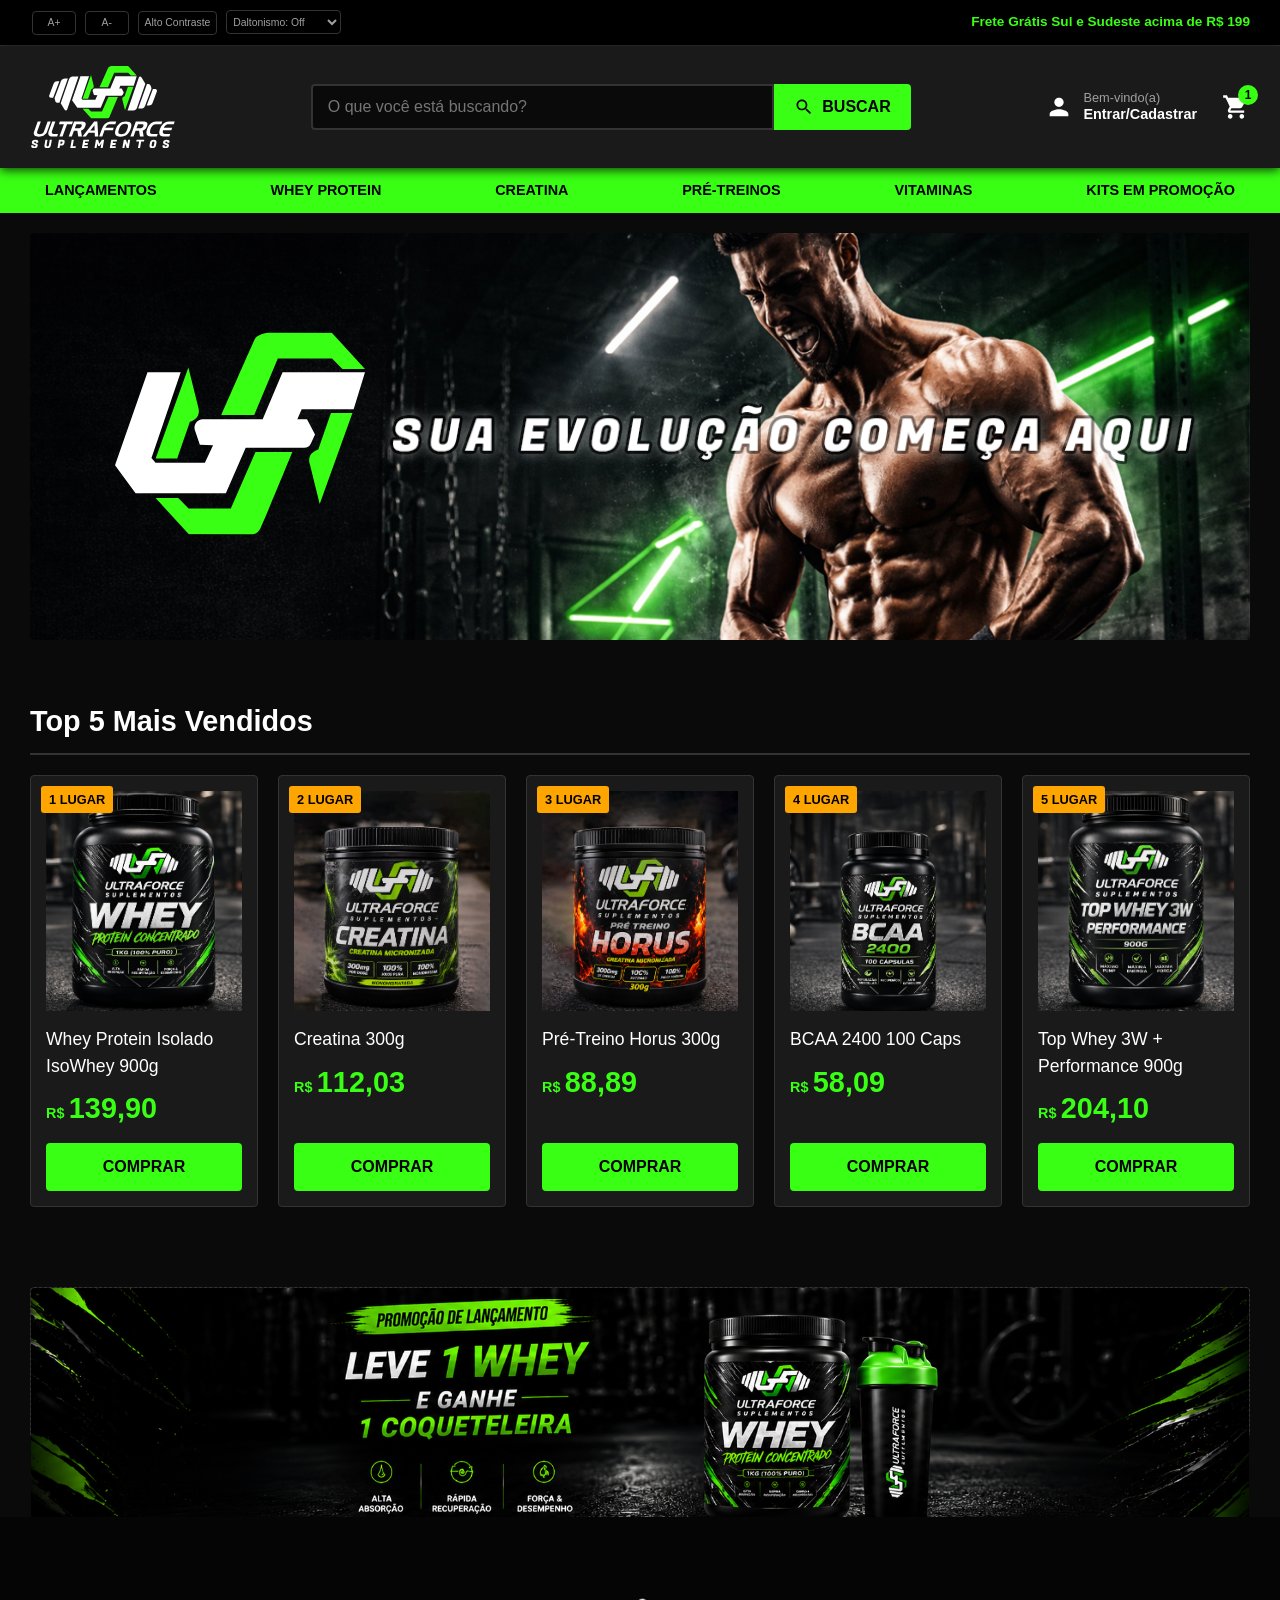
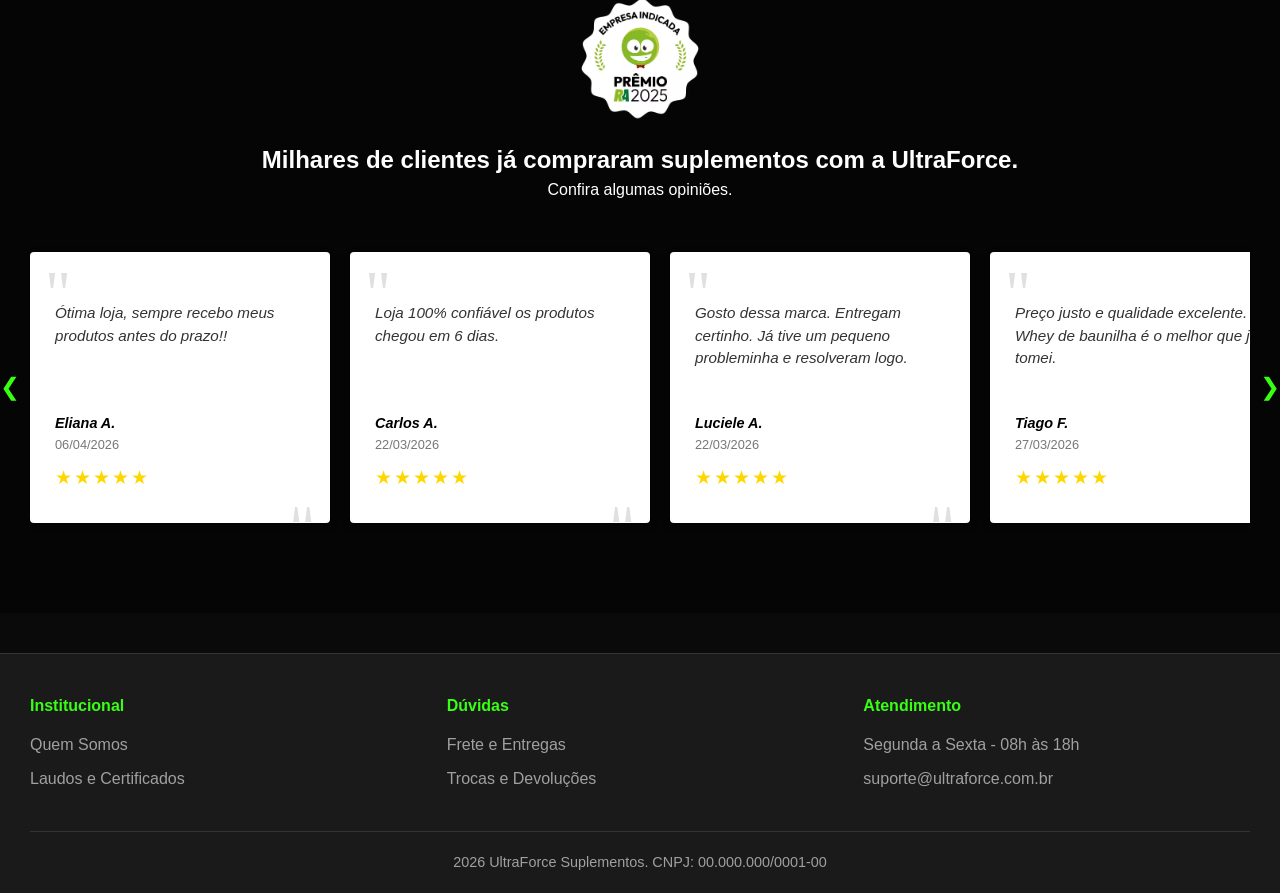
<file: Ultraforce site base/index.html>
<!DOCTYPE html>
<html lang="pt-BR">
<head>
    <meta charset="UTF-8">
    <meta name="viewport" content="width=device-width, initial-scale=1.0">
    <meta name="description" content="UltraForce Suplementos — Whey Protein, Creatina, Pré-Treino e muito mais. Entrega rápida, preço justo e suporte especializado.">
    <title>UltraForce Suplementos | Sua evolução começa aqui</title>
    <link rel="stylesheet" href="style.css">
</head>
<body>

<a href="#main-content" class="skip-link">Ir para o conteúdo principal</a>

    <header class="main-header sticky-header" role="banner">
        <div class="container header-grid">
            <div class="logo">
                
                <a href="index.html" aria-label="ULTRAFORCE Suplementos - Página Inicial">
                    
                <svg xmlns="http://www.w3.org/2000/svg" viewBox="0 0 1700.79 954.93" class="logo-svg" aria-hidden="true" focusable="false">
                    <path d="M564.23,122.15H497.09c-18.79,0-35.65,12.86-42.44,32.36l-97,278.85,46,76.18c7.56,12.52,24.67,10.34,29.49-3.76Z" fill="var(--text-color)"/>
                    <path d="M342.4,429.32,441,144.75H408.65a51.81,51.81,0,0,0-48.44,33.43L287.55,369.69a19.39,19.39,0,0,0-.38,12.65l8.37,26.79A28.77,28.77,0,0,0,323,429.32Z" fill="var(--text-color)"/>
                    <path d="M269.28,371.08l72.59-192.59H314.8a43,43,0,0,0-40.29,28L223.6,343.14A20.71,20.71,0,0,0,243,371.08Z" fill="var(--text-color)"/>
                    <path d="M1136.55,517.77h67.14c18.8,0,35.66-12.86,42.44-32.36l97-278.86-46-76.18c-7.56-12.51-24.67-10.33-29.49,3.77Z" fill="var(--text-color)"/>
                    <path d="M1362,210.59,1259.75,495.17h32.39a51.82,51.82,0,0,0,48.44-33.43l72.66-191.51a19.39,19.39,0,0,0,.37-12.65l-8.37-26.79a28.76,28.76,0,0,0-27.46-20.2Z" fill="var(--text-color)"/>
                    <path d="M1431.5,268.84l-72.58,192.59H1386a43,43,0,0,0,40.3-28l50.9-136.64a20.7,20.7,0,0,0-19.4-27.93Z" fill="var(--text-color)"/>

                    <path d="M1139.94,242.44l-38.33,111.15s-36.37,8.14-24.74,45.17l29.36,117.87,98.59-274.19Z" fill="var(--primary-color)"/>
                    <path d="M1023.65,360.54s-68.11,167.29-96,229.39a32.49,32.49,0,0,1-29.82,19.16l-185.73-1-100-109,68.15,0,31,31.48H838.43l74.3-170Z" fill="var(--primary-color)"/>
                    <path d="M810.36,248.55s72.88-167,100.77-229.07C916.4,7.76,944-.07,956.84,0l185.73,1,100,109.05-68.14,0-31-31.48H980l-71,170Z" fill="var(--primary-color)"/>
                    <path d="M676.94,380l38.34-111.14s36.36-8.15,24.73-45.17L710.65,105.78,612.06,380Z" fill="var(--primary-color)"/>

                    <path d="M754.15,261.89H934.42l59.9-142.09h248.29L1208.4,231.45H1051.86l-13.08,30.17H1068l24.13,45.94-12.48,27.15a22.46,22.46,0,0,1-20.41,13.09H883.31l-59.81,137H551.65l-62-84.81,97.87-280.2h100L599.49,378.33l12.33,14.05H760.43L785,339.58l-39.79-.84-14.83-43.67A25.1,25.1,0,0,1,754.15,261.89Z" fill="var(--text-color)"/>

                    <path d="M126.28,647.76,84.12,763.59q-5.34,14.67,1.89,22.9t26.13,8.22q18.67,0,31.9-8.22a44,44,0,0,0,18.56-22.9l42.16-115.83h36.46L198.57,764.92a74.93,74.93,0,0,1-14.8,24.79,92.61,92.61,0,0,1-22.53,18.23,109.39,109.39,0,0,1-28,11.34,126.4,126.4,0,0,1-31.43,3.89,96.55,96.55,0,0,1-28.7-3.89Q60.6,815.4,53.19,807.94a33.15,33.15,0,0,1-9.26-18.23q-1.86-10.77,3.25-24.79L89.82,647.76Z" fill="var(--text-color)"/>
                    <path d="M234.05,817.39a31.31,31.31,0,0,1-15.12-10.67q-5.56-7.34-6-19.34t5.9-29.35L259,647.76h36.46L256.21,755.59a40,40,0,0,0-2.73,14.22A22.29,22.29,0,0,0,256.4,781a18.77,18.77,0,0,0,8.4,7.45q5.58,2.67,14,2.67h47.57l-10.76,29.56h-60A65.4,65.4,0,0,1,234.05,817.39Z" fill="var(--text-color)"/>
                    <path d="M500.21,647.76l-10.76,29.57H431.2L379,820.72H342.55l52.19-143.39h-58l10.76-29.57Z" fill="var(--text-color)"/>
                    <path d="M511.81,752.7l-24.76,68H450.59l63-173H612a59.07,59.07,0,0,1,19.92,3,26,26,0,0,1,12.83,9.34q4.47,6.35,4.54,16.23t-5,23.9q-5.41,14.89-12.71,24.23a80.1,80.1,0,0,1-14.5,14.79,57,57,0,0,1-13.54,7.89,86.77,86.77,0,0,1-10,3.33l11.55,70.25H561.75l-10.36-68Zm10-27.35h42.68a54,54,0,0,0,11.08-1.11A32.05,32.05,0,0,0,594,713a39.17,39.17,0,0,0,6.36-11.67q2.51-6.89,2.1-11.56a12,12,0,0,0-3.07-7.45,14.51,14.51,0,0,0-7.15-3.89,42.88,42.88,0,0,0-10.26-1.11H539.24Z" fill="var(--text-color)"/>
                    <path d="M747.42,647.76h36.91l10,173h-38.9l-1.61-42H682.64l-32.19,42h-38.9Zm-44,103.82h49.35L750.5,690Z" fill="var(--text-color)"/>
                    <path d="M993.43,677.33H938.52a89.55,89.55,0,0,0-16.24,1.56A52.37,52.37,0,0,0,905.83,685a57.78,57.78,0,0,0-15.18,13q-7.2,8.44-12.13,22h96.71l-10.36,28.45h-96.7l-26.3,72.25H805.41l32.69-89.81a194.73,194.73,0,0,1,15.73-33.46,108.52,108.52,0,0,1,21.67-26.23A93.88,93.88,0,0,1,904.56,654q16.49-6.22,37.61-6.23h62Z" fill="var(--text-color)"/>
                    <path d="M1016,699.34a113.74,113.74,0,0,1,24-28.23,106.65,106.65,0,0,1,33.33-18.9q19.18-6.88,44.75-6.89,25.35,0,39.51,6.89t19.58,18.9q5.4,12,3.39,28.23a160.43,160.43,0,0,1-8.81,34.9,197.93,197.93,0,0,1-16.51,34.69,114.17,114.17,0,0,1-24,28.23,108.51,108.51,0,0,1-33.38,19q-19.21,7-44.56,7-25.57,0-39.69-7t-19.54-19q-5.41-12-3.4-28.23a159.87,159.87,0,0,1,8.74-34.69A199.06,199.06,0,0,1,1016,699.34Zm64-20.45a61.26,61.26,0,0,0-19.49,13.56A77.65,77.65,0,0,0,1047,711.79a219,219,0,0,0-9.62,22.45,194.24,194.24,0,0,0-6.73,22.46q-2.52,10.89-.59,19.34a21.66,21.66,0,0,0,9.63,13.56q7.69,5.11,23.93,5.11t27.53-5.11A61.6,61.6,0,0,0,1110.57,776a77.91,77.91,0,0,0,13.49-19.34,218.17,218.17,0,0,0,9.61-22.46,191.58,191.58,0,0,0,6.73-22.45q2.52-10.89.59-19.34a21.74,21.74,0,0,0-9.51-13.56q-7.59-5.11-23.82-5.12T1080,678.89Z" fill="var(--text-color)"/>
                    <path d="M1230.33,752.7l-24.76,68h-36.46l63-173h98.48a59.07,59.07,0,0,1,19.92,3,26,26,0,0,1,12.83,9.34q4.47,6.35,4.54,16.23t-5,23.9q-5.41,14.89-12.71,24.23a80.1,80.1,0,0,1-14.5,14.79,57,57,0,0,1-13.54,7.89,86.77,86.77,0,0,1-10,3.33l11.55,70.25h-43.35l-10.36-68Zm10-27.35H1283a54,54,0,0,0,11.08-1.11A32.05,32.05,0,0,0,1312.47,713a39,39,0,0,0,6.36-11.67q2.51-6.89,2.1-11.56a12,12,0,0,0-3.07-7.45,14.51,14.51,0,0,0-7.15-3.89,42.88,42.88,0,0,0-10.26-1.11h-42.69Z" fill="var(--text-color)"/>
                    <path d="M1529.21,677.33h-62.47q-22.46,0-37.54,14.56T1404,734.24q-10.12,27.79-5.64,42.36t26.94,14.56h62.47L1477,820.72h-73.14q-35.13,0-45.27-22.23t5.16-64.25q15.29-42,41.61-64.24t61.45-22.24H1540Z" fill="var(--text-color)"/>
                    <path d="M1645.82,748.47h-97.38q-5.13,22.68.89,32.68t24.93,10H1633l-10.76,29.56h-68.7q-35.13,0-45.26-22.23t5.15-64.25q15.3-42,41.62-64.24t61.45-22.24h68.69l-10.76,29.57h-58.69a82.73,82.73,0,0,0-13,1.11,42.24,42.24,0,0,0-14.28,5.34,60.07,60.07,0,0,0-14.77,12.78q-7.44,8.57-14.87,23.46h97.38Z" fill="var(--text-color)"/>

                    <path d="M38.85,927.59q0,9.2,13.27,9.2t13.28-8.27c0-2.93-1.52-5.34-4.54-7.2a44.34,44.34,0,0,0-11-4.67q-6.48-1.87-12.94-4.34a27,27,0,0,1-11-7.73,19.44,19.44,0,0,1-4.53-13.14Q21.38,858,64.46,858q15.75,0,23.81,5.93t8.07,16.48a26.93,26.93,0,0,1-1,7.4,16.64,16.64,0,0,1-2.06,5l-1.07,1.6H68.6a10.75,10.75,0,0,0,2.93-7.73q0-8.67-11.34-8.67Q45.93,878,45.92,887q0,4.53,4.54,7.2a39.57,39.57,0,0,0,11,4.2,134.26,134.26,0,0,1,13,3.8,25.49,25.49,0,0,1,11.07,7.54q4.53,5.26,4.53,13.67,0,16.95-10.13,25.15t-31.22,8.2q-21.07,0-28.81-7.47-5.73-5.6-5.73-15.47a45.11,45.11,0,0,1,.8-8.14l.4-2.13h24l-.27,1.6A12.23,12.23,0,0,0,38.85,927.59Z" fill="var(--text-color)"/>
                    <path d="M230.07,947.93q-10.6,8.87-29.95,8.87t-26.81-8.94Q168,941.72,168,930.92A58.19,58.19,0,0,1,169,920.38l10.8-61.49h24l-10.8,61a43.39,43.39,0,0,0-.53,6.94q0,9.33,11.2,9.33,6.67,0,10.67-3.46T220,919.85l10.8-61h24L244,920.38Q240.67,939.07,230.07,947.93Z" fill="var(--text-color)"/>
                    <path d="M365.12,925.72H349.25l-5.2,29.21H320l16.94-96h40.68q15.07,0,21.48,6.94,4.67,5.34,4.67,13.6a33.82,33.82,0,0,1-.54,5.87l-2.67,15.08q-2,11.07-11.73,18.2T365.12,925.72Zm4.14-46h-12l-4.4,25.21h11.87q10.93,0,12.68-9.74l.93-5.47a15.11,15.11,0,0,0,.27-3.2,7.15,7.15,0,0,0-2-4.4C375.26,880.5,372.81,879.7,369.26,879.7Z" fill="var(--text-color)"/>
                    <path d="M530,954.93H469.17l16.94-96h24l-13.21,75.23h36.82Z" fill="var(--text-color)"/>
                    <path d="M671.65,954.93h-67l16.94-96h67l-3.73,20.81h-43l-3.07,18h35.48l-3.74,20.81H635.1l-2.67,15.6h43Z" fill="var(--text-color)"/>
                    <path d="M793,858.89l14.28,46,30.68-46H863.2l-16.94,96H822.11l9.61-54.15-20.54,32.28H793.7l-9.07-32.28L775,954.93H751l16.94-96Z" fill="var(--text-color)"/>
                    <path d="M996.19,954.93h-67l16.95-96h67l-3.74,20.81H966.44l-3.07,18h35.48l-3.73,20.81H959.64L957,934.12h42.95Z" fill="var(--text-color)"/>
                    <path d="M1166.52,858.89l-16.8,96h-24.15l-16.8-52.55-9.07,52.55h-24.15l16.94-96h24.81L1133.84,908l8.67-49.09Z" fill="var(--text-color)"/>
                    <path d="M1327.66,879.7h-32.82l-13.2,75.23H1257.5l13.2-75.23h-33l3.74-20.81h89.9Z" fill="var(--text-color)"/>
                    <path d="M1441.31,858q32.14,0,32.14,26.27a52.71,52.71,0,0,1-.93,9.48l-4.67,26.67q-3.19,18.55-13.87,27.48t-30,8.94q-19.34,0-26.94-8.94-5.2-6.14-5.2-16.94a57.3,57.3,0,0,1,1.07-10.54l4.66-26.67Q1403.82,858,1441.31,858Zm-13.74,78.16q6.66,0,10.67-3.46t5.6-12.81l4.54-25.61a33.66,33.66,0,0,0,.4-4.8q0-10.82-10.94-10.81-13.74.27-16.41,15.61l-4.53,25.61a43.37,43.37,0,0,0-.54,6.94Q1416.36,936.12,1427.57,936.12Z" fill="var(--text-color)"/>
                    <path d="M1567.49,927.59q0,9.2,13.27,9.2t13.28-8.27c0-2.93-1.52-5.34-4.54-7.2a44.34,44.34,0,0,0-11-4.67q-6.48-1.87-12.94-4.34a26.91,26.91,0,0,1-11-7.73,19.44,19.44,0,0,1-4.53-13.14Q1550,858,1593.1,858q15.74,0,23.81,5.93t8.07,16.48a26.93,26.93,0,0,1-1,7.4,16.64,16.64,0,0,1-2.06,5l-1.07,1.6h-23.61a10.75,10.75,0,0,0,2.93-7.73q0-8.67-11.34-8.67-14.26,0-14.27,9.07,0,4.53,4.54,7.2a39.57,39.57,0,0,0,11,4.2,134.26,134.26,0,0,1,13,3.8,25.49,25.49,0,0,1,11.07,7.54q4.53,5.26,4.53,13.67,0,16.95-10.13,25.15t-31.22,8.2q-21.08,0-28.81-7.47-5.73-5.6-5.74-15.47a46,46,0,0,1,.8-8.14l.4-2.13h24l-.27,1.6A12.23,12.23,0,0,0,1567.49,927.59Z" fill="var(--text-color)"/>
                </svg>
                </a>
            </div>
            
            <form action="busca.html" class="search-container" role="search">
                <input type="text" placeholder="O que você está buscando?" aria-label="Buscar produtos" required>
                <button type="submit" class="btn-search" aria-label="Pesquisar">
                    <svg aria-hidden="true" width="20" height="20" fill="currentColor" viewBox="0 0 24 24"><path d="M15.5 14h-.79l-.28-.27C15.41 12.59 16 11.11 16 9.5 16 5.91 13.09 3 9.5 3S3 5.91 3 9.5 5.91 16 9.5 16c1.61 0 3.09-.59 4.23-1.57l.27.28v.79l5 4.99L20.49 19l-4.99-5zm-6 0C7.01 14 5 11.99 5 9.5S7.01 5 9.5 5 14 7.01 14 9.5 11.99 14 9.5 14z"/></svg>
                    BUSCAR
                </button>
            </form>

            <div class="user-actions">
                <a href="login.html" class="account-link">
                    <svg class="icon-svg" aria-hidden="true" width="28" height="28" fill="currentColor" viewBox="0 0 24 24"><path d="M12 12c2.21 0 4-1.79 4-4s-1.79-4-4-4-4 1.79-4 4 1.79 4 4 4zm0 2c-2.67 0-8 1.34-8 4v2h16v-2c0-2.66-5.33-4-8-4z"/></svg>
                    <div class="text">
                        <small>Bem-vindo(a)</small>
                        <strong>Entrar/Cadastrar</strong>
                    </div>
                </a>
                
                <a href="carrinho.html" class="btn-cart" aria-label="Carrinho de compras">
                    <svg class="icon-svg" aria-hidden="true" width="28" height="28" fill="currentColor" viewBox="0 0 24 24"><path d="M7 18c-1.1 0-1.99.9-1.99 2S5.9 22 7 22s2-.9 2-2-.9-2-2-2zM1 2v2h2l3.6 7.59-1.35 2.45c-.16.28-.25.61-.25.96 0 1.1.9 2 2 2h12v-2H7.42c-.14 0-.25-.11-.25-.25l.03-.12.9-1.63h7.45c.75 0 1.41-.41 1.75-1.03l3.58-6.49c.08-.14.12-.31.12-.48 0-.55-.45-1-1-1H5.21l-.94-2H1zm16 16c-1.1 0-1.99.9-1.99 2s.89 2 1.99 2 2-.9 2-2-.9-2-2-2z"/></svg>
                    <span class="cart-count">1</span>
                </a>
            </div>
        </div>
    </header>

    <nav class="category-nav" aria-label="Categorias de produtos">
        <div class="container">
            <ul>
                <li><a href="busca.html">Lançamentos</a></li>
                <li><a href="busca.html">Whey Protein</a></li>
                <li><a href="busca.html">Creatina</a></li>
                <li><a href="busca.html">Pré-Treinos</a></li>
                <li><a href="busca.html">Vitaminas</a></li>
                <li><a href="busca.html">Kits em Promoção</a></li>
            </ul>
        </div>
    </nav>

    <main id="main-content">

        <section class="hero-banner">
                    <div class="container" style="position: relative;">
                            <img src="img/banner2.png" alt="Oferta Especial UltraForce" class="responsive-banner hero-img">
                            
                            <div class="hero-floating-logo">
                                <svg xmlns="http://www.w3.org/2000/svg" viewBox="0 0 1180.63 954.93">
                                    <path fill="var(--primary-color)" d="M1019.65,380.15,959.54,554.43s-57,12.77-38.79,70.83l46,184.82,154.59-429.93Z" />
                                    <path fill="var(--primary-color)" d="M837.3,565.33S730.5,827.65,686.76,925a50.93,50.93,0,0,1-46.75,30l-291.22-1.53-156.87-171,106.85-.06,48.6,49.36H546.86l116.52-266.5Z" />
                                    <path fill="var(--primary-color)" d="M502.86,389.73s114.27-261.8,158-359.18C669.13,12.16,712.39-.11,732.55,0l291.22,1.53,156.86,171-106.85.06-48.59-49.36H768.86l-111.4,266.5Z" />
                                    <path fill="var(--primary-color)" d="M293.66,595.79l60.1-174.28s57-12.77,38.79-70.83l-46-184.82L191.92,595.79Z" />
                                    
                                    <path fill="var(--text-color)" d="M414.72,410.65H697.38l93.93-222.8h389.32L1127,362.91H881.53L861,410.23H906.8l37.82,72-19.55,42.56a35.24,35.24,0,0,1-32,20.53H617.24L523.46,760.2H97.19L0,627.2,153.45,187.85H310.32L172.21,593.22l19.33,22h233l38.51-82.79-62.38-1.32-23.26-68.47A39.37,39.37,0,0,1,414.72,410.65Z" />
                                </svg>
                            </div>
                    </div>
                </section>

        <section class="products-section container" aria-labelledby="title-top5">
            <div class="section-header">
                <h2 id="title-top5">Top 5 Mais Vendidos</h2>
            </div>
            
            <div class="products-grid top-5-grid">
                <article class="product-card">
                    <div class="product-badge top-seller">1 Lugar</div>
                    <a href="produto.html" aria-hidden="true" tabindex="-1">
                        <div class="product-image"><img src="img/whey.png" alt="Whey Protein Isolado" style="width: 100%; height: 100%; object-fit: cover;"></div>
                    </a>
                    <div class="product-info">
                        <a href="produto.html"><h3 class="product-title">Whey Protein Isolado IsoWhey 900g</h3></a>
                        <div class="price-container">
                            <div class="current-price">
                                <span class="currency">R$</span> <span class="value">139,90</span>
                            </div>
                        </div>
                        <a href="produto.html" class="btn-buy" style="display: block; text-align: center; box-sizing: border-box;" aria-label="Comprar Whey Protein Isolado">COMPRAR</a>
                    </div>
                </article>
                
                <article class="product-card">
                    <div class="product-badge top-seller">2 Lugar</div>
                    <a href="404.html" aria-hidden="true" tabindex="-1">
                        <div class="product-image"><img src="img/creatina.png" alt="Creatina 300g" style="width: 100%; height: 100%; object-fit: cover;"></div>
                    </a>
                    <div class="product-info">
                        <a href="404.html"><h3 class="product-title">Creatina 300g</h3></a>
                        <div class="price-container">
                            <div class="current-price">
                                <span class="currency">R$</span> <span class="value">112,03</span>
                            </div>
                        </div>
                        <a href="404.html" class="btn-buy" style="display: block; text-align: center; box-sizing: border-box;" aria-label="Comprar Creatina">COMPRAR</a>
                    </div>
                </article>

                <article class="product-card">
                    <div class="product-badge top-seller">3 Lugar</div>
                    <a href="404.html" aria-hidden="true" tabindex="-1">
                        <div class="product-image"><img src="img/horus.png" alt="Pré-Treino Horus 300g" style="width: 100%; height: 100%; object-fit: cover;"></div>
                    </a>
                    <div class="product-info">
                        <a href="404.html"><h3 class="product-title">Pré-Treino Horus 300g</h3></a>
                        <div class="price-container">
                            <div class="current-price">
                                <span class="currency">R$</span> <span class="value">88,89</span>
                            </div>
                        </div>
                        <a href="404.html" class="btn-buy" style="display: block; text-align: center; box-sizing: border-box;" aria-label="Comprar Pré-Treino">COMPRAR</a>
                    </div>
                </article>

                <article class="product-card">
                    <div class="product-badge top-seller">4 Lugar</div>
                    <a href="404.html" aria-hidden="true" tabindex="-1">
                        <div class="product-image"><img src="img/bcaa.png" alt="BCAA 2400 100 Cápsulas" style="width: 100%; height: 100%; object-fit: cover;"></div>
                    </a>
                    <div class="product-info">
                        <a href="404.html"><h3 class="product-title">BCAA 2400 100 Caps</h3></a>
                        <div class="price-container">
                            <div class="current-price">
                                <span class="currency">R$</span> <span class="value">58,09</span>
                            </div>
                        </div>
                        <a href="404.html" class="btn-buy" style="display: block; text-align: center; box-sizing: border-box;" aria-label="Comprar BCAA">COMPRAR</a>
                    </div>
                </article>

                <article class="product-card">
                    <div class="product-badge top-seller">5 Lugar</div>
                    <a href="404.html" aria-hidden="true" tabindex="-1">
                        <div class="product-image"><img src="img/topwhey.png" alt="Top Whey 3W Performance 900g" style="width: 100%; height: 100%; object-fit: cover;"></div>
                    </a>
                    <div class="product-info">
                        <a href="404.html"><h3 class="product-title">Top Whey 3W + Performance 900g</h3></a>
                        <div class="price-container">
                            <div class="current-price">
                                <span class="currency">R$</span> <span class="value">204,10</span>
                            </div>
                        </div>
                        <a href="404.html" class="btn-buy" style="display: block; text-align: center; box-sizing: border-box;" aria-label="Comprar Whey">COMPRAR</a>
                    </div>
                </article>
            </div>
        </section>

        <section class="secondary-banner-section">
            <div class="container">
                <div class="secondary-banner-placeholder" style="width: 100%; display: block;">
                    <a href="produto.html" aria-label="Ver promoção" style="display: block; width: 100%;">
                        <img src="img/promoção2.png" alt="Promoção - Ganhe uma Coqueteleira" class="responsive-banner promo-img">
                    </a>
                </div>
            </div>
        </section>
        
        <section class="testimonials-section" aria-labelledby="testimonials-title">
            <div class="testimonials-bg"> 
                <div class="container">
                    <div class="testimonials-header">
                        <div class="ra-logo-placeholder"><img src="img/logo-reclame-aqui.avif" alt="ReclameAqui" style="width: 20%; height: 20%; object-fit: contain;"></div>
                        <h2 id="testimonials-title">Milhares de clientes já compraram suplementos com a UltraForce.</h2>
                        <p>Confira algumas opiniões.</p>
                    </div>

                    <div class="carousel-wrapper">
                        <button class="carousel-btn prev" id="btn-prev" aria-label="Ver avaliações anteriores">&#10094;</button>
                        
                        <div class="carousel-track" id="testimonial-track" role="region" aria-label="Carrossel de avaliações" tabindex="0">
                            <article class="testimonial-card">
                                <span class="quote-icon" aria-hidden="true">"</span>
                                <blockquote>Ótima loja, sempre recebo meus produtos antes do prazo!!</blockquote>
                                <cite>Eliana A.</cite>
                                <time datetime="2026-04-06">06/04/2026</time>
                                <div class="stars" aria-label="Avaliação 5 de 5 estrelas">★★★★★</div>
                                <span class="quote-icon bottom" aria-hidden="true">"</span>
                            </article>

                            <article class="testimonial-card">
                                <span class="quote-icon" aria-hidden="true">"</span>
                                <blockquote>Loja 100% confiável os produtos chegou em 6 dias.</blockquote>
                                <cite>Carlos A.</cite>
                                <time datetime="2026-03-22">22/03/2026</time>
                                <div class="stars" aria-label="Avaliação 5 de 5 estrelas">★★★★★</div>
                                <span class="quote-icon bottom" aria-hidden="true">"</span>
                            </article>
                            
                            <article class="testimonial-card">
                                <span class="quote-icon" aria-hidden="true">"</span>
                                <blockquote>Gosto dessa marca. Entregam certinho. Já tive um pequeno probleminha e resolveram logo.</blockquote>
                                <cite>Luciele A.</cite>
                                <time datetime="2026-03-22">22/03/2026</time>
                                <div class="stars" aria-label="Avaliação 5 de 5 estrelas">★★★★★</div>
                                <span class="quote-icon bottom" aria-hidden="true">"</span>
                            </article>

                            <article class="testimonial-card">
                                <span class="quote-icon" aria-hidden="true">"</span>
                                <blockquote>Preço justo e qualidade excelente. O Whey de baunilha é o melhor que já tomei.</blockquote>
                                <cite>Tiago F.</cite>
                                <time datetime="2026-03-27">27/03/2026</time>
                                <div class="stars" aria-label="Avaliação 5 de 5 estrelas">★★★★★</div>
                                <span class="quote-icon bottom" aria-hidden="true">"</span>
                            </article>

                             <article class="testimonial-card">
                                <span class="quote-icon" aria-hidden="true">"</span>
                                <blockquote>Preção e qualidade muito boa, gostei até mais desse que o Cinza de Cigarro + Césio137 da outra marca.</blockquote>
                                <cite>Marcelo S.</cite>
                                <time datetime="2026-04-05">05/04/2026</time>
                                <div class="stars" aria-label="Avaliação 5 de 5 estrelas">★★★★★</div>
                                <span class="quote-icon bottom" aria-hidden="true">"</span>
                            </article>
                        </div>

                        <button class="carousel-btn next" id="btn-next" aria-label="Ver próximas avaliações">&#10095;</button>
                    </div>
                </div>
            </div>
        </section>
    </main>

    <footer class="main-footer">
        <div class="container">
            <div class="footer-grid">
                <div>
                    <h4>Institucional</h4>
                    <ul>
                        <li><a href="quem-somos.html">Quem Somos</a></li>
                        <li><a href="#">Laudos e Certificados</a></li>
                    </ul>
                </div>
                <div>
                    <h4>Dúvidas</h4>
                    <ul>
                        <li><a href="#">Frete e Entregas</a></li>
                        <li><a href="#">Trocas e Devoluções</a></li>
                    </ul>
                </div>
                <div>
                    <h4>Atendimento</h4>
                    <p>Segunda a Sexta - 08h às 18h</p>
                    <p>suporte@ultraforce.com.br</p>
                </div>
            </div>
            <div class="footer-bottom">
                <p>2026 UltraForce Suplementos. CNPJ: 00.000.000/0001-00</p>
            </div>
        </div>
    </footer>

    <script src="script.js"></script>
</body>
</html>
</file>
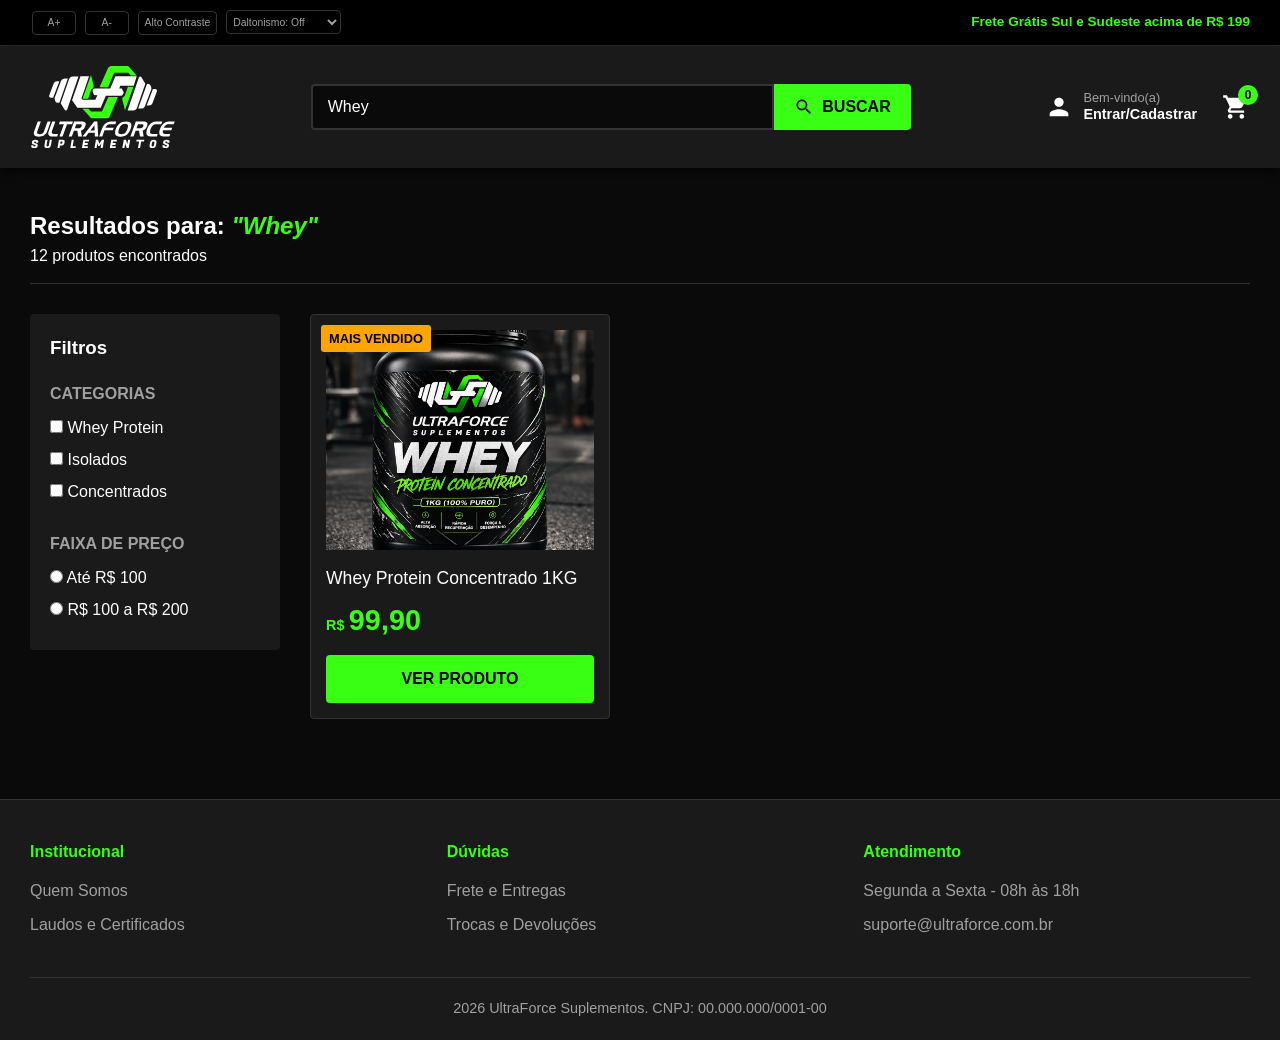
<file: Ultraforce site base/busca.html>
<!DOCTYPE html>
<html lang="pt-BR">
<head>
    <meta charset="UTF-8">
    <meta name="viewport" content="width=device-width, initial-scale=1.0">
    <title>Resultados da Busca | UltraForce</title>
    <link rel="stylesheet" href="style.css">
</head>
<body>
<a href="#main-content" class="skip-link">Ir para o conteúdo principal</a>
<header class="main-header sticky-header" role="banner">
        <div class="container header-grid">
            <div class="logo">
                
                <a href="index.html" aria-label="ULTRAFORCE Suplementos - Página Inicial">
                    
                <svg xmlns="http://www.w3.org/2000/svg" viewBox="0 0 1700.79 954.93" class="logo-svg" aria-hidden="true" focusable="false">
                    <path d="M564.23,122.15H497.09c-18.79,0-35.65,12.86-42.44,32.36l-97,278.85,46,76.18c7.56,12.52,24.67,10.34,29.49-3.76Z" fill="var(--text-color)"/>
                    <path d="M342.4,429.32,441,144.75H408.65a51.81,51.81,0,0,0-48.44,33.43L287.55,369.69a19.39,19.39,0,0,0-.38,12.65l8.37,26.79A28.77,28.77,0,0,0,323,429.32Z" fill="var(--text-color)"/>
                    <path d="M269.28,371.08l72.59-192.59H314.8a43,43,0,0,0-40.29,28L223.6,343.14A20.71,20.71,0,0,0,243,371.08Z" fill="var(--text-color)"/>
                    <path d="M1136.55,517.77h67.14c18.8,0,35.66-12.86,42.44-32.36l97-278.86-46-76.18c-7.56-12.51-24.67-10.33-29.49,3.77Z" fill="var(--text-color)"/>
                    <path d="M1362,210.59,1259.75,495.17h32.39a51.82,51.82,0,0,0,48.44-33.43l72.66-191.51a19.39,19.39,0,0,0,.37-12.65l-8.37-26.79a28.76,28.76,0,0,0-27.46-20.2Z" fill="var(--text-color)"/>
                    <path d="M1431.5,268.84l-72.58,192.59H1386a43,43,0,0,0,40.3-28l50.9-136.64a20.7,20.7,0,0,0-19.4-27.93Z" fill="var(--text-color)"/>

                    <path d="M1139.94,242.44l-38.33,111.15s-36.37,8.14-24.74,45.17l29.36,117.87,98.59-274.19Z" fill="var(--primary-color)"/>
                    <path d="M1023.65,360.54s-68.11,167.29-96,229.39a32.49,32.49,0,0,1-29.82,19.16l-185.73-1-100-109,68.15,0,31,31.48H838.43l74.3-170Z" fill="var(--primary-color)"/>
                    <path d="M810.36,248.55s72.88-167,100.77-229.07C916.4,7.76,944-.07,956.84,0l185.73,1,100,109.05-68.14,0-31-31.48H980l-71,170Z" fill="var(--primary-color)"/>
                    <path d="M676.94,380l38.34-111.14s36.36-8.15,24.73-45.17L710.65,105.78,612.06,380Z" fill="var(--primary-color)"/>

                    <path d="M754.15,261.89H934.42l59.9-142.09h248.29L1208.4,231.45H1051.86l-13.08,30.17H1068l24.13,45.94-12.48,27.15a22.46,22.46,0,0,1-20.41,13.09H883.31l-59.81,137H551.65l-62-84.81,97.87-280.2h100L599.49,378.33l12.33,14.05H760.43L785,339.58l-39.79-.84-14.83-43.67A25.1,25.1,0,0,1,754.15,261.89Z" fill="var(--text-color)"/>

                    <path d="M126.28,647.76,84.12,763.59q-5.34,14.67,1.89,22.9t26.13,8.22q18.67,0,31.9-8.22a44,44,0,0,0,18.56-22.9l42.16-115.83h36.46L198.57,764.92a74.93,74.93,0,0,1-14.8,24.79,92.61,92.61,0,0,1-22.53,18.23,109.39,109.39,0,0,1-28,11.34,126.4,126.4,0,0,1-31.43,3.89,96.55,96.55,0,0,1-28.7-3.89Q60.6,815.4,53.19,807.94a33.15,33.15,0,0,1-9.26-18.23q-1.86-10.77,3.25-24.79L89.82,647.76Z" fill="var(--text-color)"/>
                    <path d="M234.05,817.39a31.31,31.31,0,0,1-15.12-10.67q-5.56-7.34-6-19.34t5.9-29.35L259,647.76h36.46L256.21,755.59a40,40,0,0,0-2.73,14.22A22.29,22.29,0,0,0,256.4,781a18.77,18.77,0,0,0,8.4,7.45q5.58,2.67,14,2.67h47.57l-10.76,29.56h-60A65.4,65.4,0,0,1,234.05,817.39Z" fill="var(--text-color)"/>
                    <path d="M500.21,647.76l-10.76,29.57H431.2L379,820.72H342.55l52.19-143.39h-58l10.76-29.57Z" fill="var(--text-color)"/>
                    <path d="M511.81,752.7l-24.76,68H450.59l63-173H612a59.07,59.07,0,0,1,19.92,3,26,26,0,0,1,12.83,9.34q4.47,6.35,4.54,16.23t-5,23.9q-5.41,14.89-12.71,24.23a80.1,80.1,0,0,1-14.5,14.79,57,57,0,0,1-13.54,7.89,86.77,86.77,0,0,1-10,3.33l11.55,70.25H561.75l-10.36-68Zm10-27.35h42.68a54,54,0,0,0,11.08-1.11A32.05,32.05,0,0,0,594,713a39.17,39.17,0,0,0,6.36-11.67q2.51-6.89,2.1-11.56a12,12,0,0,0-3.07-7.45,14.51,14.51,0,0,0-7.15-3.89,42.88,42.88,0,0,0-10.26-1.11H539.24Z" fill="var(--text-color)"/>
                    <path d="M747.42,647.76h36.91l10,173h-38.9l-1.61-42H682.64l-32.19,42h-38.9Zm-44,103.82h49.35L750.5,690Z" fill="var(--text-color)"/>
                    <path d="M993.43,677.33H938.52a89.55,89.55,0,0,0-16.24,1.56A52.37,52.37,0,0,0,905.83,685a57.78,57.78,0,0,0-15.18,13q-7.2,8.44-12.13,22h96.71l-10.36,28.45h-96.7l-26.3,72.25H805.41l32.69-89.81a194.73,194.73,0,0,1,15.73-33.46,108.52,108.52,0,0,1,21.67-26.23A93.88,93.88,0,0,1,904.56,654q16.49-6.22,37.61-6.23h62Z" fill="var(--text-color)"/>
                    <path d="M1016,699.34a113.74,113.74,0,0,1,24-28.23,106.65,106.65,0,0,1,33.33-18.9q19.18-6.88,44.75-6.89,25.35,0,39.51,6.89t19.58,18.9q5.4,12,3.39,28.23a160.43,160.43,0,0,1-8.81,34.9,197.93,197.93,0,0,1-16.51,34.69,114.17,114.17,0,0,1-24,28.23,108.51,108.51,0,0,1-33.38,19q-19.21,7-44.56,7-25.57,0-39.69-7t-19.54-19q-5.41-12-3.4-28.23a159.87,159.87,0,0,1,8.74-34.69A199.06,199.06,0,0,1,1016,699.34Zm64-20.45a61.26,61.26,0,0,0-19.49,13.56A77.65,77.65,0,0,0,1047,711.79a219,219,0,0,0-9.62,22.45,194.24,194.24,0,0,0-6.73,22.46q-2.52,10.89-.59,19.34a21.66,21.66,0,0,0,9.63,13.56q7.69,5.11,23.93,5.11t27.53-5.11A61.6,61.6,0,0,0,1110.57,776a77.91,77.91,0,0,0,13.49-19.34,218.17,218.17,0,0,0,9.61-22.46,191.58,191.58,0,0,0,6.73-22.45q2.52-10.89.59-19.34a21.74,21.74,0,0,0-9.51-13.56q-7.59-5.11-23.82-5.12T1080,678.89Z" fill="var(--text-color)"/>
                    <path d="M1230.33,752.7l-24.76,68h-36.46l63-173h98.48a59.07,59.07,0,0,1,19.92,3,26,26,0,0,1,12.83,9.34q4.47,6.35,4.54,16.23t-5,23.9q-5.41,14.89-12.71,24.23a80.1,80.1,0,0,1-14.5,14.79,57,57,0,0,1-13.54,7.89,86.77,86.77,0,0,1-10,3.33l11.55,70.25h-43.35l-10.36-68Zm10-27.35H1283a54,54,0,0,0,11.08-1.11A32.05,32.05,0,0,0,1312.47,713a39,39,0,0,0,6.36-11.67q2.51-6.89,2.1-11.56a12,12,0,0,0-3.07-7.45,14.51,14.51,0,0,0-7.15-3.89,42.88,42.88,0,0,0-10.26-1.11h-42.69Z" fill="var(--text-color)"/>
                    <path d="M1529.21,677.33h-62.47q-22.46,0-37.54,14.56T1404,734.24q-10.12,27.79-5.64,42.36t26.94,14.56h62.47L1477,820.72h-73.14q-35.13,0-45.27-22.23t5.16-64.25q15.29-42,41.61-64.24t61.45-22.24H1540Z" fill="var(--text-color)"/>
                    <path d="M1645.82,748.47h-97.38q-5.13,22.68.89,32.68t24.93,10H1633l-10.76,29.56h-68.7q-35.13,0-45.26-22.23t5.15-64.25q15.3-42,41.62-64.24t61.45-22.24h68.69l-10.76,29.57h-58.69a82.73,82.73,0,0,0-13,1.11,42.24,42.24,0,0,0-14.28,5.34,60.07,60.07,0,0,0-14.77,12.78q-7.44,8.57-14.87,23.46h97.38Z" fill="var(--text-color)"/>

                    <path d="M38.85,927.59q0,9.2,13.27,9.2t13.28-8.27c0-2.93-1.52-5.34-4.54-7.2a44.34,44.34,0,0,0-11-4.67q-6.48-1.87-12.94-4.34a27,27,0,0,1-11-7.73,19.44,19.44,0,0,1-4.53-13.14Q21.38,858,64.46,858q15.75,0,23.81,5.93t8.07,16.48a26.93,26.93,0,0,1-1,7.4,16.64,16.64,0,0,1-2.06,5l-1.07,1.6H68.6a10.75,10.75,0,0,0,2.93-7.73q0-8.67-11.34-8.67Q45.93,878,45.92,887q0,4.53,4.54,7.2a39.57,39.57,0,0,0,11,4.2,134.26,134.26,0,0,1,13,3.8,25.49,25.49,0,0,1,11.07,7.54q4.53,5.26,4.53,13.67,0,16.95-10.13,25.15t-31.22,8.2q-21.07,0-28.81-7.47-5.73-5.6-5.73-15.47a45.11,45.11,0,0,1,.8-8.14l.4-2.13h24l-.27,1.6A12.23,12.23,0,0,0,38.85,927.59Z" fill="var(--text-color)"/>
                    <path d="M230.07,947.93q-10.6,8.87-29.95,8.87t-26.81-8.94Q168,941.72,168,930.92A58.19,58.19,0,0,1,169,920.38l10.8-61.49h24l-10.8,61a43.39,43.39,0,0,0-.53,6.94q0,9.33,11.2,9.33,6.67,0,10.67-3.46T220,919.85l10.8-61h24L244,920.38Q240.67,939.07,230.07,947.93Z" fill="var(--text-color)"/>
                    <path d="M365.12,925.72H349.25l-5.2,29.21H320l16.94-96h40.68q15.07,0,21.48,6.94,4.67,5.34,4.67,13.6a33.82,33.82,0,0,1-.54,5.87l-2.67,15.08q-2,11.07-11.73,18.2T365.12,925.72Zm4.14-46h-12l-4.4,25.21h11.87q10.93,0,12.68-9.74l.93-5.47a15.11,15.11,0,0,0,.27-3.2,7.15,7.15,0,0,0-2-4.4C375.26,880.5,372.81,879.7,369.26,879.7Z" fill="var(--text-color)"/>
                    <path d="M530,954.93H469.17l16.94-96h24l-13.21,75.23h36.82Z" fill="var(--text-color)"/>
                    <path d="M671.65,954.93h-67l16.94-96h67l-3.73,20.81h-43l-3.07,18h35.48l-3.74,20.81H635.1l-2.67,15.6h43Z" fill="var(--text-color)"/>
                    <path d="M793,858.89l14.28,46,30.68-46H863.2l-16.94,96H822.11l9.61-54.15-20.54,32.28H793.7l-9.07-32.28L775,954.93H751l16.94-96Z" fill="var(--text-color)"/>
                    <path d="M996.19,954.93h-67l16.95-96h67l-3.74,20.81H966.44l-3.07,18h35.48l-3.73,20.81H959.64L957,934.12h42.95Z" fill="var(--text-color)"/>
                    <path d="M1166.52,858.89l-16.8,96h-24.15l-16.8-52.55-9.07,52.55h-24.15l16.94-96h24.81L1133.84,908l8.67-49.09Z" fill="var(--text-color)"/>
                    <path d="M1327.66,879.7h-32.82l-13.2,75.23H1257.5l13.2-75.23h-33l3.74-20.81h89.9Z" fill="var(--text-color)"/>
                    <path d="M1441.31,858q32.14,0,32.14,26.27a52.71,52.71,0,0,1-.93,9.48l-4.67,26.67q-3.19,18.55-13.87,27.48t-30,8.94q-19.34,0-26.94-8.94-5.2-6.14-5.2-16.94a57.3,57.3,0,0,1,1.07-10.54l4.66-26.67Q1403.82,858,1441.31,858Zm-13.74,78.16q6.66,0,10.67-3.46t5.6-12.81l4.54-25.61a33.66,33.66,0,0,0,.4-4.8q0-10.82-10.94-10.81-13.74.27-16.41,15.61l-4.53,25.61a43.37,43.37,0,0,0-.54,6.94Q1416.36,936.12,1427.57,936.12Z" fill="var(--text-color)"/>
                    <path d="M1567.49,927.59q0,9.2,13.27,9.2t13.28-8.27c0-2.93-1.52-5.34-4.54-7.2a44.34,44.34,0,0,0-11-4.67q-6.48-1.87-12.94-4.34a26.91,26.91,0,0,1-11-7.73,19.44,19.44,0,0,1-4.53-13.14Q1550,858,1593.1,858q15.74,0,23.81,5.93t8.07,16.48a26.93,26.93,0,0,1-1,7.4,16.64,16.64,0,0,1-2.06,5l-1.07,1.6h-23.61a10.75,10.75,0,0,0,2.93-7.73q0-8.67-11.34-8.67-14.26,0-14.27,9.07,0,4.53,4.54,7.2a39.57,39.57,0,0,0,11,4.2,134.26,134.26,0,0,1,13,3.8,25.49,25.49,0,0,1,11.07,7.54q4.53,5.26,4.53,13.67,0,16.95-10.13,25.15t-31.22,8.2q-21.08,0-28.81-7.47-5.73-5.6-5.74-15.47a46,46,0,0,1,.8-8.14l.4-2.13h24l-.27,1.6A12.23,12.23,0,0,0,1567.49,927.59Z" fill="var(--text-color)"/>
                </svg>
                </a>
            </div>
            
            <form action="busca.html" class="search-container" role="search">
                <input type="text" placeholder="O que você está buscando?" aria-label="Buscar produtos" value="Whey" required>
                <button type="submit" class="btn-search" aria-label="Pesquisar">
                    <svg aria-hidden="true" width="20" height="20" fill="currentColor" viewBox="0 0 24 24"><path d="M15.5 14h-.79l-.28-.27C15.41 12.59 16 11.11 16 9.5 16 5.91 13.09 3 9.5 3S3 5.91 3 9.5 5.91 16 9.5 16c1.61 0 3.09-.59 4.23-1.57l.27.28v.79l5 4.99L20.49 19l-4.99-5zm-6 0C7.01 14 5 11.99 5 9.5S7.01 5 9.5 5 14 7.01 14 9.5 11.99 14 9.5 14z"/></svg>
                    BUSCAR
                </button>
            </form>

            <div class="user-actions">
                <a href="login.html" class="account-link">
                    <svg class="icon-svg" aria-hidden="true" width="28" height="28" fill="currentColor" viewBox="0 0 24 24"><path d="M12 12c2.21 0 4-1.79 4-4s-1.79-4-4-4-4 1.79-4 4 1.79 4 4 4zm0 2c-2.67 0-8 1.34-8 4v2h16v-2c0-2.66-5.33-4-8-4z"/></svg>
                    <div class="text">
                        <small>Bem-vindo(a)</small>
                        <strong>Entrar/Cadastrar</strong>
                    </div>
                </a>
                <a href="carrinho.html" class="btn-cart" aria-label="Carrinho de compras">
                    <svg class="icon-svg" aria-hidden="true" width="28" height="28" fill="currentColor" viewBox="0 0 24 24"><path d="M7 18c-1.1 0-1.99.9-1.99 2S5.9 22 7 22s2-.9 2-2-.9-2-2-2zM1 2v2h2l3.6 7.59-1.35 2.45c-.16.28-.25.61-.25.96 0 1.1.9 2 2 2h12v-2H7.42c-.14 0-.25-.11-.25-.25l.03-.12.9-1.63h7.45c.75 0 1.41-.41 1.75-1.03l3.58-6.49c.08-.14.12-.31.12-.48 0-.55-.45-1-1-1H5.21l-.94-2H1zm16 16c-1.1 0-1.99.9-1.99 2s.89 2 1.99 2 2-.9 2-2-.9-2-2-2z"/></svg>
                    <span class="cart-count">0</span>
                </a>
            </div>
        </div>
    </header>

    <main id="main-content" class="container page-spacing">
        <div class="search-header">
            <h2>Resultados para: <span class="search-term">"Whey"</span></h2>
            <p>12 produtos encontrados</p>
        </div>

        <div class="search-layout">
            <aside class="search-filters" aria-label="Filtros de pesquisa">
                <h3>Filtros</h3>
                <div class="filter-group">
                    <fieldset>
                        <legend>Categorias</legend>
                        <label><input type="checkbox"> Whey Protein</label>
                        <label><input type="checkbox"> Isolados</label>
                        <label><input type="checkbox"> Concentrados</label>
                    </fieldset>
                </div>
                <div class="filter-group">
                    <fieldset>
                        <legend>Faixa de Preço</legend>
                        <label><input type="radio" name="price"> Até R$ 100</label>
                        <label><input type="radio" name="price"> R$ 100 a R$ 200</label>
                    </fieldset>
                </div>
            </aside>

            <div class="products-grid" role="list">
                <article class="product-card">
                    <div class="product-badge top-seller">Mais Vendido</div>
                    <a href="produto.html" aria-hidden="true" tabindex="-1">
                        <div class="product-image"><img src="img/whey.png" alt="Whey Protein Isolado" style="width: 100%; height: 100%; object-fit: cover;"></div>
                    </a>
                    <div class="product-info">
                        <a href="produto.html"><h3 class="product-title">Whey Protein Concentrado 1KG</h3></a>
                        <div class="price-container">
                            <div class="current-price">
                                <span class="currency">R$</span> <span class="value">99,90</span>
                            </div>
                        </div>
                        <a href="produto.html" class="btn-buy" style="display: block; text-align: center; box-sizing: border-box;" aria-label="Ver detalhes do Whey">VER PRODUTO</a>
                    </div>
                </article>
            </div>
        </div>
    </main>

        <footer class="main-footer">
        <div class="container">
            <div class="footer-grid">
                <div>
                    <h4>Institucional</h4>
                    <ul>
                        <li><a href="quem-somos.html">Quem Somos</a></li>
                        <li><a href="#">Laudos e Certificados</a></li>
                    </ul>
                </div>
                <div>
                    <h4>Dúvidas</h4>
                    <ul>
                        <li><a href="#">Frete e Entregas</a></li>
                        <li><a href="#">Trocas e Devoluções</a></li>
                    </ul>
                </div>
                <div>
                    <h4>Atendimento</h4>
                    <p>Segunda a Sexta - 08h às 18h</p>
                    <p>suporte@ultraforce.com.br</p>
                </div>
            </div>
            <div class="footer-bottom">
                <p>2026 UltraForce Suplementos. CNPJ: 00.000.000/0001-00</p>
            </div>
        </div>
    </footer>

    <script src="script.js"></script>
</body>
</html>
</file>
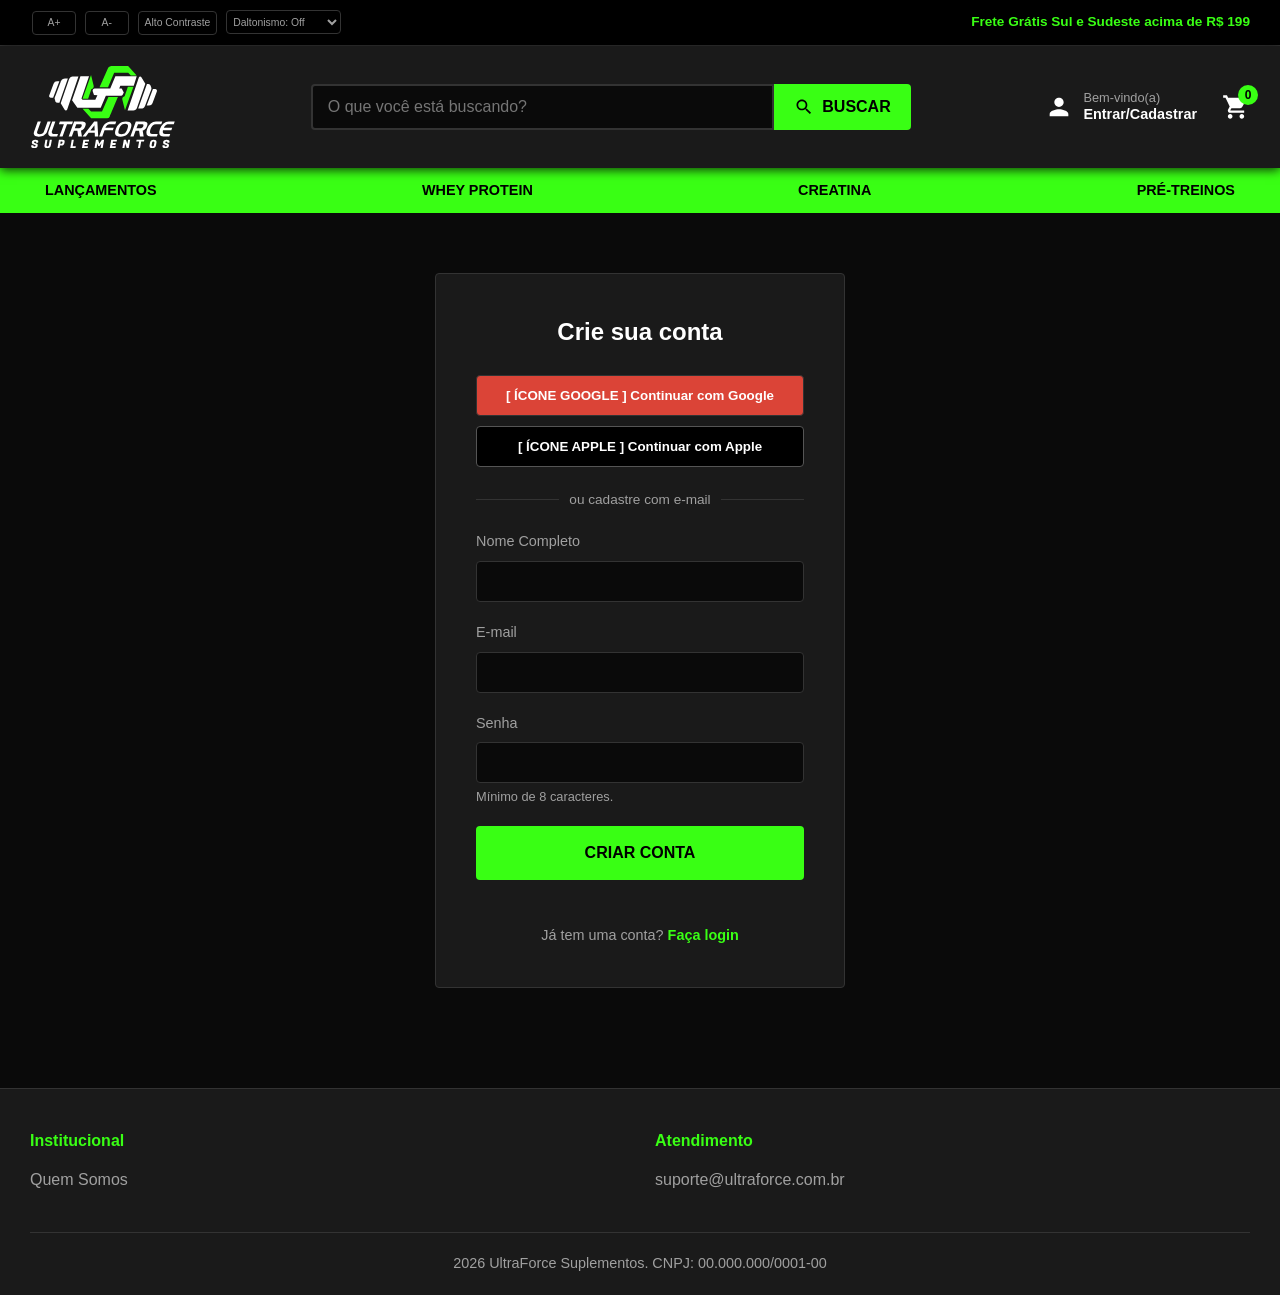
<file: Ultraforce site base/cadastro.html>
<!DOCTYPE html>
<html lang="pt-BR">
<head>
    <meta charset="UTF-8">
    <meta name="viewport" content="width=device-width, initial-scale=1.0">
    <title>Criar Conta | UltraForce</title>
    <link rel="stylesheet" href="style.css">
</head>
<body>
<a href="#form-cadastro" class="skip-link">Ir para o formulário de cadastro</a>

    <header class="main-header sticky-header" role="banner">
        <div class="container header-grid">
            <div class="logo">
                
                <a href="index.html" aria-label="ULTRAFORCE Suplementos - Página Inicial">
                    
                <svg xmlns="http://www.w3.org/2000/svg" viewBox="0 0 1700.79 954.93" class="logo-svg" aria-hidden="true" focusable="false">
                    <path d="M564.23,122.15H497.09c-18.79,0-35.65,12.86-42.44,32.36l-97,278.85,46,76.18c7.56,12.52,24.67,10.34,29.49-3.76Z" fill="var(--text-color)"/>
                    <path d="M342.4,429.32,441,144.75H408.65a51.81,51.81,0,0,0-48.44,33.43L287.55,369.69a19.39,19.39,0,0,0-.38,12.65l8.37,26.79A28.77,28.77,0,0,0,323,429.32Z" fill="var(--text-color)"/>
                    <path d="M269.28,371.08l72.59-192.59H314.8a43,43,0,0,0-40.29,28L223.6,343.14A20.71,20.71,0,0,0,243,371.08Z" fill="var(--text-color)"/>
                    <path d="M1136.55,517.77h67.14c18.8,0,35.66-12.86,42.44-32.36l97-278.86-46-76.18c-7.56-12.51-24.67-10.33-29.49,3.77Z" fill="var(--text-color)"/>
                    <path d="M1362,210.59,1259.75,495.17h32.39a51.82,51.82,0,0,0,48.44-33.43l72.66-191.51a19.39,19.39,0,0,0,.37-12.65l-8.37-26.79a28.76,28.76,0,0,0-27.46-20.2Z" fill="var(--text-color)"/>
                    <path d="M1431.5,268.84l-72.58,192.59H1386a43,43,0,0,0,40.3-28l50.9-136.64a20.7,20.7,0,0,0-19.4-27.93Z" fill="var(--text-color)"/>

                    <path d="M1139.94,242.44l-38.33,111.15s-36.37,8.14-24.74,45.17l29.36,117.87,98.59-274.19Z" fill="var(--primary-color)"/>
                    <path d="M1023.65,360.54s-68.11,167.29-96,229.39a32.49,32.49,0,0,1-29.82,19.16l-185.73-1-100-109,68.15,0,31,31.48H838.43l74.3-170Z" fill="var(--primary-color)"/>
                    <path d="M810.36,248.55s72.88-167,100.77-229.07C916.4,7.76,944-.07,956.84,0l185.73,1,100,109.05-68.14,0-31-31.48H980l-71,170Z" fill="var(--primary-color)"/>
                    <path d="M676.94,380l38.34-111.14s36.36-8.15,24.73-45.17L710.65,105.78,612.06,380Z" fill="var(--primary-color)"/>

                    <path d="M754.15,261.89H934.42l59.9-142.09h248.29L1208.4,231.45H1051.86l-13.08,30.17H1068l24.13,45.94-12.48,27.15a22.46,22.46,0,0,1-20.41,13.09H883.31l-59.81,137H551.65l-62-84.81,97.87-280.2h100L599.49,378.33l12.33,14.05H760.43L785,339.58l-39.79-.84-14.83-43.67A25.1,25.1,0,0,1,754.15,261.89Z" fill="var(--text-color)"/>

                    <path d="M126.28,647.76,84.12,763.59q-5.34,14.67,1.89,22.9t26.13,8.22q18.67,0,31.9-8.22a44,44,0,0,0,18.56-22.9l42.16-115.83h36.46L198.57,764.92a74.93,74.93,0,0,1-14.8,24.79,92.61,92.61,0,0,1-22.53,18.23,109.39,109.39,0,0,1-28,11.34,126.4,126.4,0,0,1-31.43,3.89,96.55,96.55,0,0,1-28.7-3.89Q60.6,815.4,53.19,807.94a33.15,33.15,0,0,1-9.26-18.23q-1.86-10.77,3.25-24.79L89.82,647.76Z" fill="var(--text-color)"/>
                    <path d="M234.05,817.39a31.31,31.31,0,0,1-15.12-10.67q-5.56-7.34-6-19.34t5.9-29.35L259,647.76h36.46L256.21,755.59a40,40,0,0,0-2.73,14.22A22.29,22.29,0,0,0,256.4,781a18.77,18.77,0,0,0,8.4,7.45q5.58,2.67,14,2.67h47.57l-10.76,29.56h-60A65.4,65.4,0,0,1,234.05,817.39Z" fill="var(--text-color)"/>
                    <path d="M500.21,647.76l-10.76,29.57H431.2L379,820.72H342.55l52.19-143.39h-58l10.76-29.57Z" fill="var(--text-color)"/>
                    <path d="M511.81,752.7l-24.76,68H450.59l63-173H612a59.07,59.07,0,0,1,19.92,3,26,26,0,0,1,12.83,9.34q4.47,6.35,4.54,16.23t-5,23.9q-5.41,14.89-12.71,24.23a80.1,80.1,0,0,1-14.5,14.79,57,57,0,0,1-13.54,7.89,86.77,86.77,0,0,1-10,3.33l11.55,70.25H561.75l-10.36-68Zm10-27.35h42.68a54,54,0,0,0,11.08-1.11A32.05,32.05,0,0,0,594,713a39.17,39.17,0,0,0,6.36-11.67q2.51-6.89,2.1-11.56a12,12,0,0,0-3.07-7.45,14.51,14.51,0,0,0-7.15-3.89,42.88,42.88,0,0,0-10.26-1.11H539.24Z" fill="var(--text-color)"/>
                    <path d="M747.42,647.76h36.91l10,173h-38.9l-1.61-42H682.64l-32.19,42h-38.9Zm-44,103.82h49.35L750.5,690Z" fill="var(--text-color)"/>
                    <path d="M993.43,677.33H938.52a89.55,89.55,0,0,0-16.24,1.56A52.37,52.37,0,0,0,905.83,685a57.78,57.78,0,0,0-15.18,13q-7.2,8.44-12.13,22h96.71l-10.36,28.45h-96.7l-26.3,72.25H805.41l32.69-89.81a194.73,194.73,0,0,1,15.73-33.46,108.52,108.52,0,0,1,21.67-26.23A93.88,93.88,0,0,1,904.56,654q16.49-6.22,37.61-6.23h62Z" fill="var(--text-color)"/>
                    <path d="M1016,699.34a113.74,113.74,0,0,1,24-28.23,106.65,106.65,0,0,1,33.33-18.9q19.18-6.88,44.75-6.89,25.35,0,39.51,6.89t19.58,18.9q5.4,12,3.39,28.23a160.43,160.43,0,0,1-8.81,34.9,197.93,197.93,0,0,1-16.51,34.69,114.17,114.17,0,0,1-24,28.23,108.51,108.51,0,0,1-33.38,19q-19.21,7-44.56,7-25.57,0-39.69-7t-19.54-19q-5.41-12-3.4-28.23a159.87,159.87,0,0,1,8.74-34.69A199.06,199.06,0,0,1,1016,699.34Zm64-20.45a61.26,61.26,0,0,0-19.49,13.56A77.65,77.65,0,0,0,1047,711.79a219,219,0,0,0-9.62,22.45,194.24,194.24,0,0,0-6.73,22.46q-2.52,10.89-.59,19.34a21.66,21.66,0,0,0,9.63,13.56q7.69,5.11,23.93,5.11t27.53-5.11A61.6,61.6,0,0,0,1110.57,776a77.91,77.91,0,0,0,13.49-19.34,218.17,218.17,0,0,0,9.61-22.46,191.58,191.58,0,0,0,6.73-22.45q2.52-10.89.59-19.34a21.74,21.74,0,0,0-9.51-13.56q-7.59-5.11-23.82-5.12T1080,678.89Z" fill="var(--text-color)"/>
                    <path d="M1230.33,752.7l-24.76,68h-36.46l63-173h98.48a59.07,59.07,0,0,1,19.92,3,26,26,0,0,1,12.83,9.34q4.47,6.35,4.54,16.23t-5,23.9q-5.41,14.89-12.71,24.23a80.1,80.1,0,0,1-14.5,14.79,57,57,0,0,1-13.54,7.89,86.77,86.77,0,0,1-10,3.33l11.55,70.25h-43.35l-10.36-68Zm10-27.35H1283a54,54,0,0,0,11.08-1.11A32.05,32.05,0,0,0,1312.47,713a39,39,0,0,0,6.36-11.67q2.51-6.89,2.1-11.56a12,12,0,0,0-3.07-7.45,14.51,14.51,0,0,0-7.15-3.89,42.88,42.88,0,0,0-10.26-1.11h-42.69Z" fill="var(--text-color)"/>
                    <path d="M1529.21,677.33h-62.47q-22.46,0-37.54,14.56T1404,734.24q-10.12,27.79-5.64,42.36t26.94,14.56h62.47L1477,820.72h-73.14q-35.13,0-45.27-22.23t5.16-64.25q15.29-42,41.61-64.24t61.45-22.24H1540Z" fill="var(--text-color)"/>
                    <path d="M1645.82,748.47h-97.38q-5.13,22.68.89,32.68t24.93,10H1633l-10.76,29.56h-68.7q-35.13,0-45.26-22.23t5.15-64.25q15.3-42,41.62-64.24t61.45-22.24h68.69l-10.76,29.57h-58.69a82.73,82.73,0,0,0-13,1.11,42.24,42.24,0,0,0-14.28,5.34,60.07,60.07,0,0,0-14.77,12.78q-7.44,8.57-14.87,23.46h97.38Z" fill="var(--text-color)"/>

                    <path d="M38.85,927.59q0,9.2,13.27,9.2t13.28-8.27c0-2.93-1.52-5.34-4.54-7.2a44.34,44.34,0,0,0-11-4.67q-6.48-1.87-12.94-4.34a27,27,0,0,1-11-7.73,19.44,19.44,0,0,1-4.53-13.14Q21.38,858,64.46,858q15.75,0,23.81,5.93t8.07,16.48a26.93,26.93,0,0,1-1,7.4,16.64,16.64,0,0,1-2.06,5l-1.07,1.6H68.6a10.75,10.75,0,0,0,2.93-7.73q0-8.67-11.34-8.67Q45.93,878,45.92,887q0,4.53,4.54,7.2a39.57,39.57,0,0,0,11,4.2,134.26,134.26,0,0,1,13,3.8,25.49,25.49,0,0,1,11.07,7.54q4.53,5.26,4.53,13.67,0,16.95-10.13,25.15t-31.22,8.2q-21.07,0-28.81-7.47-5.73-5.6-5.73-15.47a45.11,45.11,0,0,1,.8-8.14l.4-2.13h24l-.27,1.6A12.23,12.23,0,0,0,38.85,927.59Z" fill="var(--text-color)"/>
                    <path d="M230.07,947.93q-10.6,8.87-29.95,8.87t-26.81-8.94Q168,941.72,168,930.92A58.19,58.19,0,0,1,169,920.38l10.8-61.49h24l-10.8,61a43.39,43.39,0,0,0-.53,6.94q0,9.33,11.2,9.33,6.67,0,10.67-3.46T220,919.85l10.8-61h24L244,920.38Q240.67,939.07,230.07,947.93Z" fill="var(--text-color)"/>
                    <path d="M365.12,925.72H349.25l-5.2,29.21H320l16.94-96h40.68q15.07,0,21.48,6.94,4.67,5.34,4.67,13.6a33.82,33.82,0,0,1-.54,5.87l-2.67,15.08q-2,11.07-11.73,18.2T365.12,925.72Zm4.14-46h-12l-4.4,25.21h11.87q10.93,0,12.68-9.74l.93-5.47a15.11,15.11,0,0,0,.27-3.2,7.15,7.15,0,0,0-2-4.4C375.26,880.5,372.81,879.7,369.26,879.7Z" fill="var(--text-color)"/>
                    <path d="M530,954.93H469.17l16.94-96h24l-13.21,75.23h36.82Z" fill="var(--text-color)"/>
                    <path d="M671.65,954.93h-67l16.94-96h67l-3.73,20.81h-43l-3.07,18h35.48l-3.74,20.81H635.1l-2.67,15.6h43Z" fill="var(--text-color)"/>
                    <path d="M793,858.89l14.28,46,30.68-46H863.2l-16.94,96H822.11l9.61-54.15-20.54,32.28H793.7l-9.07-32.28L775,954.93H751l16.94-96Z" fill="var(--text-color)"/>
                    <path d="M996.19,954.93h-67l16.95-96h67l-3.74,20.81H966.44l-3.07,18h35.48l-3.73,20.81H959.64L957,934.12h42.95Z" fill="var(--text-color)"/>
                    <path d="M1166.52,858.89l-16.8,96h-24.15l-16.8-52.55-9.07,52.55h-24.15l16.94-96h24.81L1133.84,908l8.67-49.09Z" fill="var(--text-color)"/>
                    <path d="M1327.66,879.7h-32.82l-13.2,75.23H1257.5l13.2-75.23h-33l3.74-20.81h89.9Z" fill="var(--text-color)"/>
                    <path d="M1441.31,858q32.14,0,32.14,26.27a52.71,52.71,0,0,1-.93,9.48l-4.67,26.67q-3.19,18.55-13.87,27.48t-30,8.94q-19.34,0-26.94-8.94-5.2-6.14-5.2-16.94a57.3,57.3,0,0,1,1.07-10.54l4.66-26.67Q1403.82,858,1441.31,858Zm-13.74,78.16q6.66,0,10.67-3.46t5.6-12.81l4.54-25.61a33.66,33.66,0,0,0,.4-4.8q0-10.82-10.94-10.81-13.74.27-16.41,15.61l-4.53,25.61a43.37,43.37,0,0,0-.54,6.94Q1416.36,936.12,1427.57,936.12Z" fill="var(--text-color)"/>
                    <path d="M1567.49,927.59q0,9.2,13.27,9.2t13.28-8.27c0-2.93-1.52-5.34-4.54-7.2a44.34,44.34,0,0,0-11-4.67q-6.48-1.87-12.94-4.34a26.91,26.91,0,0,1-11-7.73,19.44,19.44,0,0,1-4.53-13.14Q1550,858,1593.1,858q15.74,0,23.81,5.93t8.07,16.48a26.93,26.93,0,0,1-1,7.4,16.64,16.64,0,0,1-2.06,5l-1.07,1.6h-23.61a10.75,10.75,0,0,0,2.93-7.73q0-8.67-11.34-8.67-14.26,0-14.27,9.07,0,4.53,4.54,7.2a39.57,39.57,0,0,0,11,4.2,134.26,134.26,0,0,1,13,3.8,25.49,25.49,0,0,1,11.07,7.54q4.53,5.26,4.53,13.67,0,16.95-10.13,25.15t-31.22,8.2q-21.08,0-28.81-7.47-5.73-5.6-5.74-15.47a46,46,0,0,1,.8-8.14l.4-2.13h24l-.27,1.6A12.23,12.23,0,0,0,1567.49,927.59Z" fill="var(--text-color)"/>
                </svg>
                </a>
            </div>
            
            <form action="busca.html" class="search-container" role="search">
                <input type="text" placeholder="O que você está buscando?" aria-label="Buscar produtos" required>
                <button type="submit" class="btn-search" aria-label="Pesquisar">
                    <svg aria-hidden="true" width="20" height="20" fill="currentColor" viewBox="0 0 24 24"><path d="M15.5 14h-.79l-.28-.27C15.41 12.59 16 11.11 16 9.5 16 5.91 13.09 3 9.5 3S3 5.91 3 9.5 5.91 16 9.5 16c1.61 0 3.09-.59 4.23-1.57l.27.28v.79l5 4.99L20.49 19l-4.99-5zm-6 0C7.01 14 5 11.99 5 9.5S7.01 5 9.5 5 14 7.01 14 9.5 11.99 14 9.5 14z"/></svg>
                    BUSCAR
                </button>
            </form>
            <div class="user-actions">
                <a href="login.html" class="account-link">
                    <svg class="icon-svg" aria-hidden="true" width="28" height="28" fill="currentColor" viewBox="0 0 24 24"><path d="M12 12c2.21 0 4-1.79 4-4s-1.79-4-4-4-4 1.79-4 4 1.79 4 4 4zm0 2c-2.67 0-8 1.34-8 4v2h16v-2c0-2.66-5.33-4-8-4z"/></svg>
                    <div class="text"><small>Bem-vindo(a)</small><strong>Entrar/Cadastrar</strong></div>
                </a>
                <a href="carrinho.html" class="btn-cart" aria-label="Carrinho de compras">
                    <svg class="icon-svg" aria-hidden="true" width="28" height="28" fill="currentColor" viewBox="0 0 24 24"><path d="M7 18c-1.1 0-1.99.9-1.99 2S5.9 22 7 22s2-.9 2-2-.9-2-2-2zM1 2v2h2l3.6 7.59-1.35 2.45c-.16.28-.25.61-.25.96 0 1.1.9 2 2 2h12v-2H7.42c-.14 0-.25-.11-.25-.25l.03-.12.9-1.63h7.45c.75 0 1.41-.41 1.75-1.03l3.58-6.49c.08-.14.12-.31.12-.48 0-.55-.45-1-1-1H5.21l-.94-2H1zm16 16c-1.1 0-1.99.9-1.99 2s.89 2 1.99 2 2-.9 2-2-.9-2-2-2z"/></svg>
                    <span class="cart-count">0</span>
                </a>
            </div>
        </div>
    </header>
    <nav class="category-nav" aria-label="Categorias de produtos">
        <div class="container">
            <ul>
                <li><a href="#">Lançamentos</a></li>
                <li><a href="#">Whey Protein</a></li>
                <li><a href="#">Creatina</a></li>
                <li><a href="#">Pré-Treinos</a></li>
            </ul>
        </div>
    </nav>

    <main id="main-content" class="container page-spacing" style="display: flex; justify-content: center; align-items: center; min-height: 60vh;">
        <div class="auth-container">
            <div class="auth-box">
                <h2>Crie sua conta</h2>
                
                <div class="social-login">
                    <button class="btn-social google">[ ÍCONE GOOGLE ] Continuar com Google</button>
                    <button class="btn-social apple">[ ÍCONE APPLE ] Continuar com Apple</button>
                </div>

                <div class="divider"><span>ou cadastre com e-mail</span></div>

                <form id="form-cadastro" novalidate>
                    <div class="input-group">
                        <label for="nome">Nome Completo</label>
                        <input type="text" id="nome" name="nome" required autocomplete="name" aria-required="true">
                    </div>
                    <div class="input-group">
                        <label for="email">E-mail</label>
                        <input type="email" id="email" name="email" required autocomplete="email" aria-required="true">
                    </div>
                    <div class="input-group">
                        <label for="password">Senha</label>
                        <input type="password" id="password" name="password" required autocomplete="new-password" aria-required="true" aria-describedby="senha-hint">
                        <small id="senha-hint" style="color: var(--text-muted); font-size: 0.8rem; margin-top: 4px; display: block;">Mínimo de 8 caracteres.</small>
                    </div>
                    <button type="button" class="btn-buy btn-large" onclick="window.location.href='login.html'">CRIAR CONTA</button>
                </form>
                
                <p class="auth-footer">Já tem uma conta? <a href="login.html">Faça login</a></p>
            </div>
        </div>
    </main>

    <footer class="main-footer">
        <div class="container">
            <div class="footer-grid">
                <div><h4>Institucional</h4><ul><li><a href="quem-somos.html">Quem Somos</a></li></ul></div>
                <div><h4>Atendimento</h4><p>suporte@ultraforce.com.br</p></div>
            </div>
            <div class="footer-bottom"><p>2026 UltraForce Suplementos. CNPJ: 00.000.000/0001-00</p></div>
        </div>
    </footer>
    <script src="script.js"></script>
</body>
</html>
</file>
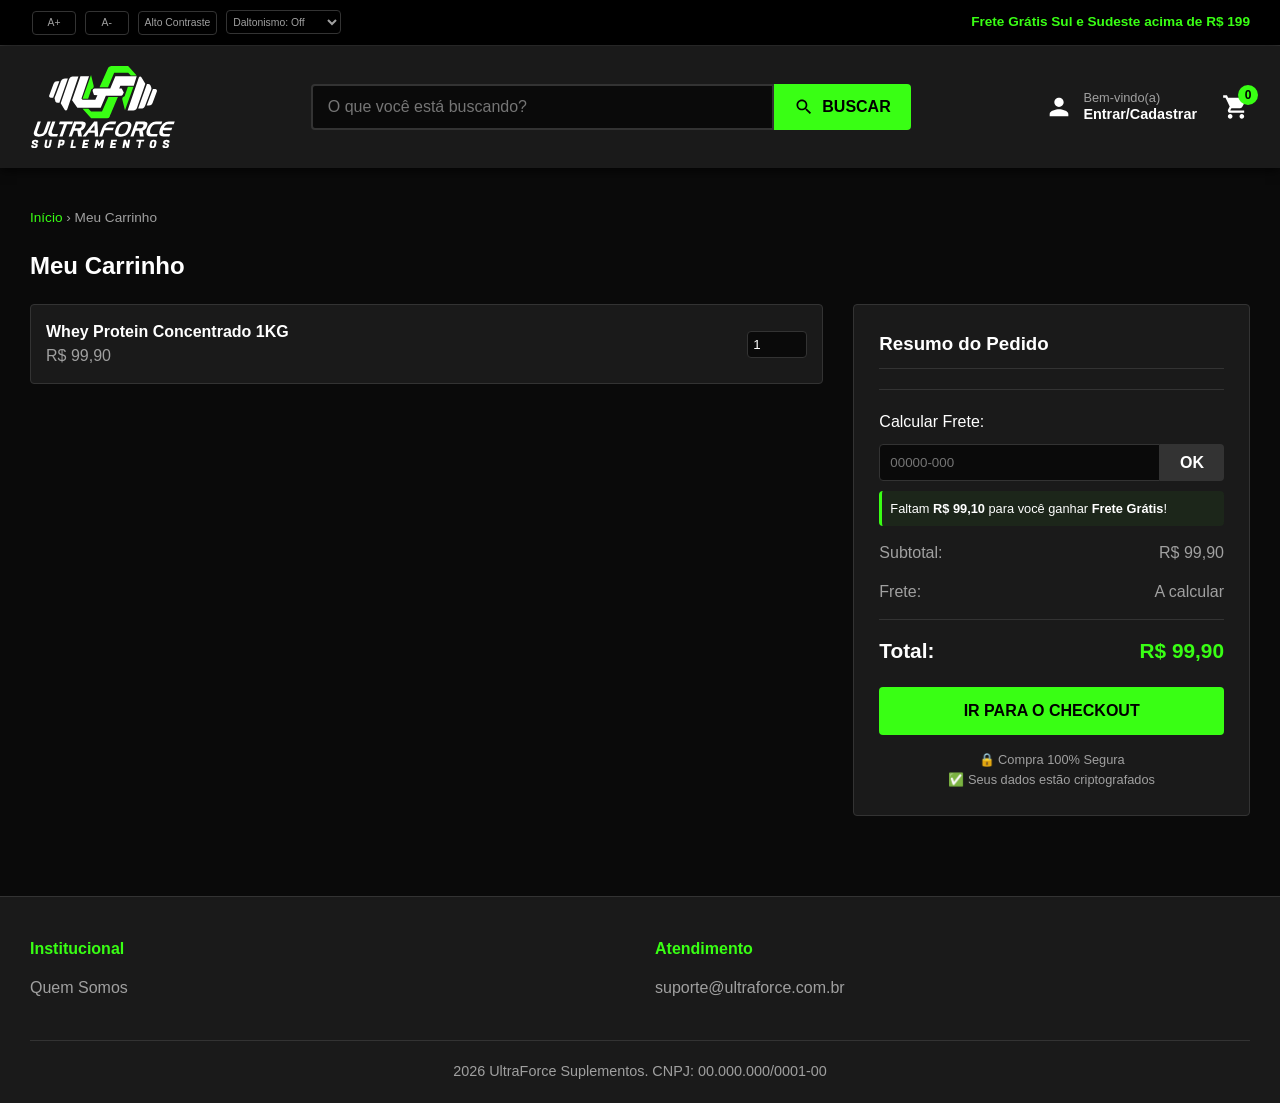
<file: Ultraforce site base/carrinho.html>
<!DOCTYPE html>
<html lang="pt-BR">
<head>
    <meta charset="UTF-8">
    <meta name="viewport" content="width=device-width, initial-scale=1.0">
    <title>Meu Carrinho | UltraForce</title>
    <link rel="stylesheet" href="style.css">
</head>
<body>

<a href="#main-content" class="skip-link">Ir para o conteúdo principal</a>

<header class="main-header sticky-header" role="banner">
    <div class="container header-grid">
            <div class="logo">
                
                <a href="index.html" aria-label="ULTRAFORCE Suplementos - Página Inicial">
                    
                <svg xmlns="http://www.w3.org/2000/svg" viewBox="0 0 1700.79 954.93" class="logo-svg" aria-hidden="true" focusable="false">
                    <path d="M564.23,122.15H497.09c-18.79,0-35.65,12.86-42.44,32.36l-97,278.85,46,76.18c7.56,12.52,24.67,10.34,29.49-3.76Z" fill="var(--text-color)"/>
                    <path d="M342.4,429.32,441,144.75H408.65a51.81,51.81,0,0,0-48.44,33.43L287.55,369.69a19.39,19.39,0,0,0-.38,12.65l8.37,26.79A28.77,28.77,0,0,0,323,429.32Z" fill="var(--text-color)"/>
                    <path d="M269.28,371.08l72.59-192.59H314.8a43,43,0,0,0-40.29,28L223.6,343.14A20.71,20.71,0,0,0,243,371.08Z" fill="var(--text-color)"/>
                    <path d="M1136.55,517.77h67.14c18.8,0,35.66-12.86,42.44-32.36l97-278.86-46-76.18c-7.56-12.51-24.67-10.33-29.49,3.77Z" fill="var(--text-color)"/>
                    <path d="M1362,210.59,1259.75,495.17h32.39a51.82,51.82,0,0,0,48.44-33.43l72.66-191.51a19.39,19.39,0,0,0,.37-12.65l-8.37-26.79a28.76,28.76,0,0,0-27.46-20.2Z" fill="var(--text-color)"/>
                    <path d="M1431.5,268.84l-72.58,192.59H1386a43,43,0,0,0,40.3-28l50.9-136.64a20.7,20.7,0,0,0-19.4-27.93Z" fill="var(--text-color)"/>

                    <path d="M1139.94,242.44l-38.33,111.15s-36.37,8.14-24.74,45.17l29.36,117.87,98.59-274.19Z" fill="var(--primary-color)"/>
                    <path d="M1023.65,360.54s-68.11,167.29-96,229.39a32.49,32.49,0,0,1-29.82,19.16l-185.73-1-100-109,68.15,0,31,31.48H838.43l74.3-170Z" fill="var(--primary-color)"/>
                    <path d="M810.36,248.55s72.88-167,100.77-229.07C916.4,7.76,944-.07,956.84,0l185.73,1,100,109.05-68.14,0-31-31.48H980l-71,170Z" fill="var(--primary-color)"/>
                    <path d="M676.94,380l38.34-111.14s36.36-8.15,24.73-45.17L710.65,105.78,612.06,380Z" fill="var(--primary-color)"/>

                    <path d="M754.15,261.89H934.42l59.9-142.09h248.29L1208.4,231.45H1051.86l-13.08,30.17H1068l24.13,45.94-12.48,27.15a22.46,22.46,0,0,1-20.41,13.09H883.31l-59.81,137H551.65l-62-84.81,97.87-280.2h100L599.49,378.33l12.33,14.05H760.43L785,339.58l-39.79-.84-14.83-43.67A25.1,25.1,0,0,1,754.15,261.89Z" fill="var(--text-color)"/>

                    <path d="M126.28,647.76,84.12,763.59q-5.34,14.67,1.89,22.9t26.13,8.22q18.67,0,31.9-8.22a44,44,0,0,0,18.56-22.9l42.16-115.83h36.46L198.57,764.92a74.93,74.93,0,0,1-14.8,24.79,92.61,92.61,0,0,1-22.53,18.23,109.39,109.39,0,0,1-28,11.34,126.4,126.4,0,0,1-31.43,3.89,96.55,96.55,0,0,1-28.7-3.89Q60.6,815.4,53.19,807.94a33.15,33.15,0,0,1-9.26-18.23q-1.86-10.77,3.25-24.79L89.82,647.76Z" fill="var(--text-color)"/>
                    <path d="M234.05,817.39a31.31,31.31,0,0,1-15.12-10.67q-5.56-7.34-6-19.34t5.9-29.35L259,647.76h36.46L256.21,755.59a40,40,0,0,0-2.73,14.22A22.29,22.29,0,0,0,256.4,781a18.77,18.77,0,0,0,8.4,7.45q5.58,2.67,14,2.67h47.57l-10.76,29.56h-60A65.4,65.4,0,0,1,234.05,817.39Z" fill="var(--text-color)"/>
                    <path d="M500.21,647.76l-10.76,29.57H431.2L379,820.72H342.55l52.19-143.39h-58l10.76-29.57Z" fill="var(--text-color)"/>
                    <path d="M511.81,752.7l-24.76,68H450.59l63-173H612a59.07,59.07,0,0,1,19.92,3,26,26,0,0,1,12.83,9.34q4.47,6.35,4.54,16.23t-5,23.9q-5.41,14.89-12.71,24.23a80.1,80.1,0,0,1-14.5,14.79,57,57,0,0,1-13.54,7.89,86.77,86.77,0,0,1-10,3.33l11.55,70.25H561.75l-10.36-68Zm10-27.35h42.68a54,54,0,0,0,11.08-1.11A32.05,32.05,0,0,0,594,713a39.17,39.17,0,0,0,6.36-11.67q2.51-6.89,2.1-11.56a12,12,0,0,0-3.07-7.45,14.51,14.51,0,0,0-7.15-3.89,42.88,42.88,0,0,0-10.26-1.11H539.24Z" fill="var(--text-color)"/>
                    <path d="M747.42,647.76h36.91l10,173h-38.9l-1.61-42H682.64l-32.19,42h-38.9Zm-44,103.82h49.35L750.5,690Z" fill="var(--text-color)"/>
                    <path d="M993.43,677.33H938.52a89.55,89.55,0,0,0-16.24,1.56A52.37,52.37,0,0,0,905.83,685a57.78,57.78,0,0,0-15.18,13q-7.2,8.44-12.13,22h96.71l-10.36,28.45h-96.7l-26.3,72.25H805.41l32.69-89.81a194.73,194.73,0,0,1,15.73-33.46,108.52,108.52,0,0,1,21.67-26.23A93.88,93.88,0,0,1,904.56,654q16.49-6.22,37.61-6.23h62Z" fill="var(--text-color)"/>
                    <path d="M1016,699.34a113.74,113.74,0,0,1,24-28.23,106.65,106.65,0,0,1,33.33-18.9q19.18-6.88,44.75-6.89,25.35,0,39.51,6.89t19.58,18.9q5.4,12,3.39,28.23a160.43,160.43,0,0,1-8.81,34.9,197.93,197.93,0,0,1-16.51,34.69,114.17,114.17,0,0,1-24,28.23,108.51,108.51,0,0,1-33.38,19q-19.21,7-44.56,7-25.57,0-39.69-7t-19.54-19q-5.41-12-3.4-28.23a159.87,159.87,0,0,1,8.74-34.69A199.06,199.06,0,0,1,1016,699.34Zm64-20.45a61.26,61.26,0,0,0-19.49,13.56A77.65,77.65,0,0,0,1047,711.79a219,219,0,0,0-9.62,22.45,194.24,194.24,0,0,0-6.73,22.46q-2.52,10.89-.59,19.34a21.66,21.66,0,0,0,9.63,13.56q7.69,5.11,23.93,5.11t27.53-5.11A61.6,61.6,0,0,0,1110.57,776a77.91,77.91,0,0,0,13.49-19.34,218.17,218.17,0,0,0,9.61-22.46,191.58,191.58,0,0,0,6.73-22.45q2.52-10.89.59-19.34a21.74,21.74,0,0,0-9.51-13.56q-7.59-5.11-23.82-5.12T1080,678.89Z" fill="var(--text-color)"/>
                    <path d="M1230.33,752.7l-24.76,68h-36.46l63-173h98.48a59.07,59.07,0,0,1,19.92,3,26,26,0,0,1,12.83,9.34q4.47,6.35,4.54,16.23t-5,23.9q-5.41,14.89-12.71,24.23a80.1,80.1,0,0,1-14.5,14.79,57,57,0,0,1-13.54,7.89,86.77,86.77,0,0,1-10,3.33l11.55,70.25h-43.35l-10.36-68Zm10-27.35H1283a54,54,0,0,0,11.08-1.11A32.05,32.05,0,0,0,1312.47,713a39,39,0,0,0,6.36-11.67q2.51-6.89,2.1-11.56a12,12,0,0,0-3.07-7.45,14.51,14.51,0,0,0-7.15-3.89,42.88,42.88,0,0,0-10.26-1.11h-42.69Z" fill="var(--text-color)"/>
                    <path d="M1529.21,677.33h-62.47q-22.46,0-37.54,14.56T1404,734.24q-10.12,27.79-5.64,42.36t26.94,14.56h62.47L1477,820.72h-73.14q-35.13,0-45.27-22.23t5.16-64.25q15.29-42,41.61-64.24t61.45-22.24H1540Z" fill="var(--text-color)"/>
                    <path d="M1645.82,748.47h-97.38q-5.13,22.68.89,32.68t24.93,10H1633l-10.76,29.56h-68.7q-35.13,0-45.26-22.23t5.15-64.25q15.3-42,41.62-64.24t61.45-22.24h68.69l-10.76,29.57h-58.69a82.73,82.73,0,0,0-13,1.11,42.24,42.24,0,0,0-14.28,5.34,60.07,60.07,0,0,0-14.77,12.78q-7.44,8.57-14.87,23.46h97.38Z" fill="var(--text-color)"/>
                    <path d="M38.85,927.59q0,9.2,13.27,9.2t13.28-8.27c0-2.93-1.52-5.34-4.54-7.2a44.34,44.34,0,0,0-11-4.67q-6.48-1.87-12.94-4.34a27,27,0,0,1-11-7.73,19.44,19.44,0,0,1-4.53-13.14Q21.38,858,64.46,858q15.75,0,23.81,5.93t8.07,16.48a26.93,26.93,0,0,1-1,7.4,16.64,16.64,0,0,1-2.06,5l-1.07,1.6H68.6a10.75,10.75,0,0,0,2.93-7.73q0-8.67-11.34-8.67Q45.93,878,45.92,887q0,4.53,4.54,7.2a39.57,39.57,0,0,0,11,4.2,134.26,134.26,0,0,1,13,3.8,25.49,25.49,0,0,1,11.07,7.54q4.53,5.26,4.53,13.67,0,16.95-10.13,25.15t-31.22,8.2q-21.07,0-28.81-7.47-5.73-5.6-5.73-15.47a45.11,45.11,0,0,1,.8-8.14l.4-2.13h24l-.27,1.6A12.23,12.23,0,0,0,38.85,927.59Z" fill="var(--text-color)"/>
                    <path d="M230.07,947.93q-10.6,8.87-29.95,8.87t-26.81-8.94Q168,941.72,168,930.92A58.19,58.19,0,0,1,169,920.38l10.8-61.49h24l-10.8,61a43.39,43.39,0,0,0-.53,6.94q0,9.33,11.2,9.33,6.67,0,10.67-3.46T220,919.85l10.8-61h24L244,920.38Q240.67,939.07,230.07,947.93Z" fill="var(--text-color)"/>
                    <path d="M365.12,925.72H349.25l-5.2,29.21H320l16.94-96h40.68q15.07,0,21.48,6.94,4.67,5.34,4.67,13.6a33.82,33.82,0,0,1-.54,5.87l-2.67,15.08q-2,11.07-11.73,18.2T365.12,925.72Zm4.14-46h-12l-4.4,25.21h11.87q10.93,0,12.68-9.74l.93-5.47a15.11,15.11,0,0,0,.27-3.2,7.15,7.15,0,0,0-2-4.4C375.26,880.5,372.81,879.7,369.26,879.7Z" fill="var(--text-color)"/>
                    <path d="M530,954.93H469.17l16.94-96h24l-13.21,75.23h36.82Z" fill="var(--text-color)"/>
                    <path d="M671.65,954.93h-67l16.94-96h67l-3.73,20.81h-43l-3.07,18h35.48l-3.74,20.81H635.1l-2.67,15.6h43Z" fill="var(--text-color)"/>
                    <path d="M793,858.89l14.28,46,30.68-46H863.2l-16.94,96H822.11l9.61-54.15-20.54,32.28H793.7l-9.07-32.28L775,954.93H751l16.94-96Z" fill="var(--text-color)"/>
                    <path d="M996.19,954.93h-67l16.95-96h67l-3.74,20.81H966.44l-3.07,18h35.48l-3.73,20.81H959.64L957,934.12h42.95Z" fill="var(--text-color)"/>
                    <path d="M1166.52,858.89l-16.8,96h-24.15l-16.8-52.55-9.07,52.55h-24.15l16.94-96h24.81L1133.84,908l8.67-49.09Z" fill="var(--text-color)"/>
                    <path d="M1327.66,879.7h-32.82l-13.2,75.23H1257.5l13.2-75.23h-33l3.74-20.81h89.9Z" fill="var(--text-color)"/>
                    <path d="M1441.31,858q32.14,0,32.14,26.27a52.71,52.71,0,0,1-.93,9.48l-4.67,26.67q-3.19,18.55-13.87,27.48t-30,8.94q-19.34,0-26.94-8.94-5.2-6.14-5.2-16.94a57.3,57.3,0,0,1,1.07-10.54l4.66-26.67Q1403.82,858,1441.31,858Zm-13.74,78.16q6.66,0,10.67-3.46t5.6-12.81l4.54-25.61a33.66,33.66,0,0,0,.4-4.8q0-10.82-10.94-10.81-13.74.27-16.41,15.61l-4.53,25.61a43.37,43.37,0,0,0-.54,6.94Q1416.36,936.12,1427.57,936.12Z" fill="var(--text-color)"/>
                    <path d="M1567.49,927.59q0,9.2,13.27,9.2t13.28-8.27c0-2.93-1.52-5.34-4.54-7.2a44.34,44.34,0,0,0-11-4.67q-6.48-1.87-12.94-4.34a26.91,26.91,0,0,1-11-7.73,19.44,19.44,0,0,1-4.53-13.14Q1550,858,1593.1,858q15.74,0,23.81,5.93t8.07,16.48a26.93,26.93,0,0,1-1,7.4,16.64,16.64,0,0,1-2.06,5l-1.07,1.6h-23.61a10.75,10.75,0,0,0,2.93-7.73q0-8.67-11.34-8.67-14.26,0-14.27,9.07,0,4.53,4.54,7.2a39.57,39.57,0,0,0,11,4.2,134.26,134.26,0,0,1,13,3.8,25.49,25.49,0,0,1,11.07,7.54q4.53,5.26,4.53,13.67,0,16.95-10.13,25.15t-31.22,8.2q-21.08,0-28.81-7.47-5.73-5.6-5.74-15.47a46,46,0,0,1,.8-8.14l.4-2.13h24l-.27,1.6A12.23,12.23,0,0,0,1567.49,927.59Z" fill="var(--text-color)"/>
                </svg>
                </a>
            </div>
            
        <form action="busca.html" class="search-container" role="search">
            <input type="text" placeholder="O que você está buscando?" aria-label="Buscar produtos" required>
            <button type="submit" class="btn-search" aria-label="Pesquisar">
                <svg aria-hidden="true" width="20" height="20" fill="currentColor" viewBox="0 0 24 24"><path d="M15.5 14h-.79l-.28-.27C15.41 12.59 16 11.11 16 9.5 16 5.91 13.09 3 9.5 3S3 5.91 3 9.5 5.91 16 9.5 16c1.61 0 3.09-.59 4.23-1.57l.27.28v.79l5 4.99L20.49 19l-4.99-5zm-6 0C7.01 14 5 11.99 5 9.5S7.01 5 9.5 5 14 7.01 14 9.5 11.99 14 9.5 14z"/></svg>
                BUSCAR
            </button>
        </form>
        <div class="user-actions">
            <a href="login.html" class="account-link">
                <svg class="icon-svg" aria-hidden="true" width="28" height="28" fill="currentColor" viewBox="0 0 24 24"><path d="M12 12c2.21 0 4-1.79 4-4s-1.79-4-4-4-4 1.79-4 4 1.79 4 4 4zm0 2c-2.67 0-8 1.34-8 4v2h16v-2c0-2.66-5.33-4-8-4z"/></svg>
                <div class="text"><small>Bem-vindo(a)</small><strong>Entrar/Cadastrar</strong></div>
            </a>
            <a href="carrinho.html" class="btn-cart" aria-label="Carrinho de compras">
                <svg class="icon-svg" aria-hidden="true" width="28" height="28" fill="currentColor" viewBox="0 0 24 24"><path d="M7 18c-1.1 0-1.99.9-1.99 2S5.9 22 7 22s2-.9 2-2-.9-2-2-2zM1 2v2h2l3.6 7.59-1.35 2.45c-.16.28-.25.61-.25.96 0 1.1.9 2 2 2h12v-2H7.42c-.14 0-.25-.11-.25-.25l.03-.12.9-1.63h7.45c.75 0 1.41-.41 1.75-1.03l3.58-6.49c.08-.14.12-.31.12-.48 0-.55-.45-1-1-1H5.21l-.94-2H1zm16 16c-1.1 0-1.99.9-1.99 2s.89 2 1.99 2 2-.9 2-2-.9-2-2-2z"/></svg>
                <span class="cart-count" aria-label="0 itens no carrinho">0</span>
            </a>
        </div>
    </div>
</header>

<main id="main-content" class="container page-spacing">
    <nav aria-label="Breadcrumb" class="breadcrumb">
        <a href="index.html">Início</a> &rsaquo; <span aria-current="page">Meu Carrinho</span>
    </nav>
    <h2 style="margin-bottom: 20px;">Meu Carrinho</h2>
    <div class="cart-layout">
        <div>
            <article class="cart-item" aria-label="Item: Whey Protein Concentrado 1KG">
                <div style="flex-grow: 1;">
                    <h4>Whey Protein Concentrado 1KG</h4>
                    <p style="color: var(--text-muted);">R$ 99,90</p>
                </div>
                <label for="qty-whey" class="sr-only">Quantidade</label>
                <input type="number" id="qty-whey" value="1" min="1" aria-label="Quantidade do produto" style="width: 60px; padding: 5px; background: var(--bg-color); color: var(--text-color); border: 1px solid var(--border-color); border-radius: var(--border-radius);">
            </article>
        </div>

        <aside class="cart-summary" aria-label="Resumo do pedido">
            <h3>Resumo do Pedido</h3>

            <div class="shipping-calculator" style="margin: 15px 0;">
                <label for="cep-cart">Calcular Frete:</label>
                <div class="cep-input-group">
                    <input type="text" id="cep-cart" placeholder="00000-000" maxlength="9" aria-label="CEP para cálculo de frete" autocomplete="postal-code">
                    <button class="btn-calc" aria-label="Calcular frete para o CEP informado">OK</button>
                </div>
                
                <div style="margin-top: 10px; font-size: 0.80rem; padding: 8px; background: rgba(57, 255, 20, 0.05); border-left: 3px solid var(--primary-color); border-radius: 4px; color: var(--text-color);">
                    Faltam <strong>R$ 99,10</strong> para você ganhar <strong>Frete Grátis</strong>!
                </div>
                <div class="shipping-result" role="status" aria-live="polite"></div>
            </div>

            <div class="summary-line"><span>Subtotal:</span> <span>R$ 99,90</span></div>
            <div class="summary-line"><span>Frete:</span> <span id="cart-freight-val" aria-live="polite">A calcular</span></div>
            <div class="summary-line total"><span>Total:</span> <span id="cart-total-val" style="color: var(--primary-color);" aria-live="polite">R$ 99,90</span></div>

            <a href="checkout.html" class="btn-buy" style="display: block; text-align: center; margin-top: 20px;">IR PARA O CHECKOUT</a>
            
            <div style="text-align: center; margin-top: 15px; color: var(--text-muted); font-size: 0.8rem; line-height: 1.6;">
                🔒 Compra 100% Segura <br> 
                ✅ Seus dados estão criptografados
            </div>
        </aside>
    </div>
</main>

<footer class="main-footer" role="contentinfo">
    <div class="container">
        <div class="footer-grid">
            <div><h4>Institucional</h4><ul><li><a href="quem-somos.html">Quem Somos</a></li></ul></div>
            <div><h4>Atendimento</h4><p>suporte@ultraforce.com.br</p></div>
        </div>
        <div class="footer-bottom"><p>2026 UltraForce Suplementos. CNPJ: 00.000.000/0001-00</p></div>
    </div>
</footer>

<script src="script.js"></script>
</body>
</html>
</file>
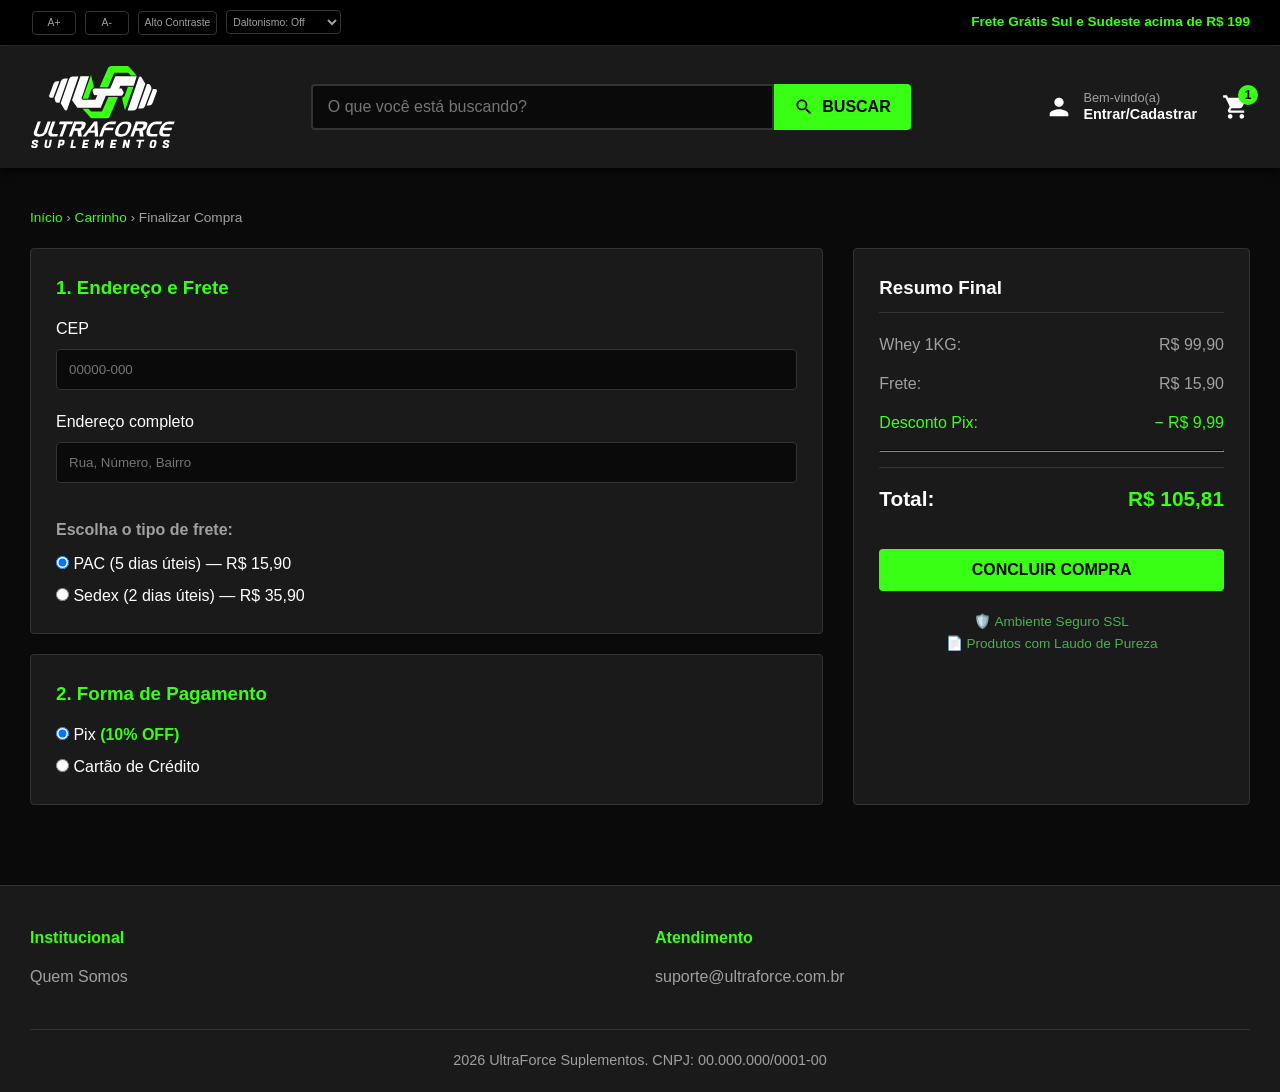
<file: Ultraforce site base/checkout.html>
<!DOCTYPE html>
<html lang="pt-BR">
<head>
    <meta charset="UTF-8">
    <meta name="viewport" content="width=device-width, initial-scale=1.0">
    <title>Finalizar Compra | UltraForce</title>
    <link rel="stylesheet" href="style.css">
</head>
<body>

<a href="#main-content" class="skip-link">Ir para o conteúdo principal</a>

<header class="main-header sticky-header" role="banner">
    <div class="container header-grid">
            <div class="logo">
                
                <a href="index.html" aria-label="ULTRAFORCE Suplementos - Página Inicial">
                    
                <svg xmlns="http://www.w3.org/2000/svg" viewBox="0 0 1700.79 954.93" class="logo-svg" aria-hidden="true" focusable="false">
                    <path d="M564.23,122.15H497.09c-18.79,0-35.65,12.86-42.44,32.36l-97,278.85,46,76.18c7.56,12.52,24.67,10.34,29.49-3.76Z" fill="var(--text-color)"/>
                    <path d="M342.4,429.32,441,144.75H408.65a51.81,51.81,0,0,0-48.44,33.43L287.55,369.69a19.39,19.39,0,0,0-.38,12.65l8.37,26.79A28.77,28.77,0,0,0,323,429.32Z" fill="var(--text-color)"/>
                    <path d="M269.28,371.08l72.59-192.59H314.8a43,43,0,0,0-40.29,28L223.6,343.14A20.71,20.71,0,0,0,243,371.08Z" fill="var(--text-color)"/>
                    <path d="M1136.55,517.77h67.14c18.8,0,35.66-12.86,42.44-32.36l97-278.86-46-76.18c-7.56-12.51-24.67-10.33-29.49,3.77Z" fill="var(--text-color)"/>
                    <path d="M1362,210.59,1259.75,495.17h32.39a51.82,51.82,0,0,0,48.44-33.43l72.66-191.51a19.39,19.39,0,0,0,.37-12.65l-8.37-26.79a28.76,28.76,0,0,0-27.46-20.2Z" fill="var(--text-color)"/>
                    <path d="M1431.5,268.84l-72.58,192.59H1386a43,43,0,0,0,40.3-28l50.9-136.64a20.7,20.7,0,0,0-19.4-27.93Z" fill="var(--text-color)"/>

                    <path d="M1139.94,242.44l-38.33,111.15s-36.37,8.14-24.74,45.17l29.36,117.87,98.59-274.19Z" fill="var(--primary-color)"/>
                    <path d="M1023.65,360.54s-68.11,167.29-96,229.39a32.49,32.49,0,0,1-29.82,19.16l-185.73-1-100-109,68.15,0,31,31.48H838.43l74.3-170Z" fill="var(--primary-color)"/>
                    <path d="M810.36,248.55s72.88-167,100.77-229.07C916.4,7.76,944-.07,956.84,0l185.73,1,100,109.05-68.14,0-31-31.48H980l-71,170Z" fill="var(--primary-color)"/>
                    <path d="M676.94,380l38.34-111.14s36.36-8.15,24.73-45.17L710.65,105.78,612.06,380Z" fill="var(--primary-color)"/>

                    <path d="M754.15,261.89H934.42l59.9-142.09h248.29L1208.4,231.45H1051.86l-13.08,30.17H1068l24.13,45.94-12.48,27.15a22.46,22.46,0,0,1-20.41,13.09H883.31l-59.81,137H551.65l-62-84.81,97.87-280.2h100L599.49,378.33l12.33,14.05H760.43L785,339.58l-39.79-.84-14.83-43.67A25.1,25.1,0,0,1,754.15,261.89Z" fill="var(--text-color)"/>

                    <path d="M126.28,647.76,84.12,763.59q-5.34,14.67,1.89,22.9t26.13,8.22q18.67,0,31.9-8.22a44,44,0,0,0,18.56-22.9l42.16-115.83h36.46L198.57,764.92a74.93,74.93,0,0,1-14.8,24.79,92.61,92.61,0,0,1-22.53,18.23,109.39,109.39,0,0,1-28,11.34,126.4,126.4,0,0,1-31.43,3.89,96.55,96.55,0,0,1-28.7-3.89Q60.6,815.4,53.19,807.94a33.15,33.15,0,0,1-9.26-18.23q-1.86-10.77,3.25-24.79L89.82,647.76Z" fill="var(--text-color)"/>
                    <path d="M234.05,817.39a31.31,31.31,0,0,1-15.12-10.67q-5.56-7.34-6-19.34t5.9-29.35L259,647.76h36.46L256.21,755.59a40,40,0,0,0-2.73,14.22A22.29,22.29,0,0,0,256.4,781a18.77,18.77,0,0,0,8.4,7.45q5.58,2.67,14,2.67h47.57l-10.76,29.56h-60A65.4,65.4,0,0,1,234.05,817.39Z" fill="var(--text-color)"/>
                    <path d="M500.21,647.76l-10.76,29.57H431.2L379,820.72H342.55l52.19-143.39h-58l10.76-29.57Z" fill="var(--text-color)"/>
                    <path d="M511.81,752.7l-24.76,68H450.59l63-173H612a59.07,59.07,0,0,1,19.92,3,26,26,0,0,1,12.83,9.34q4.47,6.35,4.54,16.23t-5,23.9q-5.41,14.89-12.71,24.23a80.1,80.1,0,0,1-14.5,14.79,57,57,0,0,1-13.54,7.89,86.77,86.77,0,0,1-10,3.33l11.55,70.25H561.75l-10.36-68Zm10-27.35h42.68a54,54,0,0,0,11.08-1.11A32.05,32.05,0,0,0,594,713a39.17,39.17,0,0,0,6.36-11.67q2.51-6.89,2.1-11.56a12,12,0,0,0-3.07-7.45,14.51,14.51,0,0,0-7.15-3.89,42.88,42.88,0,0,0-10.26-1.11H539.24Z" fill="var(--text-color)"/>
                    <path d="M747.42,647.76h36.91l10,173h-38.9l-1.61-42H682.64l-32.19,42h-38.9Zm-44,103.82h49.35L750.5,690Z" fill="var(--text-color)"/>
                    <path d="M993.43,677.33H938.52a89.55,89.55,0,0,0-16.24,1.56A52.37,52.37,0,0,0,905.83,685a57.78,57.78,0,0,0-15.18,13q-7.2,8.44-12.13,22h96.71l-10.36,28.45h-96.7l-26.3,72.25H805.41l32.69-89.81a194.73,194.73,0,0,1,15.73-33.46,108.52,108.52,0,0,1,21.67-26.23A93.88,93.88,0,0,1,904.56,654q16.49-6.22,37.61-6.23h62Z" fill="var(--text-color)"/>
                    <path d="M1016,699.34a113.74,113.74,0,0,1,24-28.23,106.65,106.65,0,0,1,33.33-18.9q19.18-6.88,44.75-6.89,25.35,0,39.51,6.89t19.58,18.9q5.4,12,3.39,28.23a160.43,160.43,0,0,1-8.81,34.9,197.93,197.93,0,0,1-16.51,34.69,114.17,114.17,0,0,1-24,28.23,108.51,108.51,0,0,1-33.38,19q-19.21,7-44.56,7-25.57,0-39.69-7t-19.54-19q-5.41-12-3.4-28.23a159.87,159.87,0,0,1,8.74-34.69A199.06,199.06,0,0,1,1016,699.34Zm64-20.45a61.26,61.26,0,0,0-19.49,13.56A77.65,77.65,0,0,0,1047,711.79a219,219,0,0,0-9.62,22.45,194.24,194.24,0,0,0-6.73,22.46q-2.52,10.89-.59,19.34a21.66,21.66,0,0,0,9.63,13.56q7.69,5.11,23.93,5.11t27.53-5.11A61.6,61.6,0,0,0,1110.57,776a77.91,77.91,0,0,0,13.49-19.34,218.17,218.17,0,0,0,9.61-22.46,191.58,191.58,0,0,0,6.73-22.45q2.52-10.89.59-19.34a21.74,21.74,0,0,0-9.51-13.56q-7.59-5.11-23.82-5.12T1080,678.89Z" fill="var(--text-color)"/>
                    <path d="M1230.33,752.7l-24.76,68h-36.46l63-173h98.48a59.07,59.07,0,0,1,19.92,3,26,26,0,0,1,12.83,9.34q4.47,6.35,4.54,16.23t-5,23.9q-5.41,14.89-12.71,24.23a80.1,80.1,0,0,1-14.5,14.79,57,57,0,0,1-13.54,7.89,86.77,86.77,0,0,1-10,3.33l11.55,70.25h-43.35l-10.36-68Zm10-27.35H1283a54,54,0,0,0,11.08-1.11A32.05,32.05,0,0,0,1312.47,713a39,39,0,0,0,6.36-11.67q2.51-6.89,2.1-11.56a12,12,0,0,0-3.07-7.45,14.51,14.51,0,0,0-7.15-3.89,42.88,42.88,0,0,0-10.26-1.11h-42.69Z" fill="var(--text-color)"/>
                    <path d="M1529.21,677.33h-62.47q-22.46,0-37.54,14.56T1404,734.24q-10.12,27.79-5.64,42.36t26.94,14.56h62.47L1477,820.72h-73.14q-35.13,0-45.27-22.23t5.16-64.25q15.29-42,41.61-64.24t61.45-22.24H1540Z" fill="var(--text-color)"/>
                    <path d="M1645.82,748.47h-97.38q-5.13,22.68.89,32.68t24.93,10H1633l-10.76,29.56h-68.7q-35.13,0-45.26-22.23t5.15-64.25q15.3-42,41.62-64.24t61.45-22.24h68.69l-10.76,29.57h-58.69a82.73,82.73,0,0,0-13,1.11,42.24,42.24,0,0,0-14.28,5.34,60.07,60.07,0,0,0-14.77,12.78q-7.44,8.57-14.87,23.46h97.38Z" fill="var(--text-color)"/>

                    <path d="M38.85,927.59q0,9.2,13.27,9.2t13.28-8.27c0-2.93-1.52-5.34-4.54-7.2a44.34,44.34,0,0,0-11-4.67q-6.48-1.87-12.94-4.34a27,27,0,0,1-11-7.73,19.44,19.44,0,0,1-4.53-13.14Q21.38,858,64.46,858q15.75,0,23.81,5.93t8.07,16.48a26.93,26.93,0,0,1-1,7.4,16.64,16.64,0,0,1-2.06,5l-1.07,1.6H68.6a10.75,10.75,0,0,0,2.93-7.73q0-8.67-11.34-8.67Q45.93,878,45.92,887q0,4.53,4.54,7.2a39.57,39.57,0,0,0,11,4.2,134.26,134.26,0,0,1,13,3.8,25.49,25.49,0,0,1,11.07,7.54q4.53,5.26,4.53,13.67,0,16.95-10.13,25.15t-31.22,8.2q-21.07,0-28.81-7.47-5.73-5.6-5.73-15.47a45.11,45.11,0,0,1,.8-8.14l.4-2.13h24l-.27,1.6A12.23,12.23,0,0,0,38.85,927.59Z" fill="var(--text-color)"/>
                    <path d="M230.07,947.93q-10.6,8.87-29.95,8.87t-26.81-8.94Q168,941.72,168,930.92A58.19,58.19,0,0,1,169,920.38l10.8-61.49h24l-10.8,61a43.39,43.39,0,0,0-.53,6.94q0,9.33,11.2,9.33,6.67,0,10.67-3.46T220,919.85l10.8-61h24L244,920.38Q240.67,939.07,230.07,947.93Z" fill="var(--text-color)"/>
                    <path d="M365.12,925.72H349.25l-5.2,29.21H320l16.94-96h40.68q15.07,0,21.48,6.94,4.67,5.34,4.67,13.6a33.82,33.82,0,0,1-.54,5.87l-2.67,15.08q-2,11.07-11.73,18.2T365.12,925.72Zm4.14-46h-12l-4.4,25.21h11.87q10.93,0,12.68-9.74l.93-5.47a15.11,15.11,0,0,0,.27-3.2,7.15,7.15,0,0,0-2-4.4C375.26,880.5,372.81,879.7,369.26,879.7Z" fill="var(--text-color)"/>
                    <path d="M530,954.93H469.17l16.94-96h24l-13.21,75.23h36.82Z" fill="var(--text-color)"/>
                    <path d="M671.65,954.93h-67l16.94-96h67l-3.73,20.81h-43l-3.07,18h35.48l-3.74,20.81H635.1l-2.67,15.6h43Z" fill="var(--text-color)"/>
                    <path d="M793,858.89l14.28,46,30.68-46H863.2l-16.94,96H822.11l9.61-54.15-20.54,32.28H793.7l-9.07-32.28L775,954.93H751l16.94-96Z" fill="var(--text-color)"/>
                    <path d="M996.19,954.93h-67l16.95-96h67l-3.74,20.81H966.44l-3.07,18h35.48l-3.73,20.81H959.64L957,934.12h42.95Z" fill="var(--text-color)"/>
                    <path d="M1166.52,858.89l-16.8,96h-24.15l-16.8-52.55-9.07,52.55h-24.15l16.94-96h24.81L1133.84,908l8.67-49.09Z" fill="var(--text-color)"/>
                    <path d="M1327.66,879.7h-32.82l-13.2,75.23H1257.5l13.2-75.23h-33l3.74-20.81h89.9Z" fill="var(--text-color)"/>
                    <path d="M1441.31,858q32.14,0,32.14,26.27a52.71,52.71,0,0,1-.93,9.48l-4.67,26.67q-3.19,18.55-13.87,27.48t-30,8.94q-19.34,0-26.94-8.94-5.2-6.14-5.2-16.94a57.3,57.3,0,0,1,1.07-10.54l4.66-26.67Q1403.82,858,1441.31,858Zm-13.74,78.16q6.66,0,10.67-3.46t5.6-12.81l4.54-25.61a33.66,33.66,0,0,0,.4-4.8q0-10.82-10.94-10.81-13.74.27-16.41,15.61l-4.53,25.61a43.37,43.37,0,0,0-.54,6.94Q1416.36,936.12,1427.57,936.12Z" fill="var(--text-color)"/>
                    <path d="M1567.49,927.59q0,9.2,13.27,9.2t13.28-8.27c0-2.93-1.52-5.34-4.54-7.2a44.34,44.34,0,0,0-11-4.67q-6.48-1.87-12.94-4.34a26.91,26.91,0,0,1-11-7.73,19.44,19.44,0,0,1-4.53-13.14Q1550,858,1593.1,858q15.74,0,23.81,5.93t8.07,16.48a26.93,26.93,0,0,1-1,7.4,16.64,16.64,0,0,1-2.06,5l-1.07,1.6h-23.61a10.75,10.75,0,0,0,2.93-7.73q0-8.67-11.34-8.67-14.26,0-14.27,9.07,0,4.53,4.54,7.2a39.57,39.57,0,0,0,11,4.2,134.26,134.26,0,0,1,13,3.8,25.49,25.49,0,0,1,11.07,7.54q4.53,5.26,4.53,13.67,0,16.95-10.13,25.15t-31.22,8.2q-21.08,0-28.81-7.47-5.73-5.6-5.74-15.47a46,46,0,0,1,.8-8.14l.4-2.13h24l-.27,1.6A12.23,12.23,0,0,0,1567.49,927.59Z" fill="var(--text-color)"/>
                </svg>
                </a>
            </div>
            
        <form action="busca.html" class="search-container" role="search">
            <input type="text" placeholder="O que você está buscando?" aria-label="Buscar produtos" required>
            <button type="submit" class="btn-search" aria-label="Pesquisar">
                <svg aria-hidden="true" width="20" height="20" fill="currentColor" viewBox="0 0 24 24"><path d="M15.5 14h-.79l-.28-.27C15.41 12.59 16 11.11 16 9.5 16 5.91 13.09 3 9.5 3S3 5.91 3 9.5 5.91 16 9.5 16c1.61 0 3.09-.59 4.23-1.57l.27.28v.79l5 4.99L20.49 19l-4.99-5zm-6 0C7.01 14 5 11.99 5 9.5S7.01 5 9.5 5 14 7.01 14 9.5 11.99 14 9.5 14z"/></svg>
                BUSCAR
            </button>
        </form>
        <div class="user-actions">
            <a href="login.html" class="account-link">
                <svg class="icon-svg" aria-hidden="true" width="28" height="28" fill="currentColor" viewBox="0 0 24 24"><path d="M12 12c2.21 0 4-1.79 4-4s-1.79-4-4-4-4 1.79-4 4 1.79 4 4 4zm0 2c-2.67 0-8 1.34-8 4v2h16v-2c0-2.66-5.33-4-8-4z"/></svg>
                <div class="text"><small>Bem-vindo(a)</small><strong>Entrar/Cadastrar</strong></div>
            </a>
            <a href="carrinho.html" class="btn-cart" aria-label="Carrinho de compras">
                <svg class="icon-svg" aria-hidden="true" width="28" height="28" fill="currentColor" viewBox="0 0 24 24"><path d="M7 18c-1.1 0-1.99.9-1.99 2S5.9 22 7 22s2-.9 2-2-.9-2-2-2zM1 2v2h2l3.6 7.59-1.35 2.45c-.16.28-.25.61-.25.96 0 1.1.9 2 2 2h12v-2H7.42c-.14 0-.25-.11-.25-.25l.03-.12.9-1.63h7.45c.75 0 1.41-.41 1.75-1.03l3.58-6.49c.08-.14.12-.31.12-.48 0-.55-.45-1-1-1H5.21l-.94-2H1zm16 16c-1.1 0-1.99.9-1.99 2s.89 2 1.99 2 2-.9 2-2-.9-2-2-2z"/></svg>
                <span class="cart-count" aria-label="1 item no carrinho">1</span>
            </a>
        </div>
    </div>
</header>

<main id="main-content" class="container page-spacing">
    <nav aria-label="Breadcrumb" class="breadcrumb">
        <a href="index.html">Início</a> &rsaquo; <a href="carrinho.html">Carrinho</a> &rsaquo; <span aria-current="page">Finalizar Compra</span>
    </nav>

    <div class="checkout-layout">
        <div>
            <section class="checkout-step" aria-labelledby="endereco-titulo">
                <h3 id="endereco-titulo" style="color: var(--primary-color); margin-bottom: 15px;">1. Endereço e Frete</h3>

                <label for="checkout-cep">CEP</label>
                <input type="text" id="checkout-cep" placeholder="00000-000" class="form-select" maxlength="9" autocomplete="postal-code" aria-required="true">

                <label for="checkout-endereco">Endereço completo</label>
                <input type="text" id="checkout-endereco" placeholder="Rua, Número, Bairro" class="form-select" autocomplete="street-address" aria-required="true">

                <fieldset style="border: none; margin-top: 15px; padding: 0;">
                    <legend style="font-weight: bold; margin-bottom: 10px; color: var(--text-muted);">Escolha o tipo de frete:</legend>
                    <label><input type="radio" name="frete-checkout" value="15.90" checked> PAC (5 dias úteis) — R$ 15,90</label><br>
                    <label style="margin-top: 8px; display: block;"><input type="radio" name="frete-checkout" value="35.90"> Sedex (2 dias úteis) — R$ 35,90</label>
                </fieldset>
            </section>

            <section class="checkout-step" style="margin-top: 20px;" aria-labelledby="pagamento-titulo">
                <h3 id="pagamento-titulo" style="color: var(--primary-color); margin-bottom: 15px;">2. Forma de Pagamento</h3>
                <fieldset style="border: none; padding: 0;">
                    <legend class="sr-only">Escolha a forma de pagamento</legend>
                    <label><input type="radio" name="pagamento" checked> Pix <strong style="color: var(--primary-color);">(10% OFF)</strong></label><br>
                    <label style="margin-top: 8px; display: block;"><input type="radio" name="pagamento"> Cartão de Crédito</label>
                </fieldset>
            </section>
        </div>

        <aside class="cart-summary" aria-label="Resumo final do pedido">
            <h3>Resumo Final</h3>
            <div class="summary-line"><span>Whey 1KG:</span> <span>R$ 99,90</span></div>
            <div class="summary-line"><span>Frete:</span> <span id="checkout-freight-val" aria-live="polite">R$ 15,90</span></div>
            <div class="summary-line" style="color: var(--primary-color);"><span>Desconto Pix:</span> <span>− R$ 9,99</span></div>
            <hr style="border-color: var(--border-color); margin: 15px 0;">
            <div class="summary-line total"><span>Total:</span> <span id="checkout-total-val" style="color: var(--primary-color);" aria-live="polite">R$ 105,81</span></div>
            <button class="btn-buy" style="margin-top: 20px;" onclick="alert('Compra Finalizada! Você receberá um e-mail de confirmação.')">CONCLUIR COMPRA</button>
            
            <div style="text-align: center; margin-top: 20px; font-size: 0.85rem; color: #4CAF50; line-height: 1.6;">
                🛡️ Ambiente Seguro SSL <br> 
                📄 Produtos com Laudo de Pureza
            </div>
        </aside>
    </div>
</main>

<footer class="main-footer" role="contentinfo">
    <div class="container">
        <div class="footer-grid">
            <div><h4>Institucional</h4><ul><li><a href="quem-somos.html">Quem Somos</a></li></ul></div>
            <div><h4>Atendimento</h4><p>suporte@ultraforce.com.br</p></div>
        </div>
        <div class="footer-bottom"><p>2026 UltraForce Suplementos. CNPJ: 00.000.000/0001-00</p></div>
    </div>
</footer>

<script src="script.js"></script>
</body>
</html>
</file>
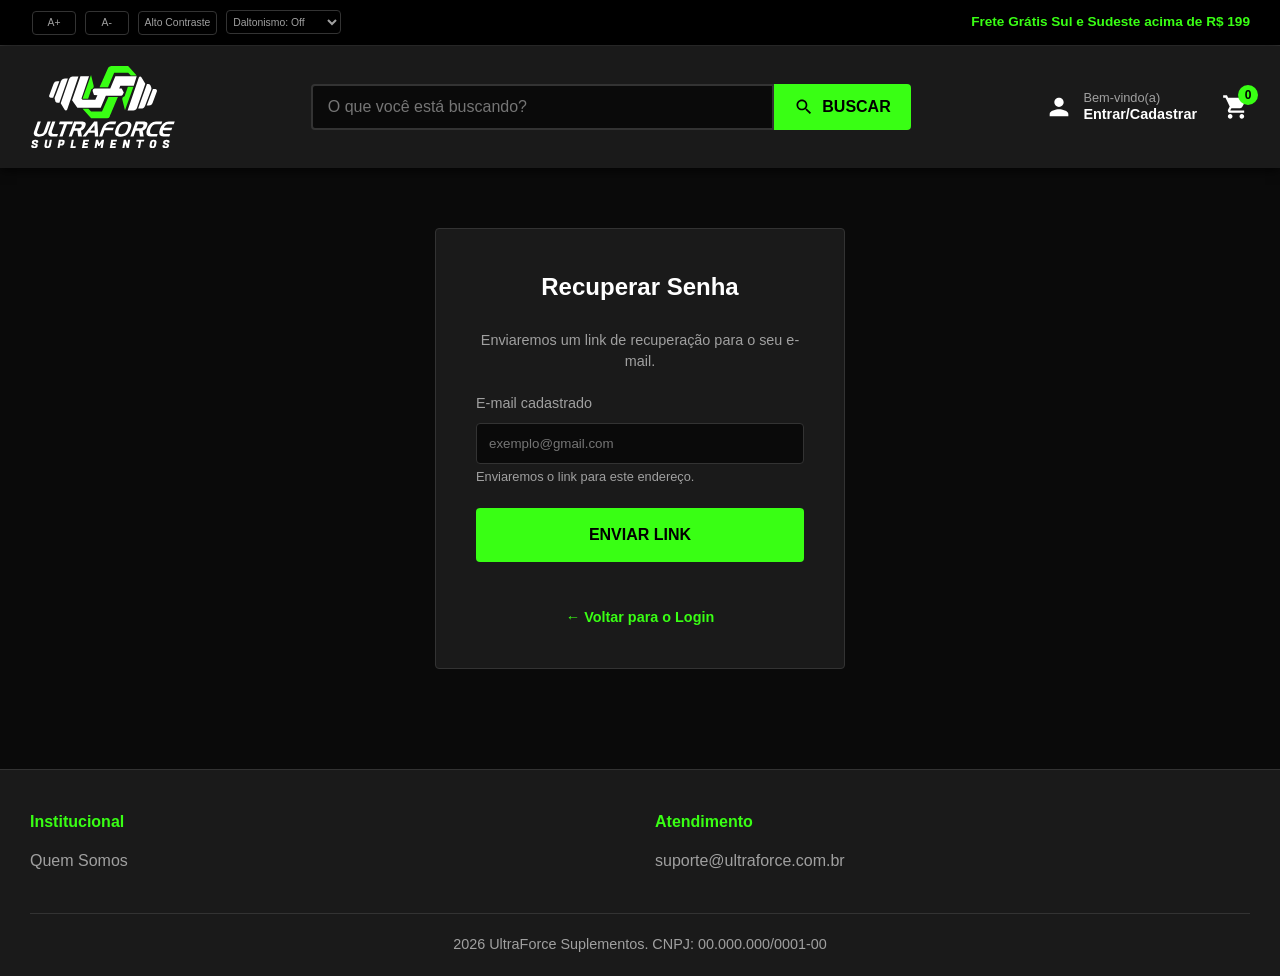
<file: Ultraforce site base/esqueci-senha.html>
<!DOCTYPE html>
<html lang="pt-BR">
<head>
    <meta charset="UTF-8">
    <meta name="viewport" content="width=device-width, initial-scale=1.0">
    <title>Recuperar Senha | UltraForce</title>
    <link rel="stylesheet" href="style.css">
</head>
<body>
<a href="#form-recuperacao" class="skip-link">Ir para o conteúdo principal</a>
    <header class="main-header sticky-header" role="banner">
        <div class="container header-grid">
            <div class="logo">
                
                <a href="index.html" aria-label="ULTRAFORCE Suplementos - Página Inicial">
                    
                <svg xmlns="http://www.w3.org/2000/svg" viewBox="0 0 1700.79 954.93" class="logo-svg" aria-hidden="true" focusable="false">
                    <path d="M564.23,122.15H497.09c-18.79,0-35.65,12.86-42.44,32.36l-97,278.85,46,76.18c7.56,12.52,24.67,10.34,29.49-3.76Z" fill="var(--text-color)"/>
                    <path d="M342.4,429.32,441,144.75H408.65a51.81,51.81,0,0,0-48.44,33.43L287.55,369.69a19.39,19.39,0,0,0-.38,12.65l8.37,26.79A28.77,28.77,0,0,0,323,429.32Z" fill="var(--text-color)"/>
                    <path d="M269.28,371.08l72.59-192.59H314.8a43,43,0,0,0-40.29,28L223.6,343.14A20.71,20.71,0,0,0,243,371.08Z" fill="var(--text-color)"/>
                    <path d="M1136.55,517.77h67.14c18.8,0,35.66-12.86,42.44-32.36l97-278.86-46-76.18c-7.56-12.51-24.67-10.33-29.49,3.77Z" fill="var(--text-color)"/>
                    <path d="M1362,210.59,1259.75,495.17h32.39a51.82,51.82,0,0,0,48.44-33.43l72.66-191.51a19.39,19.39,0,0,0,.37-12.65l-8.37-26.79a28.76,28.76,0,0,0-27.46-20.2Z" fill="var(--text-color)"/>
                    <path d="M1431.5,268.84l-72.58,192.59H1386a43,43,0,0,0,40.3-28l50.9-136.64a20.7,20.7,0,0,0-19.4-27.93Z" fill="var(--text-color)"/>

                    <path d="M1139.94,242.44l-38.33,111.15s-36.37,8.14-24.74,45.17l29.36,117.87,98.59-274.19Z" fill="var(--primary-color)"/>
                    <path d="M1023.65,360.54s-68.11,167.29-96,229.39a32.49,32.49,0,0,1-29.82,19.16l-185.73-1-100-109,68.15,0,31,31.48H838.43l74.3-170Z" fill="var(--primary-color)"/>
                    <path d="M810.36,248.55s72.88-167,100.77-229.07C916.4,7.76,944-.07,956.84,0l185.73,1,100,109.05-68.14,0-31-31.48H980l-71,170Z" fill="var(--primary-color)"/>
                    <path d="M676.94,380l38.34-111.14s36.36-8.15,24.73-45.17L710.65,105.78,612.06,380Z" fill="var(--primary-color)"/>

                    <path d="M754.15,261.89H934.42l59.9-142.09h248.29L1208.4,231.45H1051.86l-13.08,30.17H1068l24.13,45.94-12.48,27.15a22.46,22.46,0,0,1-20.41,13.09H883.31l-59.81,137H551.65l-62-84.81,97.87-280.2h100L599.49,378.33l12.33,14.05H760.43L785,339.58l-39.79-.84-14.83-43.67A25.1,25.1,0,0,1,754.15,261.89Z" fill="var(--text-color)"/>

                    <path d="M126.28,647.76,84.12,763.59q-5.34,14.67,1.89,22.9t26.13,8.22q18.67,0,31.9-8.22a44,44,0,0,0,18.56-22.9l42.16-115.83h36.46L198.57,764.92a74.93,74.93,0,0,1-14.8,24.79,92.61,92.61,0,0,1-22.53,18.23,109.39,109.39,0,0,1-28,11.34,126.4,126.4,0,0,1-31.43,3.89,96.55,96.55,0,0,1-28.7-3.89Q60.6,815.4,53.19,807.94a33.15,33.15,0,0,1-9.26-18.23q-1.86-10.77,3.25-24.79L89.82,647.76Z" fill="var(--text-color)"/>
                    <path d="M234.05,817.39a31.31,31.31,0,0,1-15.12-10.67q-5.56-7.34-6-19.34t5.9-29.35L259,647.76h36.46L256.21,755.59a40,40,0,0,0-2.73,14.22A22.29,22.29,0,0,0,256.4,781a18.77,18.77,0,0,0,8.4,7.45q5.58,2.67,14,2.67h47.57l-10.76,29.56h-60A65.4,65.4,0,0,1,234.05,817.39Z" fill="var(--text-color)"/>
                    <path d="M500.21,647.76l-10.76,29.57H431.2L379,820.72H342.55l52.19-143.39h-58l10.76-29.57Z" fill="var(--text-color)"/>
                    <path d="M511.81,752.7l-24.76,68H450.59l63-173H612a59.07,59.07,0,0,1,19.92,3,26,26,0,0,1,12.83,9.34q4.47,6.35,4.54,16.23t-5,23.9q-5.41,14.89-12.71,24.23a80.1,80.1,0,0,1-14.5,14.79,57,57,0,0,1-13.54,7.89,86.77,86.77,0,0,1-10,3.33l11.55,70.25H561.75l-10.36-68Zm10-27.35h42.68a54,54,0,0,0,11.08-1.11A32.05,32.05,0,0,0,594,713a39.17,39.17,0,0,0,6.36-11.67q2.51-6.89,2.1-11.56a12,12,0,0,0-3.07-7.45,14.51,14.51,0,0,0-7.15-3.89,42.88,42.88,0,0,0-10.26-1.11H539.24Z" fill="var(--text-color)"/>
                    <path d="M747.42,647.76h36.91l10,173h-38.9l-1.61-42H682.64l-32.19,42h-38.9Zm-44,103.82h49.35L750.5,690Z" fill="var(--text-color)"/>
                    <path d="M993.43,677.33H938.52a89.55,89.55,0,0,0-16.24,1.56A52.37,52.37,0,0,0,905.83,685a57.78,57.78,0,0,0-15.18,13q-7.2,8.44-12.13,22h96.71l-10.36,28.45h-96.7l-26.3,72.25H805.41l32.69-89.81a194.73,194.73,0,0,1,15.73-33.46,108.52,108.52,0,0,1,21.67-26.23A93.88,93.88,0,0,1,904.56,654q16.49-6.22,37.61-6.23h62Z" fill="var(--text-color)"/>
                    <path d="M1016,699.34a113.74,113.74,0,0,1,24-28.23,106.65,106.65,0,0,1,33.33-18.9q19.18-6.88,44.75-6.89,25.35,0,39.51,6.89t19.58,18.9q5.4,12,3.39,28.23a160.43,160.43,0,0,1-8.81,34.9,197.93,197.93,0,0,1-16.51,34.69,114.17,114.17,0,0,1-24,28.23,108.51,108.51,0,0,1-33.38,19q-19.21,7-44.56,7-25.57,0-39.69-7t-19.54-19q-5.41-12-3.4-28.23a159.87,159.87,0,0,1,8.74-34.69A199.06,199.06,0,0,1,1016,699.34Zm64-20.45a61.26,61.26,0,0,0-19.49,13.56A77.65,77.65,0,0,0,1047,711.79a219,219,0,0,0-9.62,22.45,194.24,194.24,0,0,0-6.73,22.46q-2.52,10.89-.59,19.34a21.66,21.66,0,0,0,9.63,13.56q7.69,5.11,23.93,5.11t27.53-5.11A61.6,61.6,0,0,0,1110.57,776a77.91,77.91,0,0,0,13.49-19.34,218.17,218.17,0,0,0,9.61-22.46,191.58,191.58,0,0,0,6.73-22.45q2.52-10.89.59-19.34a21.74,21.74,0,0,0-9.51-13.56q-7.59-5.11-23.82-5.12T1080,678.89Z" fill="var(--text-color)"/>
                    <path d="M1230.33,752.7l-24.76,68h-36.46l63-173h98.48a59.07,59.07,0,0,1,19.92,3,26,26,0,0,1,12.83,9.34q4.47,6.35,4.54,16.23t-5,23.9q-5.41,14.89-12.71,24.23a80.1,80.1,0,0,1-14.5,14.79,57,57,0,0,1-13.54,7.89,86.77,86.77,0,0,1-10,3.33l11.55,70.25h-43.35l-10.36-68Zm10-27.35H1283a54,54,0,0,0,11.08-1.11A32.05,32.05,0,0,0,1312.47,713a39,39,0,0,0,6.36-11.67q2.51-6.89,2.1-11.56a12,12,0,0,0-3.07-7.45,14.51,14.51,0,0,0-7.15-3.89,42.88,42.88,0,0,0-10.26-1.11h-42.69Z" fill="var(--text-color)"/>
                    <path d="M1529.21,677.33h-62.47q-22.46,0-37.54,14.56T1404,734.24q-10.12,27.79-5.64,42.36t26.94,14.56h62.47L1477,820.72h-73.14q-35.13,0-45.27-22.23t5.16-64.25q15.29-42,41.61-64.24t61.45-22.24H1540Z" fill="var(--text-color)"/>
                    <path d="M1645.82,748.47h-97.38q-5.13,22.68.89,32.68t24.93,10H1633l-10.76,29.56h-68.7q-35.13,0-45.26-22.23t5.15-64.25q15.3-42,41.62-64.24t61.45-22.24h68.69l-10.76,29.57h-58.69a82.73,82.73,0,0,0-13,1.11,42.24,42.24,0,0,0-14.28,5.34,60.07,60.07,0,0,0-14.77,12.78q-7.44,8.57-14.87,23.46h97.38Z" fill="var(--text-color)"/>

                    <path d="M38.85,927.59q0,9.2,13.27,9.2t13.28-8.27c0-2.93-1.52-5.34-4.54-7.2a44.34,44.34,0,0,0-11-4.67q-6.48-1.87-12.94-4.34a27,27,0,0,1-11-7.73,19.44,19.44,0,0,1-4.53-13.14Q21.38,858,64.46,858q15.75,0,23.81,5.93t8.07,16.48a26.93,26.93,0,0,1-1,7.4,16.64,16.64,0,0,1-2.06,5l-1.07,1.6H68.6a10.75,10.75,0,0,0,2.93-7.73q0-8.67-11.34-8.67Q45.93,878,45.92,887q0,4.53,4.54,7.2a39.57,39.57,0,0,0,11,4.2,134.26,134.26,0,0,1,13,3.8,25.49,25.49,0,0,1,11.07,7.54q4.53,5.26,4.53,13.67,0,16.95-10.13,25.15t-31.22,8.2q-21.07,0-28.81-7.47-5.73-5.6-5.73-15.47a45.11,45.11,0,0,1,.8-8.14l.4-2.13h24l-.27,1.6A12.23,12.23,0,0,0,38.85,927.59Z" fill="var(--text-color)"/>
                    <path d="M230.07,947.93q-10.6,8.87-29.95,8.87t-26.81-8.94Q168,941.72,168,930.92A58.19,58.19,0,0,1,169,920.38l10.8-61.49h24l-10.8,61a43.39,43.39,0,0,0-.53,6.94q0,9.33,11.2,9.33,6.67,0,10.67-3.46T220,919.85l10.8-61h24L244,920.38Q240.67,939.07,230.07,947.93Z" fill="var(--text-color)"/>
                    <path d="M365.12,925.72H349.25l-5.2,29.21H320l16.94-96h40.68q15.07,0,21.48,6.94,4.67,5.34,4.67,13.6a33.82,33.82,0,0,1-.54,5.87l-2.67,15.08q-2,11.07-11.73,18.2T365.12,925.72Zm4.14-46h-12l-4.4,25.21h11.87q10.93,0,12.68-9.74l.93-5.47a15.11,15.11,0,0,0,.27-3.2,7.15,7.15,0,0,0-2-4.4C375.26,880.5,372.81,879.7,369.26,879.7Z" fill="var(--text-color)"/>
                    <path d="M530,954.93H469.17l16.94-96h24l-13.21,75.23h36.82Z" fill="var(--text-color)"/>
                    <path d="M671.65,954.93h-67l16.94-96h67l-3.73,20.81h-43l-3.07,18h35.48l-3.74,20.81H635.1l-2.67,15.6h43Z" fill="var(--text-color)"/>
                    <path d="M793,858.89l14.28,46,30.68-46H863.2l-16.94,96H822.11l9.61-54.15-20.54,32.28H793.7l-9.07-32.28L775,954.93H751l16.94-96Z" fill="var(--text-color)"/>
                    <path d="M996.19,954.93h-67l16.95-96h67l-3.74,20.81H966.44l-3.07,18h35.48l-3.73,20.81H959.64L957,934.12h42.95Z" fill="var(--text-color)"/>
                    <path d="M1166.52,858.89l-16.8,96h-24.15l-16.8-52.55-9.07,52.55h-24.15l16.94-96h24.81L1133.84,908l8.67-49.09Z" fill="var(--text-color)"/>
                    <path d="M1327.66,879.7h-32.82l-13.2,75.23H1257.5l13.2-75.23h-33l3.74-20.81h89.9Z" fill="var(--text-color)"/>
                    <path d="M1441.31,858q32.14,0,32.14,26.27a52.71,52.71,0,0,1-.93,9.48l-4.67,26.67q-3.19,18.55-13.87,27.48t-30,8.94q-19.34,0-26.94-8.94-5.2-6.14-5.2-16.94a57.3,57.3,0,0,1,1.07-10.54l4.66-26.67Q1403.82,858,1441.31,858Zm-13.74,78.16q6.66,0,10.67-3.46t5.6-12.81l4.54-25.61a33.66,33.66,0,0,0,.4-4.8q0-10.82-10.94-10.81-13.74.27-16.41,15.61l-4.53,25.61a43.37,43.37,0,0,0-.54,6.94Q1416.36,936.12,1427.57,936.12Z" fill="var(--text-color)"/>
                    <path d="M1567.49,927.59q0,9.2,13.27,9.2t13.28-8.27c0-2.93-1.52-5.34-4.54-7.2a44.34,44.34,0,0,0-11-4.67q-6.48-1.87-12.94-4.34a26.91,26.91,0,0,1-11-7.73,19.44,19.44,0,0,1-4.53-13.14Q1550,858,1593.1,858q15.74,0,23.81,5.93t8.07,16.48a26.93,26.93,0,0,1-1,7.4,16.64,16.64,0,0,1-2.06,5l-1.07,1.6h-23.61a10.75,10.75,0,0,0,2.93-7.73q0-8.67-11.34-8.67-14.26,0-14.27,9.07,0,4.53,4.54,7.2a39.57,39.57,0,0,0,11,4.2,134.26,134.26,0,0,1,13,3.8,25.49,25.49,0,0,1,11.07,7.54q4.53,5.26,4.53,13.67,0,16.95-10.13,25.15t-31.22,8.2q-21.08,0-28.81-7.47-5.73-5.6-5.74-15.47a46,46,0,0,1,.8-8.14l.4-2.13h24l-.27,1.6A12.23,12.23,0,0,0,1567.49,927.59Z" fill="var(--text-color)"/>
                </svg>
                </a>
            </div>
            
            <form action="busca.html" class="search-container" role="search">
                <input type="text" placeholder="O que você está buscando?" aria-label="Buscar produtos" required>
                <button type="submit" class="btn-search" aria-label="Pesquisar">
                    <svg aria-hidden="true" width="20" height="20" fill="currentColor" viewBox="0 0 24 24"><path d="M15.5 14h-.79l-.28-.27C15.41 12.59 16 11.11 16 9.5 16 5.91 13.09 3 9.5 3S3 5.91 3 9.5 5.91 16 9.5 16c1.61 0 3.09-.59 4.23-1.57l.27.28v.79l5 4.99L20.49 19l-4.99-5zm-6 0C7.01 14 5 11.99 5 9.5S7.01 5 9.5 5 14 7.01 14 9.5 11.99 14 9.5 14z"/></svg>
                    BUSCAR
                </button>
            </form>
            <div class="user-actions">
                <a href="login.html" class="account-link">
                    <svg class="icon-svg" aria-hidden="true" width="28" height="28" fill="currentColor" viewBox="0 0 24 24"><path d="M12 12c2.21 0 4-1.79 4-4s-1.79-4-4-4-4 1.79-4 4 1.79 4 4 4zm0 2c-2.67 0-8 1.34-8 4v2h16v-2c0-2.66-5.33-4-8-4z"/></svg>
                    <div class="text"><small>Bem-vindo(a)</small><strong>Entrar/Cadastrar</strong></div>
                </a>
                <a href="carrinho.html" class="btn-cart" aria-label="Carrinho de compras">
                    <svg class="icon-svg" aria-hidden="true" width="28" height="28" fill="currentColor" viewBox="0 0 24 24"><path d="M7 18c-1.1 0-1.99.9-1.99 2S5.9 22 7 22s2-.9 2-2-.9-2-2-2zM1 2v2h2l3.6 7.59-1.35 2.45c-.16.28-.25.61-.25.96 0 1.1.9 2 2 2h12v-2H7.42c-.14 0-.25-.11-.25-.25l.03-.12.9-1.63h7.45c.75 0 1.41-.41 1.75-1.03l3.58-6.49c.08-.14.12-.31.12-.48 0-.55-.45-1-1-1H5.21l-.94-2H1zm16 16c-1.1 0-1.99.9-1.99 2s.89 2 1.99 2 2-.9 2-2-.9-2-2-2z"/></svg>
                    <span class="cart-count">0</span>
                </a>
            </div>
        </div>
    </header>

    <main id="main-content" class="container page-spacing" style="display: flex; justify-content: center; align-items: center; min-height: 60vh;">
        <div class="auth-container">
            <div class="auth-box">
                <h2>Recuperar Senha</h2>
                <p style="text-align: center; color: var(--text-muted); margin-bottom: 20px; font-size: 0.9rem;">Enviaremos um link de recuperação para o seu e-mail.</p>
                <form id="form-recuperacao" novalidate>
                    <div class="input-group">
                        <label for="email-recuperacao">E-mail cadastrado</label>
                        <input type="email" id="email-recuperacao" name="email" required placeholder="exemplo@gmail.com" autocomplete="email" aria-required="true" aria-describedby="email-hint">
                        <small id="email-hint" style="color: var(--text-muted); font-size: 0.8rem;">Enviaremos o link para este endereço.</small>
                    </div>
                    <button type="button" class="btn-buy btn-large" onclick="alert('Link de recuperação enviado com sucesso! Verifique sua caixa de entrada.')">ENVIAR LINK</button>
                </form>
                <p class="auth-footer"><a href="login.html">← Voltar para o Login</a></p>
            </div>
        </div>
    </main>

    <footer class="main-footer">
        <div class="container">
            <div class="footer-grid">
                <div><h4>Institucional</h4><ul><li><a href="quem-somos.html">Quem Somos</a></li></ul></div>
                <div><h4>Atendimento</h4><p>suporte@ultraforce.com.br</p></div>
            </div>
            <div class="footer-bottom"><p>2026 UltraForce Suplementos. CNPJ: 00.000.000/0001-00</p></div>
        </div>
    </footer>
    <script src="script.js"></script>
</body>
</html>
</file>
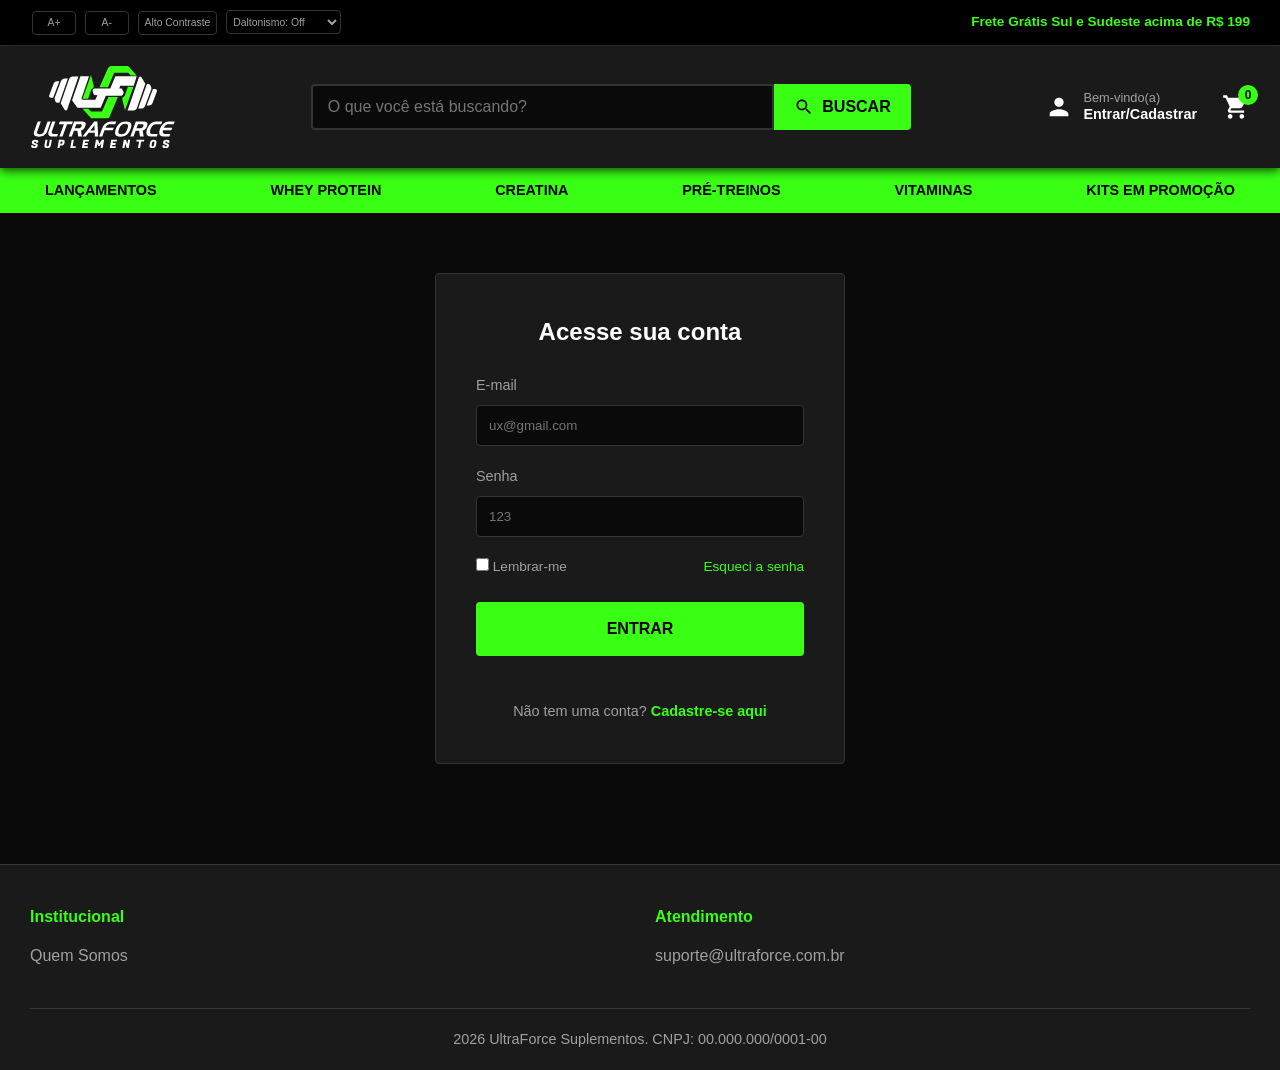
<file: Ultraforce site base/login.html>
<!DOCTYPE html>
<html lang="pt-BR">
<head>
    <meta charset="UTF-8">
    <meta name="viewport" content="width=device-width, initial-scale=1.0">
    <title>Login | UltraForce</title>
    <link rel="stylesheet" href="style.css">
</head>
<body>
<a href="#login-form" class="skip-link">Ir para o formulário de login</a>

    <header class="main-header sticky-header" role="banner">
        <div class="container header-grid">
            <div class="logo">
                
                <a href="index.html" aria-label="ULTRAFORCE Suplementos - Página Inicial">
                    
                <svg xmlns="http://www.w3.org/2000/svg" viewBox="0 0 1700.79 954.93" class="logo-svg" aria-hidden="true" focusable="false">
                    <path d="M564.23,122.15H497.09c-18.79,0-35.65,12.86-42.44,32.36l-97,278.85,46,76.18c7.56,12.52,24.67,10.34,29.49-3.76Z" fill="var(--text-color)"/>
                    <path d="M342.4,429.32,441,144.75H408.65a51.81,51.81,0,0,0-48.44,33.43L287.55,369.69a19.39,19.39,0,0,0-.38,12.65l8.37,26.79A28.77,28.77,0,0,0,323,429.32Z" fill="var(--text-color)"/>
                    <path d="M269.28,371.08l72.59-192.59H314.8a43,43,0,0,0-40.29,28L223.6,343.14A20.71,20.71,0,0,0,243,371.08Z" fill="var(--text-color)"/>
                    <path d="M1136.55,517.77h67.14c18.8,0,35.66-12.86,42.44-32.36l97-278.86-46-76.18c-7.56-12.51-24.67-10.33-29.49,3.77Z" fill="var(--text-color)"/>
                    <path d="M1362,210.59,1259.75,495.17h32.39a51.82,51.82,0,0,0,48.44-33.43l72.66-191.51a19.39,19.39,0,0,0,.37-12.65l-8.37-26.79a28.76,28.76,0,0,0-27.46-20.2Z" fill="var(--text-color)"/>
                    <path d="M1431.5,268.84l-72.58,192.59H1386a43,43,0,0,0,40.3-28l50.9-136.64a20.7,20.7,0,0,0-19.4-27.93Z" fill="var(--text-color)"/>

                    <path d="M1139.94,242.44l-38.33,111.15s-36.37,8.14-24.74,45.17l29.36,117.87,98.59-274.19Z" fill="var(--primary-color)"/>
                    <path d="M1023.65,360.54s-68.11,167.29-96,229.39a32.49,32.49,0,0,1-29.82,19.16l-185.73-1-100-109,68.15,0,31,31.48H838.43l74.3-170Z" fill="var(--primary-color)"/>
                    <path d="M810.36,248.55s72.88-167,100.77-229.07C916.4,7.76,944-.07,956.84,0l185.73,1,100,109.05-68.14,0-31-31.48H980l-71,170Z" fill="var(--primary-color)"/>
                    <path d="M676.94,380l38.34-111.14s36.36-8.15,24.73-45.17L710.65,105.78,612.06,380Z" fill="var(--primary-color)"/>

                    <path d="M754.15,261.89H934.42l59.9-142.09h248.29L1208.4,231.45H1051.86l-13.08,30.17H1068l24.13,45.94-12.48,27.15a22.46,22.46,0,0,1-20.41,13.09H883.31l-59.81,137H551.65l-62-84.81,97.87-280.2h100L599.49,378.33l12.33,14.05H760.43L785,339.58l-39.79-.84-14.83-43.67A25.1,25.1,0,0,1,754.15,261.89Z" fill="var(--text-color)"/>

                    <path d="M126.28,647.76,84.12,763.59q-5.34,14.67,1.89,22.9t26.13,8.22q18.67,0,31.9-8.22a44,44,0,0,0,18.56-22.9l42.16-115.83h36.46L198.57,764.92a74.93,74.93,0,0,1-14.8,24.79,92.61,92.61,0,0,1-22.53,18.23,109.39,109.39,0,0,1-28,11.34,126.4,126.4,0,0,1-31.43,3.89,96.55,96.55,0,0,1-28.7-3.89Q60.6,815.4,53.19,807.94a33.15,33.15,0,0,1-9.26-18.23q-1.86-10.77,3.25-24.79L89.82,647.76Z" fill="var(--text-color)"/>
                    <path d="M234.05,817.39a31.31,31.31,0,0,1-15.12-10.67q-5.56-7.34-6-19.34t5.9-29.35L259,647.76h36.46L256.21,755.59a40,40,0,0,0-2.73,14.22A22.29,22.29,0,0,0,256.4,781a18.77,18.77,0,0,0,8.4,7.45q5.58,2.67,14,2.67h47.57l-10.76,29.56h-60A65.4,65.4,0,0,1,234.05,817.39Z" fill="var(--text-color)"/>
                    <path d="M500.21,647.76l-10.76,29.57H431.2L379,820.72H342.55l52.19-143.39h-58l10.76-29.57Z" fill="var(--text-color)"/>
                    <path d="M511.81,752.7l-24.76,68H450.59l63-173H612a59.07,59.07,0,0,1,19.92,3,26,26,0,0,1,12.83,9.34q4.47,6.35,4.54,16.23t-5,23.9q-5.41,14.89-12.71,24.23a80.1,80.1,0,0,1-14.5,14.79,57,57,0,0,1-13.54,7.89,86.77,86.77,0,0,1-10,3.33l11.55,70.25H561.75l-10.36-68Zm10-27.35h42.68a54,54,0,0,0,11.08-1.11A32.05,32.05,0,0,0,594,713a39.17,39.17,0,0,0,6.36-11.67q2.51-6.89,2.1-11.56a12,12,0,0,0-3.07-7.45,14.51,14.51,0,0,0-7.15-3.89,42.88,42.88,0,0,0-10.26-1.11H539.24Z" fill="var(--text-color)"/>
                    <path d="M747.42,647.76h36.91l10,173h-38.9l-1.61-42H682.64l-32.19,42h-38.9Zm-44,103.82h49.35L750.5,690Z" fill="var(--text-color)"/>
                    <path d="M993.43,677.33H938.52a89.55,89.55,0,0,0-16.24,1.56A52.37,52.37,0,0,0,905.83,685a57.78,57.78,0,0,0-15.18,13q-7.2,8.44-12.13,22h96.71l-10.36,28.45h-96.7l-26.3,72.25H805.41l32.69-89.81a194.73,194.73,0,0,1,15.73-33.46,108.52,108.52,0,0,1,21.67-26.23A93.88,93.88,0,0,1,904.56,654q16.49-6.22,37.61-6.23h62Z" fill="var(--text-color)"/>
                    <path d="M1016,699.34a113.74,113.74,0,0,1,24-28.23,106.65,106.65,0,0,1,33.33-18.9q19.18-6.88,44.75-6.89,25.35,0,39.51,6.89t19.58,18.9q5.4,12,3.39,28.23a160.43,160.43,0,0,1-8.81,34.9,197.93,197.93,0,0,1-16.51,34.69,114.17,114.17,0,0,1-24,28.23,108.51,108.51,0,0,1-33.38,19q-19.21,7-44.56,7-25.57,0-39.69-7t-19.54-19q-5.41-12-3.4-28.23a159.87,159.87,0,0,1,8.74-34.69A199.06,199.06,0,0,1,1016,699.34Zm64-20.45a61.26,61.26,0,0,0-19.49,13.56A77.65,77.65,0,0,0,1047,711.79a219,219,0,0,0-9.62,22.45,194.24,194.24,0,0,0-6.73,22.46q-2.52,10.89-.59,19.34a21.66,21.66,0,0,0,9.63,13.56q7.69,5.11,23.93,5.11t27.53-5.11A61.6,61.6,0,0,0,1110.57,776a77.91,77.91,0,0,0,13.49-19.34,218.17,218.17,0,0,0,9.61-22.46,191.58,191.58,0,0,0,6.73-22.45q2.52-10.89.59-19.34a21.74,21.74,0,0,0-9.51-13.56q-7.59-5.11-23.82-5.12T1080,678.89Z" fill="var(--text-color)"/>
                    <path d="M1230.33,752.7l-24.76,68h-36.46l63-173h98.48a59.07,59.07,0,0,1,19.92,3,26,26,0,0,1,12.83,9.34q4.47,6.35,4.54,16.23t-5,23.9q-5.41,14.89-12.71,24.23a80.1,80.1,0,0,1-14.5,14.79,57,57,0,0,1-13.54,7.89,86.77,86.77,0,0,1-10,3.33l11.55,70.25h-43.35l-10.36-68Zm10-27.35H1283a54,54,0,0,0,11.08-1.11A32.05,32.05,0,0,0,1312.47,713a39,39,0,0,0,6.36-11.67q2.51-6.89,2.1-11.56a12,12,0,0,0-3.07-7.45,14.51,14.51,0,0,0-7.15-3.89,42.88,42.88,0,0,0-10.26-1.11h-42.69Z" fill="var(--text-color)"/>
                    <path d="M1529.21,677.33h-62.47q-22.46,0-37.54,14.56T1404,734.24q-10.12,27.79-5.64,42.36t26.94,14.56h62.47L1477,820.72h-73.14q-35.13,0-45.27-22.23t5.16-64.25q15.29-42,41.61-64.24t61.45-22.24H1540Z" fill="var(--text-color)"/>
                    <path d="M1645.82,748.47h-97.38q-5.13,22.68.89,32.68t24.93,10H1633l-10.76,29.56h-68.7q-35.13,0-45.26-22.23t5.15-64.25q15.3-42,41.62-64.24t61.45-22.24h68.69l-10.76,29.57h-58.69a82.73,82.73,0,0,0-13,1.11,42.24,42.24,0,0,0-14.28,5.34,60.07,60.07,0,0,0-14.77,12.78q-7.44,8.57-14.87,23.46h97.38Z" fill="var(--text-color)"/>

                    <path d="M38.85,927.59q0,9.2,13.27,9.2t13.28-8.27c0-2.93-1.52-5.34-4.54-7.2a44.34,44.34,0,0,0-11-4.67q-6.48-1.87-12.94-4.34a27,27,0,0,1-11-7.73,19.44,19.44,0,0,1-4.53-13.14Q21.38,858,64.46,858q15.75,0,23.81,5.93t8.07,16.48a26.93,26.93,0,0,1-1,7.4,16.64,16.64,0,0,1-2.06,5l-1.07,1.6H68.6a10.75,10.75,0,0,0,2.93-7.73q0-8.67-11.34-8.67Q45.93,878,45.92,887q0,4.53,4.54,7.2a39.57,39.57,0,0,0,11,4.2,134.26,134.26,0,0,1,13,3.8,25.49,25.49,0,0,1,11.07,7.54q4.53,5.26,4.53,13.67,0,16.95-10.13,25.15t-31.22,8.2q-21.07,0-28.81-7.47-5.73-5.6-5.73-15.47a45.11,45.11,0,0,1,.8-8.14l.4-2.13h24l-.27,1.6A12.23,12.23,0,0,0,38.85,927.59Z" fill="var(--text-color)"/>
                    <path d="M230.07,947.93q-10.6,8.87-29.95,8.87t-26.81-8.94Q168,941.72,168,930.92A58.19,58.19,0,0,1,169,920.38l10.8-61.49h24l-10.8,61a43.39,43.39,0,0,0-.53,6.94q0,9.33,11.2,9.33,6.67,0,10.67-3.46T220,919.85l10.8-61h24L244,920.38Q240.67,939.07,230.07,947.93Z" fill="var(--text-color)"/>
                    <path d="M365.12,925.72H349.25l-5.2,29.21H320l16.94-96h40.68q15.07,0,21.48,6.94,4.67,5.34,4.67,13.6a33.82,33.82,0,0,1-.54,5.87l-2.67,15.08q-2,11.07-11.73,18.2T365.12,925.72Zm4.14-46h-12l-4.4,25.21h11.87q10.93,0,12.68-9.74l.93-5.47a15.11,15.11,0,0,0,.27-3.2,7.15,7.15,0,0,0-2-4.4C375.26,880.5,372.81,879.7,369.26,879.7Z" fill="var(--text-color)"/>
                    <path d="M530,954.93H469.17l16.94-96h24l-13.21,75.23h36.82Z" fill="var(--text-color)"/>
                    <path d="M671.65,954.93h-67l16.94-96h67l-3.73,20.81h-43l-3.07,18h35.48l-3.74,20.81H635.1l-2.67,15.6h43Z" fill="var(--text-color)"/>
                    <path d="M793,858.89l14.28,46,30.68-46H863.2l-16.94,96H822.11l9.61-54.15-20.54,32.28H793.7l-9.07-32.28L775,954.93H751l16.94-96Z" fill="var(--text-color)"/>
                    <path d="M996.19,954.93h-67l16.95-96h67l-3.74,20.81H966.44l-3.07,18h35.48l-3.73,20.81H959.64L957,934.12h42.95Z" fill="var(--text-color)"/>
                    <path d="M1166.52,858.89l-16.8,96h-24.15l-16.8-52.55-9.07,52.55h-24.15l16.94-96h24.81L1133.84,908l8.67-49.09Z" fill="var(--text-color)"/>
                    <path d="M1327.66,879.7h-32.82l-13.2,75.23H1257.5l13.2-75.23h-33l3.74-20.81h89.9Z" fill="var(--text-color)"/>
                    <path d="M1441.31,858q32.14,0,32.14,26.27a52.71,52.71,0,0,1-.93,9.48l-4.67,26.67q-3.19,18.55-13.87,27.48t-30,8.94q-19.34,0-26.94-8.94-5.2-6.14-5.2-16.94a57.3,57.3,0,0,1,1.07-10.54l4.66-26.67Q1403.82,858,1441.31,858Zm-13.74,78.16q6.66,0,10.67-3.46t5.6-12.81l4.54-25.61a33.66,33.66,0,0,0,.4-4.8q0-10.82-10.94-10.81-13.74.27-16.41,15.61l-4.53,25.61a43.37,43.37,0,0,0-.54,6.94Q1416.36,936.12,1427.57,936.12Z" fill="var(--text-color)"/>
                    <path d="M1567.49,927.59q0,9.2,13.27,9.2t13.28-8.27c0-2.93-1.52-5.34-4.54-7.2a44.34,44.34,0,0,0-11-4.67q-6.48-1.87-12.94-4.34a26.91,26.91,0,0,1-11-7.73,19.44,19.44,0,0,1-4.53-13.14Q1550,858,1593.1,858q15.74,0,23.81,5.93t8.07,16.48a26.93,26.93,0,0,1-1,7.4,16.64,16.64,0,0,1-2.06,5l-1.07,1.6h-23.61a10.75,10.75,0,0,0,2.93-7.73q0-8.67-11.34-8.67-14.26,0-14.27,9.07,0,4.53,4.54,7.2a39.57,39.57,0,0,0,11,4.2,134.26,134.26,0,0,1,13,3.8,25.49,25.49,0,0,1,11.07,7.54q4.53,5.26,4.53,13.67,0,16.95-10.13,25.15t-31.22,8.2q-21.08,0-28.81-7.47-5.73-5.6-5.74-15.47a46,46,0,0,1,.8-8.14l.4-2.13h24l-.27,1.6A12.23,12.23,0,0,0,1567.49,927.59Z" fill="var(--text-color)"/>
                </svg>
                </a>
            </div>
            
            <form action="busca.html" class="search-container" role="search">
                <input type="text" placeholder="O que você está buscando?" aria-label="Buscar produtos" required>
                <button type="submit" class="btn-search" aria-label="Pesquisar">
                    <svg aria-hidden="true" width="20" height="20" fill="currentColor" viewBox="0 0 24 24"><path d="M15.5 14h-.79l-.28-.27C15.41 12.59 16 11.11 16 9.5 16 5.91 13.09 3 9.5 3S3 5.91 3 9.5 5.91 16 9.5 16c1.61 0 3.09-.59 4.23-1.57l.27.28v.79l5 4.99L20.49 19l-4.99-5zm-6 0C7.01 14 5 11.99 5 9.5S7.01 5 9.5 5 14 7.01 14 9.5 11.99 14 9.5 14z"/></svg>
                    BUSCAR
                </button>
            </form>
            <div class="user-actions">
                <a href="login.html" class="account-link">
                    <svg class="icon-svg" aria-hidden="true" width="28" height="28" fill="currentColor" viewBox="0 0 24 24"><path d="M12 12c2.21 0 4-1.79 4-4s-1.79-4-4-4-4 1.79-4 4 1.79 4 4 4zm0 2c-2.67 0-8 1.34-8 4v2h16v-2c0-2.66-5.33-4-8-4z"/></svg>
                    <div class="text"><small>Bem-vindo(a)</small><strong>Entrar/Cadastrar</strong></div>
                </a>
                <a href="carrinho.html" class="btn-cart" aria-label="Carrinho de compras">
                    <svg class="icon-svg" aria-hidden="true" width="28" height="28" fill="currentColor" viewBox="0 0 24 24"><path d="M7 18c-1.1 0-1.99.9-1.99 2S5.9 22 7 22s2-.9 2-2-.9-2-2-2zM1 2v2h2l3.6 7.59-1.35 2.45c-.16.28-.25.61-.25.96 0 1.1.9 2 2 2h12v-2H7.42c-.14 0-.25-.11-.25-.25l.03-.12.9-1.63h7.45c.75 0 1.41-.41 1.75-1.03l3.58-6.49c.08-.14.12-.31.12-.48 0-.55-.45-1-1-1H5.21l-.94-2H1zm16 16c-1.1 0-1.99.9-1.99 2s.89 2 1.99 2 2-.9 2-2-.9-2-2-2z"/></svg>
                    <span class="cart-count">0</span>
                </a>
            </div>
        </div>
    </header>
    <nav class="category-nav" aria-label="Categorias de produtos">
        <div class="container">
            <ul>
                <li><a href="#">Lançamentos</a></li>
                <li><a href="#">Whey Protein</a></li>
                <li><a href="#">Creatina</a></li>
                <li><a href="#">Pré-Treinos</a></li>
                <li><a href="#">Vitaminas</a></li>
                <li><a href="#">Kits em Promoção</a></li>
            </ul>
        </div>
    </nav>

    <main id="main-content" class="container page-spacing" style="display: flex; justify-content: center; align-items: center; min-height: 60vh;">
        <div class="auth-container">
            <div class="auth-box">
                <h2>Acesse sua conta</h2>
                <form id="login-form" novalidate>
                    <div class="input-group">
                        <label for="email">E-mail</label>
                        <input type="email" id="email" name="email" required placeholder="ux@gmail.com" autocomplete="email" aria-required="true">
                    </div>
                    <div class="input-group">
                        <label for="password">Senha</label>
                        <input type="password" id="password" name="password" required placeholder="123" autocomplete="current-password" aria-required="true">
                    </div>
                    
                    <div class="auth-actions">
                        <label><input type="checkbox" id="keep-logged"> Lembrar-me</label>
                        <a href="esqueci-senha.html" class="forgot-pass">Esqueci a senha</a>
                    </div>

                    <p id="login-error" class="error-message" role="alert" aria-live="assertive" style="display: none;"></p>

                    <button type="submit" class="btn-buy btn-large">ENTRAR</button>
                </form>
                
                <p class="auth-footer">Não tem uma conta? <a href="cadastro.html">Cadastre-se aqui</a></p>
            </div>
        </div>
    </main>

    <footer class="main-footer">
        <div class="container">
            <div class="footer-grid">
                <div><h4>Institucional</h4><ul><li><a href="quem-somos.html">Quem Somos</a></li></ul></div>
                <div><h4>Atendimento</h4><p>suporte@ultraforce.com.br</p></div>
            </div>
            <div class="footer-bottom"><p>2026 UltraForce Suplementos. CNPJ: 00.000.000/0001-00</p></div>
        </div>
    </footer>

    <script src="script.js"></script>
</body>
</html>
</file>
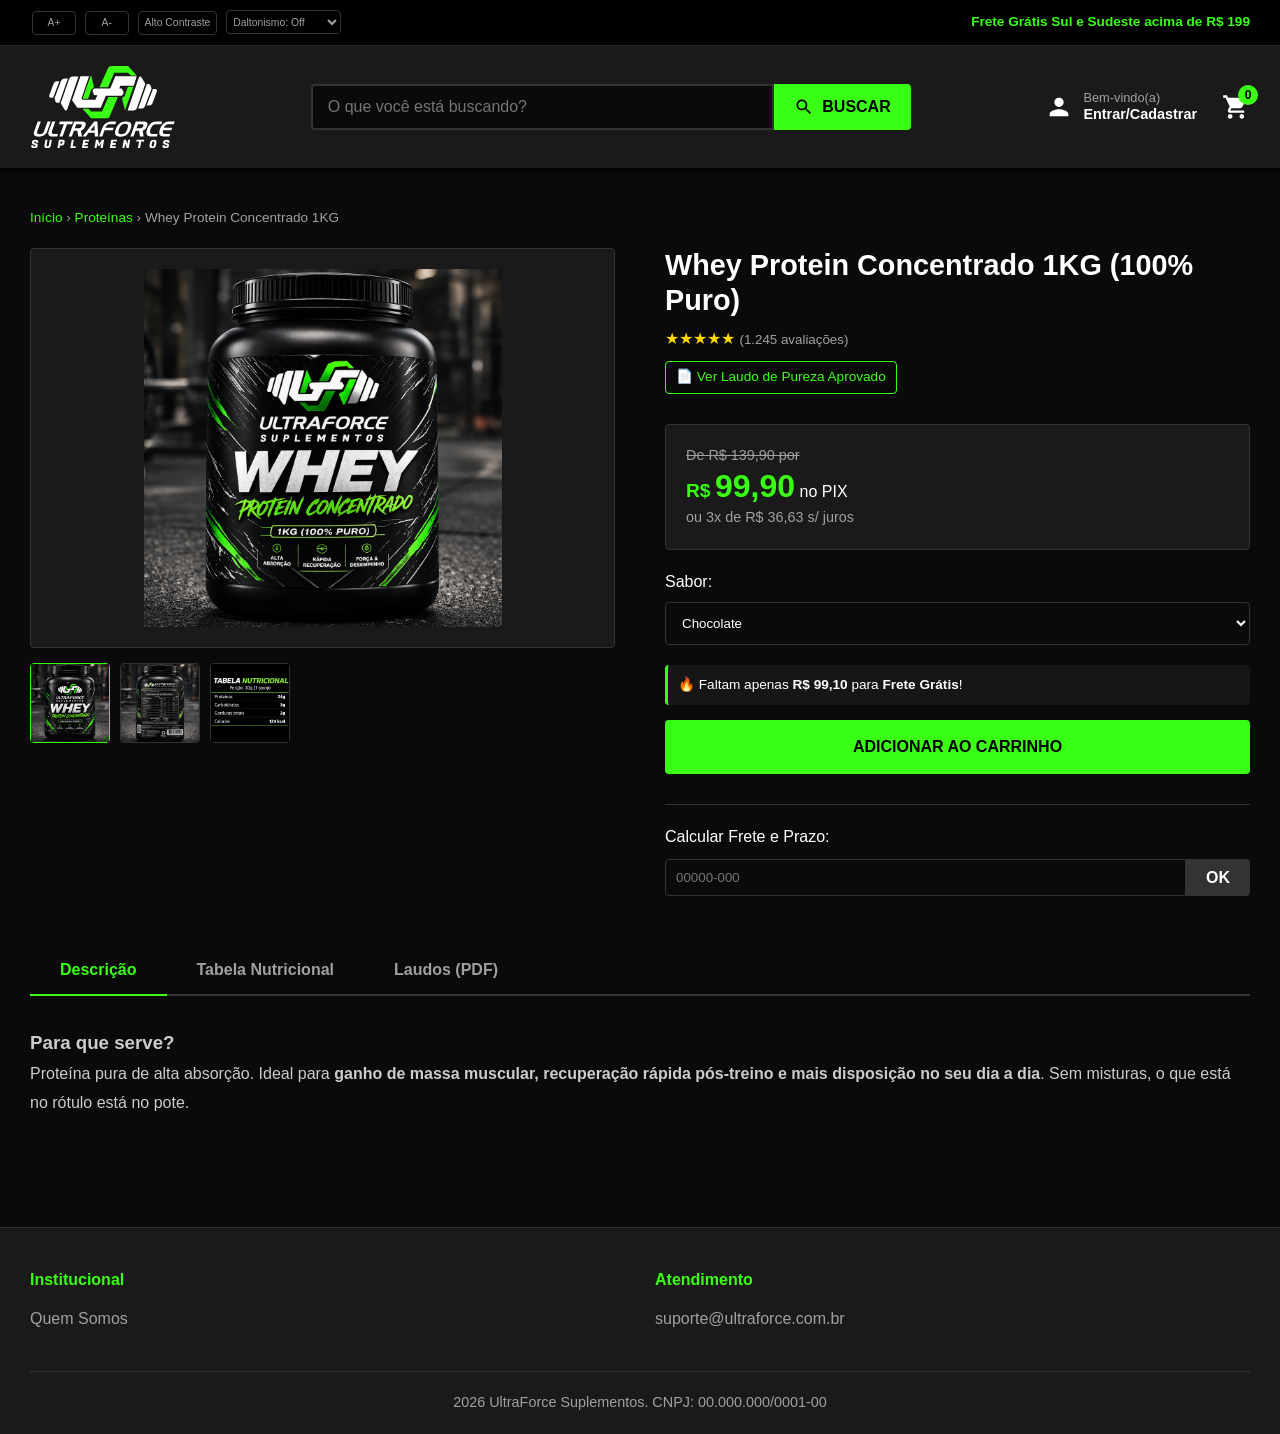
<file: Ultraforce site base/produto.html>
<!DOCTYPE html>
<html lang="pt-BR">
<head>
    <meta charset="UTF-8">
    <meta name="viewport" content="width=device-width, initial-scale=1.0">
    <title>Whey Protein Concentrado | UltraForce</title>
    <link rel="stylesheet" href="style.css">
</head>
<body>
<a href="#main-content" class="skip-link">Ir para o conteúdo principal</a>
<header class="main-header sticky-header" role="banner">
    <div class="container header-grid">
        <div class="logo">
            <a href="index.html" aria-label="ULTRAFORCE Suplementos - Página Inicial">
                <svg xmlns="http://www.w3.org/2000/svg" viewBox="0 0 1700.79 954.93" class="logo-svg" aria-hidden="true" focusable="false">
                    <path d="M564.23,122.15H497.09c-18.79,0-35.65,12.86-42.44,32.36l-97,278.85,46,76.18c7.56,12.52,24.67,10.34,29.49-3.76Z" fill="var(--text-color)"/>
                    <path d="M342.4,429.32,441,144.75H408.65a51.81,51.81,0,0,0-48.44,33.43L287.55,369.69a19.39,19.39,0,0,0-.38,12.65l8.37,26.79A28.77,28.77,0,0,0,323,429.32Z" fill="var(--text-color)"/>
                    <path d="M269.28,371.08l72.59-192.59H314.8a43,43,0,0,0-40.29,28L223.6,343.14A20.71,20.71,0,0,0,243,371.08Z" fill="var(--text-color)"/>
                    <path d="M1136.55,517.77h67.14c18.8,0,35.66-12.86,42.44-32.36l97-278.86-46-76.18c-7.56-12.51-24.67-10.33-29.49,3.77Z" fill="var(--text-color)"/>
                    <path d="M1362,210.59,1259.75,495.17h32.39a51.82,51.82,0,0,0,48.44-33.43l72.66-191.51a19.39,19.39,0,0,0,.37-12.65l-8.37-26.79a28.76,28.76,0,0,0-27.46-20.2Z" fill="var(--text-color)"/>
                    <path d="M1431.5,268.84l-72.58,192.59H1386a43,43,0,0,0,40.3-28l50.9-136.64a20.7,20.7,0,0,0-19.4-27.93Z" fill="var(--text-color)"/>
                    <path d="M1139.94,242.44l-38.33,111.15s-36.37,8.14-24.74,45.17l29.36,117.87,98.59-274.19Z" fill="var(--primary-color)"/>
                    <path d="M1023.65,360.54s-68.11,167.29-96,229.39a32.49,32.49,0,0,1-29.82,19.16l-185.73-1-100-109,68.15,0,31,31.48H838.43l74.3-170Z" fill="var(--primary-color)"/>
                    <path d="M810.36,248.55s72.88-167,100.77-229.07C916.4,7.76,944-.07,956.84,0l185.73,1,100,109.05-68.14,0-31-31.48H980l-71,170Z" fill="var(--primary-color)"/>
                    <path d="M676.94,380l38.34-111.14s36.36-8.15,24.73-45.17L710.65,105.78,612.06,380Z" fill="var(--primary-color)"/>
                    <path d="M754.15,261.89H934.42l59.9-142.09h248.29L1208.4,231.45H1051.86l-13.08,30.17H1068l24.13,45.94-12.48,27.15a22.46,22.46,0,0,1-20.41,13.09H883.31l-59.81,137H551.65l-62-84.81,97.87-280.2h100L599.49,378.33l12.33,14.05H760.43L785,339.58l-39.79-.84-14.83-43.67A25.1,25.1,0,0,1,754.15,261.89Z" fill="var(--text-color)"/>
                    <path d="M126.28,647.76,84.12,763.59q-5.34,14.67,1.89,22.9t26.13,8.22q18.67,0,31.9-8.22a44,44,0,0,0,18.56-22.9l42.16-115.83h36.46L198.57,764.92a74.93,74.93,0,0,1-14.8,24.79,92.61,92.61,0,0,1-22.53,18.23,109.39,109.39,0,0,1-28,11.34,126.4,126.4,0,0,1-31.43,3.89,96.55,96.55,0,0,1-28.7-3.89Q60.6,815.4,53.19,807.94a33.15,33.15,0,0,1-9.26-18.23q-1.86-10.77,3.25-24.79L89.82,647.76Z" fill="var(--text-color)"/>
                    <path d="M234.05,817.39a31.31,31.31,0,0,1-15.12-10.67q-5.56-7.34-6-19.34t5.9-29.35L259,647.76h36.46L256.21,755.59a40,40,0,0,0-2.73,14.22A22.29,22.29,0,0,0,256.4,781a18.77,18.77,0,0,0,8.4,7.45q5.58,2.67,14,2.67h47.57l-10.76,29.56h-60A65.4,65.4,0,0,1,234.05,817.39Z" fill="var(--text-color)"/>
                    <path d="M500.21,647.76l-10.76,29.57H431.2L379,820.72H342.55l52.19-143.39h-58l10.76-29.57Z" fill="var(--text-color)"/>
                    <path d="M511.81,752.7l-24.76,68H450.59l63-173H612a59.07,59.07,0,0,1,19.92,3,26,26,0,0,1,12.83,9.34q4.47,6.35,4.54,16.23t-5,23.9q-5.41,14.89-12.71,24.23a80.1,80.1,0,0,1-14.5,14.79,57,57,0,0,1-13.54,7.89,86.77,86.77,0,0,1-10,3.33l11.55,70.25H561.75l-10.36-68Zm10-27.35h42.68a54,54,0,0,0,11.08-1.11A32.05,32.05,0,0,0,594,713a39.17,39.17,0,0,0,6.36-11.67q2.51-6.89,2.1-11.56a12,12,0,0,0-3.07-7.45,14.51,14.51,0,0,0-7.15-3.89,42.88,42.88,0,0,0-10.26-1.11H539.24Z" fill="var(--text-color)"/>
                    <path d="M747.42,647.76h36.91l10,173h-38.9l-1.61-42H682.64l-32.19,42h-38.9Zm-44,103.82h49.35L750.5,690Z" fill="var(--text-color)"/>
                    <path d="M993.43,677.33H938.52a89.55,89.55,0,0,0-16.24,1.56A52.37,52.37,0,0,0,905.83,685a57.78,57.78,0,0,0-15.18,13q-7.2,8.44-12.13,22h96.71l-10.36,28.45h-96.7l-26.3,72.25H805.41l32.69-89.81a194.73,194.73,0,0,1,15.73-33.46,108.52,108.52,0,0,1,21.67-26.23A93.88,93.88,0,0,1,904.56,654q16.49-6.22,37.61-6.23h62Z" fill="var(--text-color)"/>
                    <path d="M1016,699.34a113.74,113.74,0,0,1,24-28.23,106.65,106.65,0,0,1,33.33-18.9q19.18-6.88,44.75-6.89,25.35,0,39.51,6.89t19.58,18.9q5.4,12,3.39,28.23a160.43,160.43,0,0,1-8.81,34.9,197.93,197.93,0,0,1-16.51,34.69,114.17,114.17,0,0,1-24,28.23,108.51,108.51,0,0,1-33.38,19q-19.21,7-44.56,7-25.57,0-39.69-7t-19.54-19q-5.41-12-3.4-28.23a159.87,159.87,0,0,1,8.74-34.69A199.06,199.06,0,0,1,1016,699.34Zm64-20.45a61.26,61.26,0,0,0-19.49,13.56A77.65,77.65,0,0,0,1047,711.79a219,219,0,0,0-9.62,22.45,194.24,194.24,0,0,0-6.73,22.46q-2.52,10.89-.59,19.34a21.66,21.66,0,0,0,9.63,13.56q7.69,5.11,23.93,5.11t27.53-5.11A61.6,61.6,0,0,0,1110.57,776a77.91,77.91,0,0,0,13.49-19.34,218.17,218.17,0,0,0,9.61-22.46,191.58,191.58,0,0,0,6.73-22.45q2.52-10.89.59-19.34a21.74,21.74,0,0,0-9.51-13.56q-7.59-5.11-23.82-5.12T1080,678.89Z" fill="var(--text-color)"/>
                    <path d="M1230.33,752.7l-24.76,68h-36.46l63-173h98.48a59.07,59.07,0,0,1,19.92,3,26,26,0,0,1,12.83,9.34q4.47,6.35,4.54,16.23t-5,23.9q-5.41,14.89-12.71,24.23a80.1,80.1,0,0,1-14.5,14.79,57,57,0,0,1-13.54,7.89,86.77,86.77,0,0,1-10,3.33l11.55,70.25h-43.35l-10.36-68Zm10-27.35H1283a54,54,0,0,0,11.08-1.11A32.05,32.05,0,0,0,1312.47,713a39,39,0,0,0,6.36-11.67q2.51-6.89,2.1-11.56a12,12,0,0,0-3.07-7.45,14.51,14.51,0,0,0-7.15-3.89,42.88,42.88,0,0,0-10.26-1.11h-42.69Z" fill="var(--text-color)"/>
                    <path d="M1529.21,677.33h-62.47q-22.46,0-37.54,14.56T1404,734.24q-10.12,27.79-5.64,42.36t26.94,14.56h62.47L1477,820.72h-73.14q-35.13,0-45.27-22.23t5.16-64.25q15.29-42,41.61-64.24t61.45-22.24H1540Z" fill="var(--text-color)"/>
                    <path d="M1645.82,748.47h-97.38q-5.13,22.68.89,32.68t24.93,10H1633l-10.76,29.56h-68.7q-35.13,0-45.26-22.23t5.15-64.25q15.3-42,41.62-64.24t61.45-22.24h68.69l-10.76,29.57h-58.69a82.73,82.73,0,0,0-13,1.11,42.24,42.24,0,0,0-14.28,5.34,60.07,60.07,0,0,0-14.77,12.78q-7.44,8.57-14.87,23.46h97.38Z" fill="var(--text-color)"/>
                    <path d="M38.85,927.59q0,9.2,13.27,9.2t13.28-8.27c0-2.93-1.52-5.34-4.54-7.2a44.34,44.34,0,0,0-11-4.67q-6.48-1.87-12.94-4.34a27,27,0,0,1-11-7.73,19.44,19.44,0,0,1-4.53-13.14Q21.38,858,64.46,858q15.75,0,23.81,5.93t8.07,16.48a26.93,26.93,0,0,1-1,7.4,16.64,16.64,0,0,1-2.06,5l-1.07,1.6H68.6a10.75,10.75,0,0,0,2.93-7.73q0-8.67-11.34-8.67Q45.93,878,45.92,887q0,4.53,4.54,7.2a39.57,39.57,0,0,0,11,4.2,134.26,134.26,0,0,1,13,3.8,25.49,25.49,0,0,1,11.07,7.54q4.53,5.26,4.53,13.67,0,16.95-10.13,25.15t-31.22,8.2q-21.07,0-28.81-7.47-5.73-5.6-5.73-15.47a45.11,45.11,0,0,1,.8-8.14l.4-2.13h24l-.27,1.6A12.23,12.23,0,0,0,38.85,927.59Z" fill="var(--text-color)"/>
                    <path d="M230.07,947.93q-10.6,8.87-29.95,8.87t-26.81-8.94Q168,941.72,168,930.92A58.19,58.19,0,0,1,169,920.38l10.8-61.49h24l-10.8,61a43.39,43.39,0,0,0-.53,6.94q0,9.33,11.2,9.33,6.67,0,10.67-3.46T220,919.85l10.8-61h24L244,920.38Q240.67,939.07,230.07,947.93Z" fill="var(--text-color)"/>
                    <path d="M365.12,925.72H349.25l-5.2,29.21H320l16.94-96h40.68q15.07,0,21.48,6.94,4.67,5.34,4.67,13.6a33.82,33.82,0,0,1-.54,5.87l-2.67,15.08q-2,11.07-11.73,18.2T365.12,925.72Zm4.14-46h-12l-4.4,25.21h11.87q10.93,0,12.68-9.74l.93-5.47a15.11,15.11,0,0,0,.27-3.2,7.15,7.15,0,0,0-2-4.4C375.26,880.5,372.81,879.7,369.26,879.7Z" fill="var(--text-color)"/>
                    <path d="M530,954.93H469.17l16.94-96h24l-13.21,75.23h36.82Z" fill="var(--text-color)"/>
                    <path d="M671.65,954.93h-67l16.94-96h67l-3.73,20.81h-43l-3.07,18h35.48l-3.74,20.81H635.1l-2.67,15.6h43Z" fill="var(--text-color)"/>
                    <path d="M793,858.89l14.28,46,30.68-46H863.2l-16.94,96H822.11l9.61-54.15-20.54,32.28H793.7l-9.07-32.28L775,954.93H751l16.94-96Z" fill="var(--text-color)"/>
                    <path d="M996.19,954.93h-67l16.95-96h67l-3.74,20.81H966.44l-3.07,18h35.48l-3.73,20.81H959.64L957,934.12h42.95Z" fill="var(--text-color)"/>
                    <path d="M1166.52,858.89l-16.8,96h-24.15l-16.8-52.55-9.07,52.55h-24.15l16.94-96h24.81L1133.84,908l8.67-49.09Z" fill="var(--text-color)"/>
                    <path d="M1327.66,879.7h-32.82l-13.2,75.23H1257.5l13.2-75.23h-33l3.74-20.81h89.9Z" fill="var(--text-color)"/>
                    <path d="M1441.31,858q32.14,0,32.14,26.27a52.71,52.71,0,0,1-.93,9.48l-4.67,26.67q-3.19,18.55-13.87,27.48t-30,8.94q-19.34,0-26.94-8.94-5.2-6.14-5.2-16.94a57.3,57.3,0,0,1,1.07-10.54l4.66-26.67Q1403.82,858,1441.31,858Zm-13.74,78.16q6.66,0,10.67-3.46t5.6-12.81l4.54-25.61a33.66,33.66,0,0,0,.4-4.8q0-10.82-10.94-10.81-13.74.27-16.41,15.61l-4.53,25.61a43.37,43.37,0,0,0-.54,6.94Q1416.36,936.12,1427.57,936.12Z" fill="var(--text-color)"/>
                    <path d="M1567.49,927.59q0,9.2,13.27,9.2t13.28-8.27c0-2.93-1.52-5.34-4.54-7.2a44.34,44.34,0,0,0-11-4.67q-6.48-1.87-12.94-4.34a26.91,26.91,0,0,1-11-7.73,19.44,19.44,0,0,1-4.53-13.14Q1550,858,1593.1,858q15.74,0,23.81,5.93t8.07,16.48a26.93,26.93,0,0,1-1,7.4,16.64,16.64,0,0,1-2.06,5l-1.07,1.6h-23.61a10.75,10.75,0,0,0,2.93-7.73q0-8.67-11.34-8.67-14.26,0-14.27,9.07,0,4.53,4.54,7.2a39.57,39.57,0,0,0,11,4.2,134.26,134.26,0,0,1,13,3.8,25.49,25.49,0,0,1,11.07,7.54q4.53,5.26,4.53,13.67,0,16.95-10.13,25.15t-31.22,8.2q-21.08,0-28.81-7.47-5.73-5.6-5.74-15.47a46,46,0,0,1,.8-8.14l.4-2.13h24l-.27,1.6A12.23,12.23,0,0,0,1567.49,927.59Z" fill="var(--text-color)"/>
                </svg>
            </a>
        </div>
        
        <form action="busca.html" class="search-container" role="search">
            <input type="text" placeholder="O que você está buscando?" aria-label="Buscar produtos" required>
            <button type="submit" class="btn-search" aria-label="Pesquisar">
                <svg aria-hidden="true" width="20" height="20" fill="currentColor" viewBox="0 0 24 24"><path d="M15.5 14h-.79l-.28-.27C15.41 12.59 16 11.11 16 9.5 16 5.91 13.09 3 9.5 3S3 5.91 3 9.5 5.91 16 9.5 16c1.61 0 3.09-.59 4.23-1.57l.27.28v.79l5 4.99L20.49 19l-4.99-5zm-6 0C7.01 14 5 11.99 5 9.5S7.01 5 9.5 5 14 7.01 14 9.5 11.99 14 9.5 14z"/></svg>
                BUSCAR
            </button>
        </form>

        <div class="user-actions">
            <a href="login.html" class="account-link">
                <svg class="icon-svg" aria-hidden="true" width="28" height="28" fill="currentColor" viewBox="0 0 24 24"><path d="M12 12c2.21 0 4-1.79 4-4s-1.79-4-4-4-4 1.79-4 4 1.79 4 4 4zm0 2c-2.67 0-8 1.34-8 4v2h16v-2c0-2.66-5.33-4-8-4z"/></svg>
                <div class="text">
                    <small>Bem-vindo(a)</small>
                    <strong>Entrar/Cadastrar</strong>
                </div>
            </a>
            <a href="carrinho.html" class="btn-cart" aria-label="Carrinho de compras">
                <svg class="icon-svg" aria-hidden="true" width="28" height="28" fill="currentColor" viewBox="0 0 24 24"><path d="M7 18c-1.1 0-1.99.9-1.99 2S5.9 22 7 22s2-.9 2-2-.9-2-2-2zM1 2v2h2l3.6 7.59-1.35 2.45c-.16.28-.25.61-.25.96 0 1.1.9 2 2 2h12v-2H7.42c-.14 0-.25-.11-.25-.25l.03-.12.9-1.63h7.45c.75 0 1.41-.41 1.75-1.03l3.58-6.49c.08-.14.12-.31.12-.48 0-.55-.45-1-1-1H5.21l-.94-2H1zm16 16c-1.1 0-1.99.9-1.99 2s.89 2 1.99 2 2-.9 2-2-.9-2-2-2z"/></svg>
                <span class="cart-count">0</span>
            </a>
        </div>
    </div>
</header>

<main id="main-content" class="container page-spacing">
    <nav aria-label="Breadcrumb" class="breadcrumb">
        <a href="index.html">Início</a>  &rsaquo; <a href="#">Proteínas</a>  &rsaquo; <span>Whey Protein Concentrado 1KG</span>
    </nav>

    <section class="product-details-layout">
        <div class="product-gallery">
            <div class="main-image-placeholder" id="img-container">
                <img id="imagem-principal" src="img/whey.png" alt="Whey Protein Isolado" style="width: 100%; height: 100%; object-fit: contain; padding: 20px;">
                <div id="zoom-result" class="img-zoom-result"></div>
            </div>
            <div class="thumbnail-list">
                <div class="thumb" style="border-color: var(--primary-color);">
                    <img src="img/whey.png" alt="Whey Frente" style="width: 100%; height: 100%; object-fit: cover; cursor: pointer;">
                </div>
                <div class="thumb">
                    <img src="img/wheytras.png" alt="Whey Verso" style="width: 100%; height: 100%; object-fit: cover; cursor: pointer;">
                </div>
                <div class="thumb"> 
                    <img src="img/tabela.png" alt="Tabela Nutricional" style="width: 100%; height: 100%; object-fit: cover; cursor: pointer;">
                </div>
            </div>
        </div>

        <div class="product-buy-info">
            <h1>Whey Protein Concentrado 1KG (100% Puro)</h1>
            <div class="rating" style="color: #FFD700;">★★★★★ <small style="color: var(--text-muted);">(1.245 avaliações)</small></div>
            
            <a href="#panel-laudos" class="btn-laudo-top" style="display: inline-block; margin: 10px 0; color: var(--primary-color); border: 1px solid var(--primary-color); padding: 5px 10px; border-radius: 4px; text-decoration: none; font-size: 0.85rem;">📄 Ver Laudo de Pureza Aprovado</a>

            <div class="price-box">
                <span class="old-price">De R$ 139,90 por</span>
                <div class="current-price">
                    <span class="currency">R$</span> <span class="value">99,90</span> <span class="pix-text">no PIX</span>
                </div>
                <p class="installments">ou 3x de R$ 36,63 s/ juros</p>
            </div>

            <div class="variations">
                <label for="flavor">Sabor:</label>
                <select id="flavor" class="form-select">
                    <option>Chocolate</option>
                    <option>Morango</option>
                    <option>Baunilha</option>
                </select>
            </div>

            <div class="shipping-trigger" style="margin-bottom: 15px; padding: 10px; background-color: rgba(255, 255, 255, 0.05); border-left: 3px solid var(--primary-color); border-radius: 4px; font-size: 0.85rem;">
                <span aria-hidden="true">🔥</span> Faltam apenas <strong>R$ 99,10</strong> para <strong>Frete Grátis</strong>!
            </div>

            <button class="btn-buy btn-large" aria-label="Adicionar ao carrinho" onclick="window.location.href='carrinho.html'">ADICIONAR AO CARRINHO</button>

            <div class="shipping-calculator">
                <label for="cep">Calcular Frete e Prazo:</label>
                <div class="cep-input-group">
                    <input type="text" id="cep" placeholder="00000-000">
                    <button type="button" class="btn-calc">OK</button>
                </div>
                <div class="shipping-result" role="status" aria-live="polite"></div>
            </div>
        </div>
    </section>

    <section class="product-tech-info" aria-label="Informações técnicas do produto">
        <div class="tech-tabs" role="tablist" aria-label="Informações do produto">
            <button role="tab" aria-selected="true" aria-controls="panel-descricao" id="tab-descricao" class="tab-active" tabindex="0">Descrição</button>
            <button role="tab" aria-selected="false" aria-controls="panel-nutricional" id="tab-nutricional" tabindex="-1">Tabela Nutricional</button>
            <button role="tab" aria-selected="false" aria-controls="panel-laudos" id="tab-laudos" tabindex="-1">Laudos (PDF)</button>
        </div>

        <div id="panel-descricao" role="tabpanel" aria-labelledby="tab-descricao" class="tab-content">
            <h3>Para que serve?</h3>
            <p>Proteína pura de alta absorção. Ideal para <strong>ganho de massa muscular, recuperação rápida pós-treino e mais disposição no seu dia a dia</strong>. Sem misturas, o que está no rótulo está no pote.</p>
        </div>

        <div id="panel-nutricional" role="tabpanel" aria-labelledby="tab-nutricional" class="tab-content" hidden>
            <h3>Tabela Nutricional</h3>
            <p><strong>Porção:</strong> 30g (1 scoop) | <strong>Proteínas:</strong> 24g | <strong>Carboidratos:</strong> 3g | <strong>Gorduras totais:</strong> 2g | <strong>Calorias:</strong> 124 kcal</p>
        </div>

        <div id="panel-laudos" role="tabpanel" aria-labelledby="tab-laudos" class="tab-content" hidden>
            <h3>Laudos de Qualidade</h3>
            <p>Nossos produtos são testados em laboratório independente. Baixe o laudo completo de pureza e certificação.</p>
            <a href="#" class="btn-laudo" style="display: inline-block; margin-top: 15px; padding: 10px;" aria-label="Baixar laudo de pureza em PDF">📄 Baixar Laudo de Pureza (PDF)</a>
        </div>
    </section>
</main>

<footer class="main-footer">
    <div class="container">
        <div class="footer-grid">
            <div><h4>Institucional</h4><ul><li><a href="quem-somos.html">Quem Somos</a></li></ul></div>
            <div><h4>Atendimento</h4><p>suporte@ultraforce.com.br</p></div>
        </div>
        <div class="footer-bottom"><p>2026 UltraForce Suplementos. CNPJ: 00.000.000/0001-00</p></div>
    </div>
</footer>

<script src="script.js"></script>
</body>
</html>
</file>
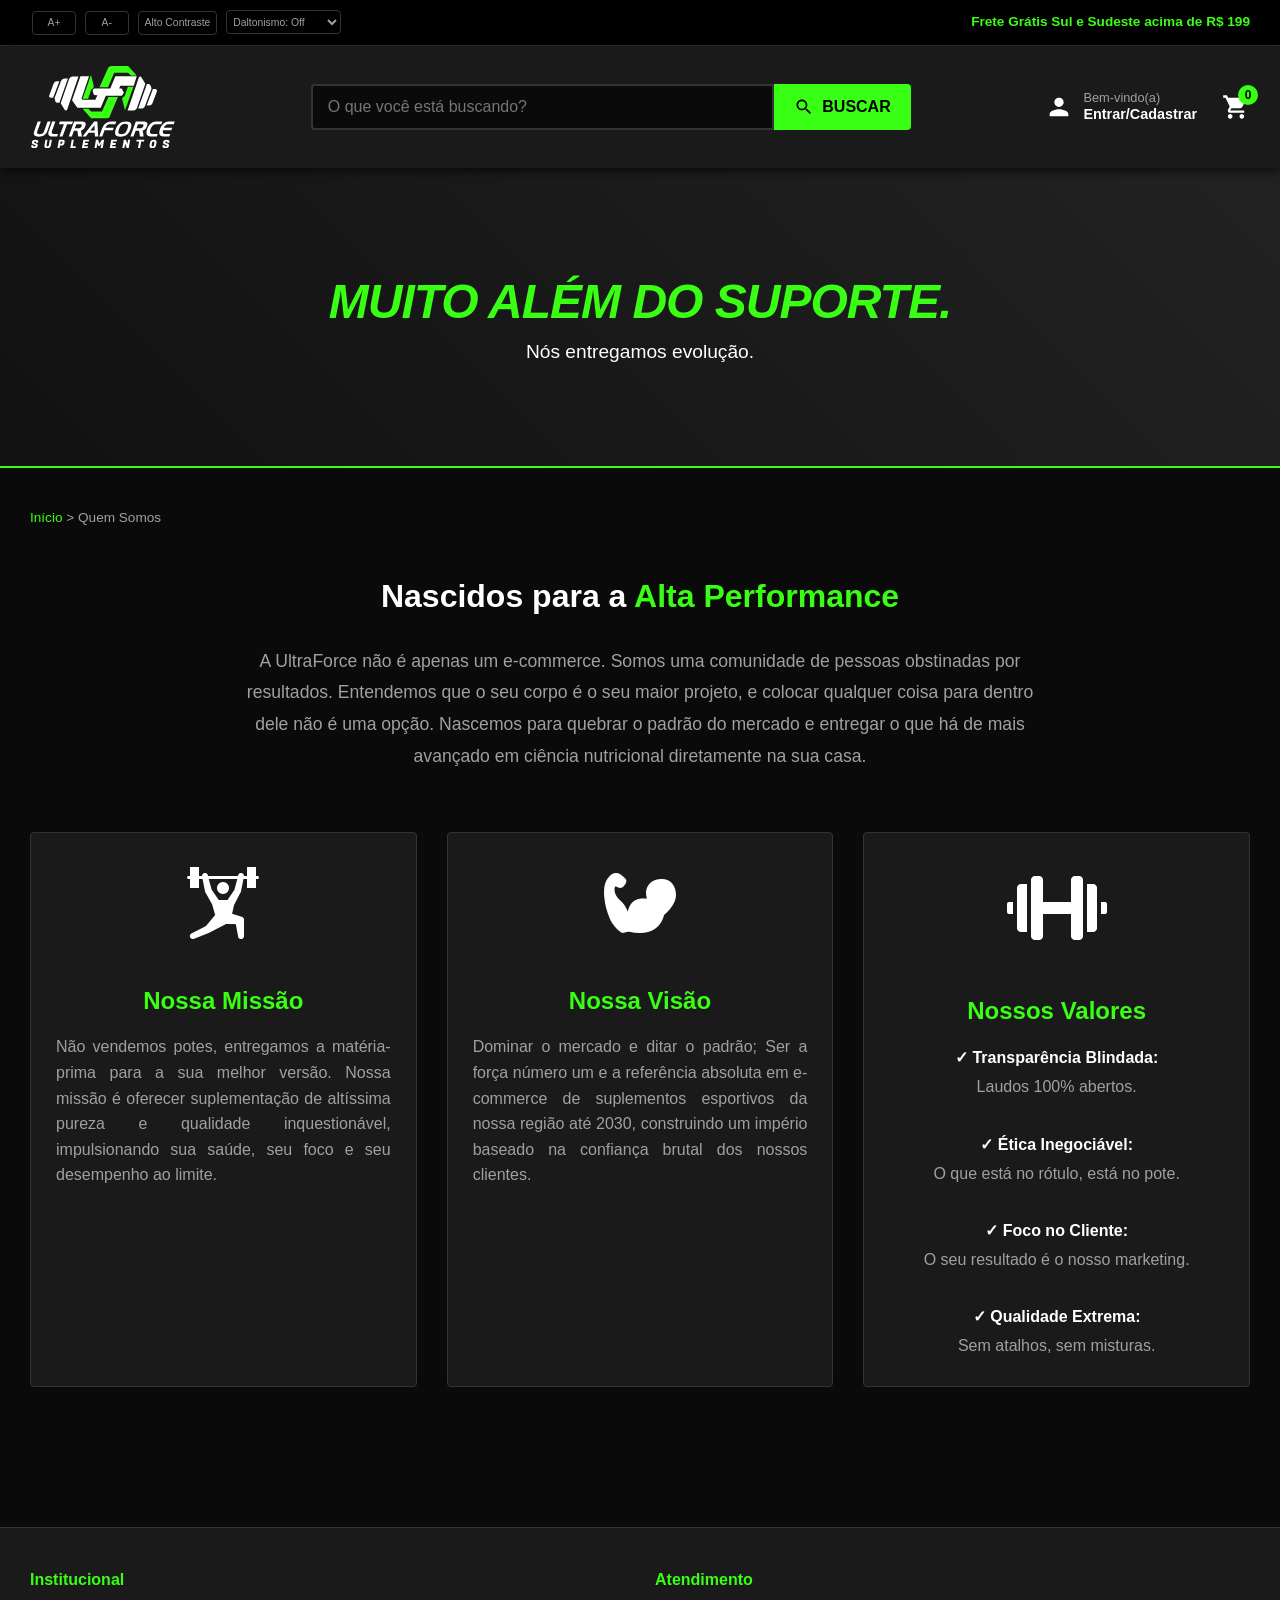
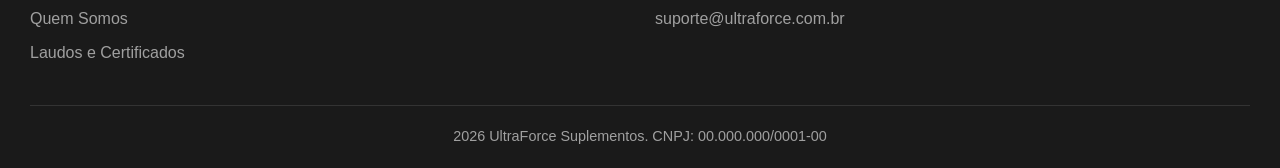
<file: Ultraforce site base/quem-somos.html>
<!DOCTYPE html>
<html lang="pt-BR">
<head>
    <meta charset="UTF-8">
    <meta name="viewport" content="width=device-width, initial-scale=1.0">
    <title>Quem Somos | UltraForce</title>
    <link rel="stylesheet" href="style.css">
</head>
<body>
<a href="#main-content" class="skip-link">Ir para o conteúdo principal</a>

    <header class="main-header sticky-header" role="banner">
        <div class="container header-grid">
            <div class="logo">
                
                <a href="index.html" aria-label="ULTRAFORCE Suplementos - Página Inicial">
                    
                <svg xmlns="http://www.w3.org/2000/svg" viewBox="0 0 1700.79 954.93" class="logo-svg" aria-hidden="true" focusable="false">
                    <path d="M564.23,122.15H497.09c-18.79,0-35.65,12.86-42.44,32.36l-97,278.85,46,76.18c7.56,12.52,24.67,10.34,29.49-3.76Z" fill="var(--text-color)"/>
                    <path d="M342.4,429.32,441,144.75H408.65a51.81,51.81,0,0,0-48.44,33.43L287.55,369.69a19.39,19.39,0,0,0-.38,12.65l8.37,26.79A28.77,28.77,0,0,0,323,429.32Z" fill="var(--text-color)"/>
                    <path d="M269.28,371.08l72.59-192.59H314.8a43,43,0,0,0-40.29,28L223.6,343.14A20.71,20.71,0,0,0,243,371.08Z" fill="var(--text-color)"/>
                    <path d="M1136.55,517.77h67.14c18.8,0,35.66-12.86,42.44-32.36l97-278.86-46-76.18c-7.56-12.51-24.67-10.33-29.49,3.77Z" fill="var(--text-color)"/>
                    <path d="M1362,210.59,1259.75,495.17h32.39a51.82,51.82,0,0,0,48.44-33.43l72.66-191.51a19.39,19.39,0,0,0,.37-12.65l-8.37-26.79a28.76,28.76,0,0,0-27.46-20.2Z" fill="var(--text-color)"/>
                    <path d="M1431.5,268.84l-72.58,192.59H1386a43,43,0,0,0,40.3-28l50.9-136.64a20.7,20.7,0,0,0-19.4-27.93Z" fill="var(--text-color)"/>

                    <path d="M1139.94,242.44l-38.33,111.15s-36.37,8.14-24.74,45.17l29.36,117.87,98.59-274.19Z" fill="var(--primary-color)"/>
                    <path d="M1023.65,360.54s-68.11,167.29-96,229.39a32.49,32.49,0,0,1-29.82,19.16l-185.73-1-100-109,68.15,0,31,31.48H838.43l74.3-170Z" fill="var(--primary-color)"/>
                    <path d="M810.36,248.55s72.88-167,100.77-229.07C916.4,7.76,944-.07,956.84,0l185.73,1,100,109.05-68.14,0-31-31.48H980l-71,170Z" fill="var(--primary-color)"/>
                    <path d="M676.94,380l38.34-111.14s36.36-8.15,24.73-45.17L710.65,105.78,612.06,380Z" fill="var(--primary-color)"/>

                    <path d="M754.15,261.89H934.42l59.9-142.09h248.29L1208.4,231.45H1051.86l-13.08,30.17H1068l24.13,45.94-12.48,27.15a22.46,22.46,0,0,1-20.41,13.09H883.31l-59.81,137H551.65l-62-84.81,97.87-280.2h100L599.49,378.33l12.33,14.05H760.43L785,339.58l-39.79-.84-14.83-43.67A25.1,25.1,0,0,1,754.15,261.89Z" fill="var(--text-color)"/>

                    <path d="M126.28,647.76,84.12,763.59q-5.34,14.67,1.89,22.9t26.13,8.22q18.67,0,31.9-8.22a44,44,0,0,0,18.56-22.9l42.16-115.83h36.46L198.57,764.92a74.93,74.93,0,0,1-14.8,24.79,92.61,92.61,0,0,1-22.53,18.23,109.39,109.39,0,0,1-28,11.34,126.4,126.4,0,0,1-31.43,3.89,96.55,96.55,0,0,1-28.7-3.89Q60.6,815.4,53.19,807.94a33.15,33.15,0,0,1-9.26-18.23q-1.86-10.77,3.25-24.79L89.82,647.76Z" fill="var(--text-color)"/>
                    <path d="M234.05,817.39a31.31,31.31,0,0,1-15.12-10.67q-5.56-7.34-6-19.34t5.9-29.35L259,647.76h36.46L256.21,755.59a40,40,0,0,0-2.73,14.22A22.29,22.29,0,0,0,256.4,781a18.77,18.77,0,0,0,8.4,7.45q5.58,2.67,14,2.67h47.57l-10.76,29.56h-60A65.4,65.4,0,0,1,234.05,817.39Z" fill="var(--text-color)"/>
                    <path d="M500.21,647.76l-10.76,29.57H431.2L379,820.72H342.55l52.19-143.39h-58l10.76-29.57Z" fill="var(--text-color)"/>
                    <path d="M511.81,752.7l-24.76,68H450.59l63-173H612a59.07,59.07,0,0,1,19.92,3,26,26,0,0,1,12.83,9.34q4.47,6.35,4.54,16.23t-5,23.9q-5.41,14.89-12.71,24.23a80.1,80.1,0,0,1-14.5,14.79,57,57,0,0,1-13.54,7.89,86.77,86.77,0,0,1-10,3.33l11.55,70.25H561.75l-10.36-68Zm10-27.35h42.68a54,54,0,0,0,11.08-1.11A32.05,32.05,0,0,0,594,713a39.17,39.17,0,0,0,6.36-11.67q2.51-6.89,2.1-11.56a12,12,0,0,0-3.07-7.45,14.51,14.51,0,0,0-7.15-3.89,42.88,42.88,0,0,0-10.26-1.11H539.24Z" fill="var(--text-color)"/>
                    <path d="M747.42,647.76h36.91l10,173h-38.9l-1.61-42H682.64l-32.19,42h-38.9Zm-44,103.82h49.35L750.5,690Z" fill="var(--text-color)"/>
                    <path d="M993.43,677.33H938.52a89.55,89.55,0,0,0-16.24,1.56A52.37,52.37,0,0,0,905.83,685a57.78,57.78,0,0,0-15.18,13q-7.2,8.44-12.13,22h96.71l-10.36,28.45h-96.7l-26.3,72.25H805.41l32.69-89.81a194.73,194.73,0,0,1,15.73-33.46,108.52,108.52,0,0,1,21.67-26.23A93.88,93.88,0,0,1,904.56,654q16.49-6.22,37.61-6.23h62Z" fill="var(--text-color)"/>
                    <path d="M1016,699.34a113.74,113.74,0,0,1,24-28.23,106.65,106.65,0,0,1,33.33-18.9q19.18-6.88,44.75-6.89,25.35,0,39.51,6.89t19.58,18.9q5.4,12,3.39,28.23a160.43,160.43,0,0,1-8.81,34.9,197.93,197.93,0,0,1-16.51,34.69,114.17,114.17,0,0,1-24,28.23,108.51,108.51,0,0,1-33.38,19q-19.21,7-44.56,7-25.57,0-39.69-7t-19.54-19q-5.41-12-3.4-28.23a159.87,159.87,0,0,1,8.74-34.69A199.06,199.06,0,0,1,1016,699.34Zm64-20.45a61.26,61.26,0,0,0-19.49,13.56A77.65,77.65,0,0,0,1047,711.79a219,219,0,0,0-9.62,22.45,194.24,194.24,0,0,0-6.73,22.46q-2.52,10.89-.59,19.34a21.66,21.66,0,0,0,9.63,13.56q7.69,5.11,23.93,5.11t27.53-5.11A61.6,61.6,0,0,0,1110.57,776a77.91,77.91,0,0,0,13.49-19.34,218.17,218.17,0,0,0,9.61-22.46,191.58,191.58,0,0,0,6.73-22.45q2.52-10.89.59-19.34a21.74,21.74,0,0,0-9.51-13.56q-7.59-5.11-23.82-5.12T1080,678.89Z" fill="var(--text-color)"/>
                    <path d="M1230.33,752.7l-24.76,68h-36.46l63-173h98.48a59.07,59.07,0,0,1,19.92,3,26,26,0,0,1,12.83,9.34q4.47,6.35,4.54,16.23t-5,23.9q-5.41,14.89-12.71,24.23a80.1,80.1,0,0,1-14.5,14.79,57,57,0,0,1-13.54,7.89,86.77,86.77,0,0,1-10,3.33l11.55,70.25h-43.35l-10.36-68Zm10-27.35H1283a54,54,0,0,0,11.08-1.11A32.05,32.05,0,0,0,1312.47,713a39,39,0,0,0,6.36-11.67q2.51-6.89,2.1-11.56a12,12,0,0,0-3.07-7.45,14.51,14.51,0,0,0-7.15-3.89,42.88,42.88,0,0,0-10.26-1.11h-42.69Z" fill="var(--text-color)"/>
                    <path d="M1529.21,677.33h-62.47q-22.46,0-37.54,14.56T1404,734.24q-10.12,27.79-5.64,42.36t26.94,14.56h62.47L1477,820.72h-73.14q-35.13,0-45.27-22.23t5.16-64.25q15.29-42,41.61-64.24t61.45-22.24H1540Z" fill="var(--text-color)"/>
                    <path d="M1645.82,748.47h-97.38q-5.13,22.68.89,32.68t24.93,10H1633l-10.76,29.56h-68.7q-35.13,0-45.26-22.23t5.15-64.25q15.3-42,41.62-64.24t61.45-22.24h68.69l-10.76,29.57h-58.69a82.73,82.73,0,0,0-13,1.11,42.24,42.24,0,0,0-14.28,5.34,60.07,60.07,0,0,0-14.77,12.78q-7.44,8.57-14.87,23.46h97.38Z" fill="var(--text-color)"/>

                    <path d="M38.85,927.59q0,9.2,13.27,9.2t13.28-8.27c0-2.93-1.52-5.34-4.54-7.2a44.34,44.34,0,0,0-11-4.67q-6.48-1.87-12.94-4.34a27,27,0,0,1-11-7.73,19.44,19.44,0,0,1-4.53-13.14Q21.38,858,64.46,858q15.75,0,23.81,5.93t8.07,16.48a26.93,26.93,0,0,1-1,7.4,16.64,16.64,0,0,1-2.06,5l-1.07,1.6H68.6a10.75,10.75,0,0,0,2.93-7.73q0-8.67-11.34-8.67Q45.93,878,45.92,887q0,4.53,4.54,7.2a39.57,39.57,0,0,0,11,4.2,134.26,134.26,0,0,1,13,3.8,25.49,25.49,0,0,1,11.07,7.54q4.53,5.26,4.53,13.67,0,16.95-10.13,25.15t-31.22,8.2q-21.07,0-28.81-7.47-5.73-5.6-5.73-15.47a45.11,45.11,0,0,1,.8-8.14l.4-2.13h24l-.27,1.6A12.23,12.23,0,0,0,38.85,927.59Z" fill="var(--text-color)"/>
                    <path d="M230.07,947.93q-10.6,8.87-29.95,8.87t-26.81-8.94Q168,941.72,168,930.92A58.19,58.19,0,0,1,169,920.38l10.8-61.49h24l-10.8,61a43.39,43.39,0,0,0-.53,6.94q0,9.33,11.2,9.33,6.67,0,10.67-3.46T220,919.85l10.8-61h24L244,920.38Q240.67,939.07,230.07,947.93Z" fill="var(--text-color)"/>
                    <path d="M365.12,925.72H349.25l-5.2,29.21H320l16.94-96h40.68q15.07,0,21.48,6.94,4.67,5.34,4.67,13.6a33.82,33.82,0,0,1-.54,5.87l-2.67,15.08q-2,11.07-11.73,18.2T365.12,925.72Zm4.14-46h-12l-4.4,25.21h11.87q10.93,0,12.68-9.74l.93-5.47a15.11,15.11,0,0,0,.27-3.2,7.15,7.15,0,0,0-2-4.4C375.26,880.5,372.81,879.7,369.26,879.7Z" fill="var(--text-color)"/>
                    <path d="M530,954.93H469.17l16.94-96h24l-13.21,75.23h36.82Z" fill="var(--text-color)"/>
                    <path d="M671.65,954.93h-67l16.94-96h67l-3.73,20.81h-43l-3.07,18h35.48l-3.74,20.81H635.1l-2.67,15.6h43Z" fill="var(--text-color)"/>
                    <path d="M793,858.89l14.28,46,30.68-46H863.2l-16.94,96H822.11l9.61-54.15-20.54,32.28H793.7l-9.07-32.28L775,954.93H751l16.94-96Z" fill="var(--text-color)"/>
                    <path d="M996.19,954.93h-67l16.95-96h67l-3.74,20.81H966.44l-3.07,18h35.48l-3.73,20.81H959.64L957,934.12h42.95Z" fill="var(--text-color)"/>
                    <path d="M1166.52,858.89l-16.8,96h-24.15l-16.8-52.55-9.07,52.55h-24.15l16.94-96h24.81L1133.84,908l8.67-49.09Z" fill="var(--text-color)"/>
                    <path d="M1327.66,879.7h-32.82l-13.2,75.23H1257.5l13.2-75.23h-33l3.74-20.81h89.9Z" fill="var(--text-color)"/>
                    <path d="M1441.31,858q32.14,0,32.14,26.27a52.71,52.71,0,0,1-.93,9.48l-4.67,26.67q-3.19,18.55-13.87,27.48t-30,8.94q-19.34,0-26.94-8.94-5.2-6.14-5.2-16.94a57.3,57.3,0,0,1,1.07-10.54l4.66-26.67Q1403.82,858,1441.31,858Zm-13.74,78.16q6.66,0,10.67-3.46t5.6-12.81l4.54-25.61a33.66,33.66,0,0,0,.4-4.8q0-10.82-10.94-10.81-13.74.27-16.41,15.61l-4.53,25.61a43.37,43.37,0,0,0-.54,6.94Q1416.36,936.12,1427.57,936.12Z" fill="var(--text-color)"/>
                    <path d="M1567.49,927.59q0,9.2,13.27,9.2t13.28-8.27c0-2.93-1.52-5.34-4.54-7.2a44.34,44.34,0,0,0-11-4.67q-6.48-1.87-12.94-4.34a26.91,26.91,0,0,1-11-7.73,19.44,19.44,0,0,1-4.53-13.14Q1550,858,1593.1,858q15.74,0,23.81,5.93t8.07,16.48a26.93,26.93,0,0,1-1,7.4,16.64,16.64,0,0,1-2.06,5l-1.07,1.6h-23.61a10.75,10.75,0,0,0,2.93-7.73q0-8.67-11.34-8.67-14.26,0-14.27,9.07,0,4.53,4.54,7.2a39.57,39.57,0,0,0,11,4.2,134.26,134.26,0,0,1,13,3.8,25.49,25.49,0,0,1,11.07,7.54q4.53,5.26,4.53,13.67,0,16.95-10.13,25.15t-31.22,8.2q-21.08,0-28.81-7.47-5.73-5.6-5.74-15.47a46,46,0,0,1,.8-8.14l.4-2.13h24l-.27,1.6A12.23,12.23,0,0,0,1567.49,927.59Z" fill="var(--text-color)"/>
                </svg>
                </a>
            </div>
            
            <form action="busca.html" class="search-container" role="search">
                <input type="text" placeholder="O que você está buscando?" aria-label="Buscar produtos" required>
                <button type="submit" class="btn-search" aria-label="Pesquisar">
                    <svg aria-hidden="true" width="20" height="20" fill="currentColor" viewBox="0 0 24 24"><path d="M15.5 14h-.79l-.28-.27C15.41 12.59 16 11.11 16 9.5 16 5.91 13.09 3 9.5 3S3 5.91 3 9.5 5.91 16 9.5 16c1.61 0 3.09-.59 4.23-1.57l.27.28v.79l5 4.99L20.49 19l-4.99-5zm-6 0C7.01 14 5 11.99 5 9.5S7.01 5 9.5 5 14 7.01 14 9.5 11.99 14 9.5 14z"/></svg>
                    BUSCAR
                </button>
            </form>

            <div class="user-actions">
                <a href="login.html" class="account-link">
                    <svg class="icon-svg" aria-hidden="true" width="28" height="28" fill="currentColor" viewBox="0 0 24 24"><path d="M12 12c2.21 0 4-1.79 4-4s-1.79-4-4-4-4 1.79-4 4 1.79 4 4 4zm0 2c-2.67 0-8 1.34-8 4v2h16v-2c0-2.66-5.33-4-8-4z"/></svg>
                    <div class="text">
                        <small>Bem-vindo(a)</small>
                        <strong>Entrar/Cadastrar</strong>
                    </div>
                </a>
                <a href="carrinho.html" class="btn-cart">
                    <svg class="icon-svg" aria-hidden="true" width="28" height="28" fill="currentColor" viewBox="0 0 24 24"><path d="M7 18c-1.1 0-1.99.9-1.99 2S5.9 22 7 22s2-.9 2-2-.9-2-2-2zM1 2v2h2l3.6 7.59-1.35 2.45c-.16.28-.25.61-.25.96 0 1.1.9 2 2 2h12v-2H7.42c-.14 0-.25-.11-.25-.25l.03-.12.9-1.63h7.45c.75 0 1.41-.41 1.75-1.03l3.58-6.49c.08-.14.12-.31.12-.48 0-.55-.45-1-1-1H5.21l-.94-2H1zm16 16c-1.1 0-1.99.9-1.99 2s.89 2 1.99 2 2-.9 2-2-.9-2-2-2z"/></svg>
                    <span class="cart-count">0</span>
                </a>
            </div>
        </div>
    </header>

    <main id="main-content">
        <section class="hero-banner" style="padding: 0;">
            <div class="banner-placeholder" style="height: 300px; border-radius: 0; border: none; border-bottom: 2px solid var(--primary-color);">
                <h1 style="color: var(--primary-color); font-size: 3rem; text-transform: uppercase; font-style: italic; letter-spacing: -1px;">Muito além do suporte.</h1>
                <p style="font-size: 1.2rem; color: #FFF;">Nós entregamos evolução.</p>
            </div>
        </section>

        <div class="container page-spacing">
            <nav aria-label="Breadcrumb" class="breadcrumb" style="margin-bottom: 40px;">
                <a href="index.html">Início</a> > <span>Quem Somos</span>
            </nav>

            <section style="max-width: 800px; margin: 0 auto 60px; text-align: center; line-height: 1.8;">
                <h2 style="font-size: 2rem; margin-bottom: 20px; color: var(--text-color);">Nascidos para a <span style="color: var(--primary-color);">Alta Performance</span></h2>
                <p style="color: var(--text-muted); font-size: 1.1rem;">
                    A UltraForce não é apenas um e-commerce. Somos uma comunidade de pessoas obstinadas por resultados. Entendemos que o seu corpo é o seu maior projeto, e colocar qualquer coisa para dentro dele não é uma opção. Nascemos para quebrar o padrão do mercado e entregar o que há de mais avançado em ciência nutricional diretamente na sua casa.
                </p>
            </section>

            <section style="display: grid; grid-template-columns: repeat(auto-fit, minmax(300px, 1fr)); gap: 30px; margin-bottom: 60px;">
                
                <div class="checkout-step" style="text-align: center; margin-bottom: 0;">
                    <div style="font-size: 3rem; margin-bottom: 15px;"><img src="img/missao.png"></div>
                    <h3 style="color: var(--primary-color); border-bottom: none; padding-bottom: 0; font-size: 1.5rem;">Nossa Missão</h3>
                    <p style="color: var(--text-muted); line-height: 1.6; margin-top: 15px; text-align: justify;">
                        Não vendemos potes, entregamos a matéria-prima para a sua melhor versão. Nossa missão é oferecer suplementação de altíssima pureza e qualidade inquestionável, impulsionando sua saúde, seu foco e seu desempenho ao limite.
                    </p>
                </div>

                <div class="checkout-step" style="text-align: center; margin-bottom: 0;">
                    <div style="font-size: 3rem; margin-bottom: 15px;"><img src="img/visao.png"></div>
                    <h3 style="color: var(--primary-color); border-bottom: none; padding-bottom: 0; font-size: 1.5rem;">Nossa Visão</h3>
                    <p style="color: var(--text-muted); line-height: 1.6; margin-top: 15px; text-align: justify;">
                        Dominar o mercado e ditar o padrão; Ser a força número um e a referência absoluta em e-commerce de suplementos esportivos da nossa região até 2030, construindo um império baseado na confiança brutal dos nossos clientes.
                    </p>
                </div>

                <div class="checkout-step" style="text-align: center; margin-bottom: 0;">
                    <div style="font-size: 3rem; margin-bottom: 15px;"><img src="img/valores.png"></div>
                    <h3 style="color: var(--primary-color); border-bottom: none; padding-bottom: 0; font-size: 1.5rem;">Nossos Valores</h3>
                    <ul style="color: var(--text-muted); line-height: 1.8; margin-top: 15px; text-align: center; display: inline-block;">
                        <li><strong style="color: #FFF;">✓ Transparência Blindada:<br></strong> Laudos 100% abertos.</li><br>
                        <li><strong style="color: #FFF;">✓ Ética Inegociável:<br></strong> O que está no rótulo, está no pote.</li><br>
                        <li><strong style="color: #FFF;">✓ Foco no Cliente:<br></strong> O seu resultado é o nosso marketing.</li><br>
                        <li><strong style="color: #FFF;">✓ Qualidade Extrema:<br></strong> Sem atalhos, sem misturas.</li>
                    </ul>
                </div>

            </section>
        </div>
    </main>

    <footer class="main-footer">
        <div class="container">
            <div class="footer-grid">
                <div>
                    <h4>Institucional</h4>
                    <ul>
                        <li><a href="quem-somos.html">Quem Somos</a></li>
                        <li><a href="#">Laudos e Certificados</a></li>
                    </ul>
                </div>
                <div>
                    <h4>Atendimento</h4>
                    <p>suporte@ultraforce.com.br</p>
                </div>
            </div>
            <div class="footer-bottom"><p>2026 UltraForce Suplementos. CNPJ: 00.000.000/0001-00</p></div>
        </div>
    </footer>

    <script src="script.js"></script>
</body>
</html>
</file>
<file: Ultraforce site base/style.css>
/* =========================================
   VARIÁVEIS BASE (Identidade UltraForce)
========================================= */
:root {
    --bg-color: #0A0A0A;
    --surface-color: #1A1A1A;
    --surface-hover: #222222;
    --text-color: #FFFFFF;
    --text-muted: #A0A0A0;
    --primary-color: #39FF14;
    --primary-hover: #32E612;
    --accent-color: #FF2A2A;
    --border-color: #333333;
    --border-radius: 4px;
    --font-base: 16px;
}

/* --- MODOS DE ACESSIBILIDADE (W3C / WCAG 2.1 AA) --- */
body.alto-contraste {
    --bg-color: #000000;
    --surface-color: #000000;
    --primary-color: #FFFF00;
    --primary-hover: #CCCC00;
    --accent-color: #FFFF00;
    --text-color: #FFFFFF;
    --text-muted: #FFFFFF;
    --border-color: #FFFFFF;
}

/* Deuteranopia: dificuldade com verde/vermelho — substitui verde por azul-ciano */
body.deuteranopia {
    --primary-color: #00AAFF;
    --primary-hover: #0088CC;
    --accent-color: #FF8C00;
}

/* Protanopia: ausência de vermelho — substitui verde por azul, vermelho por laranja */
body.protanopia {
    --primary-color: #0077EE;
    --primary-hover: #005BBB;
    --accent-color: #FF8C00;
}

/* Tritanopia: dificuldade com azul/amarelo — substitui verde por magenta */
body.tritanopia {
    --primary-color: #CC0077;
    --primary-hover: #AA0060;
    --accent-color: #FF6600;
}

/* =========================================
   RESET E BASE
========================================= */
* {
    margin: 0;
    padding: 0;
    box-sizing: border-box;
}

html {
    font-size: var(--font-base) !important;
}

body {
    font-family: 'Segoe UI', Roboto, Helvetica, Arial, sans-serif;
    background-color: var(--bg-color);
    color: var(--text-color);
    font-size: var(--font-base);
    line-height: 1.5;
    transition: background-color 0.3s, color 0.3s;
    
}

a { text-decoration: none; color: inherit; }
ul { list-style: none; }
button { font-family: inherit; cursor: pointer; border: none; }

/* WCAG 2.4.7 — Foco visível obrigatório em todos os elementos interativos */
:focus-visible {
    outline: 3px solid var(--primary-color);
    outline-offset: 3px;
    border-radius: 2px;
}

/* Skip-link para navegação por teclado (WCAG 2.4.1) */
.skip-link {
    position: absolute;
    top: -60px;
    left: 8px;
    background: var(--primary-color);
    color: #000;
    padding: 10px 18px;
    font-weight: 700;
    border-radius: var(--border-radius);
    z-index: 9999;
    text-decoration: none;
    transition: top 0.2s;
}
.skip-link:focus { top: 8px; }

.container {
    max-width: 1250px;
    margin: 0 auto;
    padding: 0 15px;
}

.sr-only {
    position: absolute; width: 1px; height: 1px; padding: 0; margin: -1px;
    overflow: hidden; clip: rect(0, 0, 0, 0); border: 0;
}

/* =========================================
   TOPO E ACESSIBILIDADE
========================================= */
.top-bar {
    background-color: #000000;
    border-bottom: 1px solid var(--border-color);
    font-size: 0.85rem;
}

.top-bar-content {
    display: flex;
    justify-content: space-between;
    align-items: center;
    padding: 5px 15px;
    flex-wrap: wrap;
}

.accessibility-bar button {
    background: transparent;
    color: var(--text-muted);
    border: 1px solid var(--border-color);
    padding: 0 10px;
    margin-right: 5px;
    border-radius: var(--border-radius);
    height: 32px;
    min-width: 44px; /* WCAG 2.5.5 — touch target mínimo */
    line-height: 1;
    display: inline-flex;
    align-items: center;
    justify-content: center;
    cursor: pointer;
}

.accessibility-bar button:hover, .accessibility-bar button:focus {
    color: var(--primary-color);
    border-color: var(--primary-color);
    outline: 2px solid var(--primary-color);
}

.shipping-notice {
    color: var(--primary-color);
    font-weight: 600;
}

/* =========================================
   HEADER PRINCIPAL E MENU
========================================= */
.main-header {
    background-color: var(--surface-color);
    padding: 20px 0;
}

.sticky-header {
    position: sticky;
    top: 0;
    z-index: 1000;
    box-shadow: 0 2px 10px rgba(0,0,0,0.8);
}

.header-grid {
    display: grid;
    grid-template-columns: auto 1fr auto;
    gap: 20px;
    align-items: center;
}

.logo h1 {
    color: var(--primary-color);
    font-size: 2rem;
    font-weight: 900;
    font-style: italic;
    letter-spacing: -1px;
}

/* Logo SVG inline — tamanho controlado aqui para ser responsivo */
.logo-svg {
    height: 82px;
    width: auto;
    display: block;
}

@media (max-width: 768px) {
    .logo-svg { height: 38px; }
}
.search-container {
    display: flex;
    width: 100%;
    max-width: 600px;
    margin: 0 auto;
}

/* =========================================
       MINIATURIZAÇÃO DA BARRA DE ACESSIBILIDADE 
    ========================================= */
    /* Esconde a palavra "Acessibilidade:" para ganhar muito espaço */
    .accessibility-bar > span {
        display: none !important;
    }

    /* Deixa os botões (A+, A-, Contraste) menores */
    .accessibility-bar button {
        height: 24px !important;
        font-size: 0.65rem !important;
        padding: 0 6px !important;
    }

    /* Deixa a caixa de Daltonismo fininha e limita a largura */
    #select-daltonism {
        height: 24px !important;
        font-size: 0.65rem !important;
        padding: 0 2px !important;
        max-width: 115px !important; /* Impede ela de empurrar os outros botões */
    }
    
    /* Garante que tudo fique em uma linha só, sem quebrar */
    .accessibility-bar {
        flex-wrap: nowrap !important;
        overflow-x: auto !important;
        padding: 5px 2px !important;
        gap: 4px !important;
    }

.search-container input {
    width: 100%;
    padding: 12px 15px;
    border: 2px solid var(--border-color);
    background-color: var(--bg-color);
    color: var(--text-color);
    border-radius: var(--border-radius) 0 0 var(--border-radius);
    font-size: 1rem;
    min-width: 0;
}

.search-container input:focus { border-color: var(--primary-color); outline: 3px solid var(--primary-color); outline-offset: 0; }

.btn-search {
    background-color: var(--primary-color);
    color: #000;
    padding: 0 20px;
    border-radius: 0 var(--border-radius) var(--border-radius) 0;
    font-weight: bold;
    display: flex;
    align-items: center;
    justify-content: center;
    gap: 8px;
    white-space: nowrap; 
}

/* Ações do Usuário (Conta e Carrinho) */
.user-actions { 
    display: flex; 
    align-items: center; 
    gap: 25px; 
}

.account-link { 
    display: flex; 
    align-items: center; 
    gap: 10px; 
    white-space: nowrap;
}

.icon-svg {
    color: var(--text-color);
}

.account-link .text { display: flex; flex-direction: column; line-height: 1.2; }
.account-link small { color: var(--text-muted); font-size: 0.8rem; }
.account-link strong { font-size: 0.9rem; }
.account-link:hover strong, .account-link:hover .icon-svg { color: var(--primary-color); }

.btn-cart {
    background: transparent;
    color: var(--text-color);
    position: relative;
    display: flex;
    align-items: center;
}

.btn-cart:hover .icon-svg { color: var(--primary-color); }

.cart-count {
    background-color: var(--primary-color);
    color: #000;
    font-size: 0.75rem;
    font-weight: bold;
    width: 20px; height: 20px;
    border-radius: 50%;
    display: flex; align-items: center; justify-content: center;
    position: absolute; top: -8px; right: -8px;
}

/* Menu Secundário */
.category-nav { background-color: var(--primary-color); }
.category-nav ul { display: flex; justify-content: space-between; overflow-x: auto; }
.category-nav a {
    display: block; padding: 12px 15px; color: #000;
    font-weight: 700; text-transform: uppercase; font-size: 0.9rem; white-space: nowrap;
}
.category-nav a:hover { background-color: rgba(0, 0, 0, 0.1); }

/* =========================================
   BANNERS E PLACEHOLDERS
========================================= */
.hero-banner { padding: 20px 0; }
.banner-placeholder {
    width: 100%; height: 350px;
    background: linear-gradient(45deg, #111, #222);
    border: 1px dashed var(--border-color);
    display: flex; flex-direction: column; align-items: center; justify-content: center;
    color: var(--text-muted); border-radius: var(--border-radius);
}

.secondary-banner-section, .supplement-boxes-section { padding: 40px 15px; }
.secondary-banner-placeholder, .supplement-boxes-placeholder {
    width: 100%; background-color: var(--surface-color);
    border: 1px dashed var(--border-color);
    display: flex; align-items: center; justify-content: center;
    color: var(--text-muted); border-radius: var(--border-radius); text-align: center;
}
.secondary-banner-placeholder { height: 150px; }
.supplement-boxes-placeholder { height: 300px; }

/* =========================================
   PRODUTOS (CARDS E GRID) - HOME
========================================= */
.products-section { padding: 40px 15px; }
.section-header {
    display: flex; justify-content: space-between; align-items: center;
    margin-bottom: 20px; border-bottom: 2px solid var(--border-color); padding-bottom: 10px;
}
.section-header h2 { font-size: 1.5rem; color: var(--text-color); }

.products-grid { display: grid; grid-template-columns: repeat(auto-fill, minmax(250px, 1fr)); gap: 20px; }
.top-5-grid { grid-template-columns: repeat(auto-fit, minmax(200px, 1fr)); }

.product-card {
    background-color: var(--surface-color); border: 1px solid var(--border-color);
    border-radius: var(--border-radius); padding: 15px;
    position: relative; display: flex; flex-direction: column; transition: all 0.2s;
}
.product-card:hover { border-color: var(--primary-color); box-shadow: 0 5px 15px rgba(57, 255, 20, 0.1); }

.product-badge {
    position: absolute; top: 10px; left: 10px; padding: 4px 8px;
    font-size: 0.75rem; font-weight: bold; border-radius: 3px; text-transform: uppercase; z-index: 2;
}
.product-badge.top-seller { background-color: #FFA500; color: #000; }

.product-image {
    width: 100%; height: 220px; background-color: var(--bg-color);
    display: flex; align-items: center; justify-content: center;
    color: var(--text-muted); margin-bottom: 15px;
}

.product-info { display: flex; flex-direction: column; flex-grow: 1; }
.product-title { font-size: 1rem; font-weight: normal; margin-bottom: 15px; flex-grow: 1; color: var(--text-color); }
.product-title:hover { color: var(--primary-color); }
.price-container { margin-bottom: 15px; }
.current-price { color: var(--primary-color); font-weight: 900; line-height: 1; margin-bottom: 5px; }
.current-price .currency { font-size: 1.2rem; }
.current-price .value { font-size: 2rem; }

.btn-buy {
    background-color: var(--primary-color); color: #000;
    width: 100%; padding: 12px; font-size: 1rem; font-weight: 900;
    border-radius: var(--border-radius); margin-top: auto; text-transform: uppercase;
}
.btn-buy:hover { background-color: var(--primary-hover); }
.btn-buy:focus-visible { outline: 3px solid #fff; outline-offset: 3px; }

/* =========================================
   CARROSSEL DE AVALIAÇÕES
========================================= */
.testimonials-section { margin: 40px 0; }
.testimonials-bg {
    background-color: #111;
    background-size: cover;
    background-position: center;
    background-attachment: fixed; /* Desativado no mobile via @media abaixo */
    position: relative;
    padding: 80px 0;
}
.testimonials-bg::before {
    content: ''; position: absolute; top: 0; left: 0; right: 0; bottom: 0;
    background: rgba(0, 0, 0, 0.7); z-index: 1;
}
.testimonials-bg .container { position: relative; z-index: 2; }

.testimonials-header { text-align: center; margin-bottom: 40px; color: #FFF; }
.ra-logo-placeholder { display: inline-block; color: var(--primary-color); font-weight: bold; margin-bottom: 15px; }

.carousel-wrapper { position: relative; display: flex; align-items: center; }
.carousel-track {
    display: flex; gap: 20px; overflow-x: auto; scroll-snap-type: x mandatory;
    scroll-behavior: smooth; padding: 10px 0;
    -ms-overflow-style: none; scrollbar-width: none;
}
.carousel-track::-webkit-scrollbar { display: none; }

.testimonial-card {
    background-color: #FFFFFF; color: #333333; border-radius: var(--border-radius);
    padding: 30px 25px; min-width: 300px; flex: 1; scroll-snap-align: start;
    position: relative; box-shadow: 0 4px 10px rgba(0,0,0,0.3);
    display: flex; flex-direction: column;
}

.quote-icon { font-size: 4rem; color: #E0E0E0; line-height: 1; font-family: serif; position: absolute; }
.quote-icon:not(.bottom) { top: 10px; left: 15px; }
.quote-icon.bottom { bottom: -10px; right: 15px; transform: rotate(180deg); }

.testimonial-card blockquote { font-size: 0.95rem; margin: 20px 0; font-style: italic; position: relative; z-index: 2; flex-grow: 1; }
.testimonial-card cite { font-weight: bold; font-size: 0.9rem; color: #000; }
.testimonial-card time { font-size: 0.8rem; color: #777; margin-bottom: 10px; }
.testimonial-card .stars { color: #FFD700; font-size: 1.2rem; letter-spacing: 2px; }

.carousel-btn {
    background: transparent; color: var(--primary-color); font-size: 1.5rem;
    border: none; padding: 10px; position: absolute; top: 50%; transform: translateY(-50%);
    z-index: 10; transition: transform 0.2s;
}
.carousel-btn:hover { transform: translateY(-50%) scale(1.2); }
.carousel-btn.prev { left: -40px; }
.carousel-btn.next { right: -40px; }

/* =========================================
   PÁGINAS DE LOGIN E CADASTRO
========================================= */
.auth-page { display: flex; align-items: center; justify-content: center; min-height: 100vh; background-color: var(--bg-color); }
.auth-container { width: 100%; max-width: 450px; padding: 20px; }
.auth-logo { text-align: center; margin-bottom: 30px; }
.auth-box { background-color: var(--surface-color); padding: 40px; border-radius: var(--border-radius); border: 1px solid var(--border-color); }
.auth-box h2 { text-align: center; margin-bottom: 25px; font-size: 1.5rem; }

.input-group { margin-bottom: 20px; }
.input-group label { display: block; margin-bottom: 8px; font-size: 0.9rem; color: var(--text-muted); }
.input-group input { width: 100%; padding: 12px; background-color: var(--bg-color); border: 1px solid var(--border-color); color: #FFF; border-radius: var(--border-radius); }
.input-group input:focus { border-color: var(--primary-color); outline: 3px solid var(--primary-color); outline-offset: 0; }

.auth-actions { display: flex; justify-content: space-between; align-items: center; margin-bottom: 25px; font-size: 0.85rem; color: var(--text-muted); }
.forgot-pass { color: var(--primary-color); }
.forgot-pass:hover { text-decoration: underline; }
.auth-footer { text-align: center; margin-top: 25px; font-size: 0.9rem; color: var(--text-muted); }
.auth-footer a { color: var(--primary-color); font-weight: bold; }

.social-login { display: flex; flex-direction: column; gap: 10px; margin-bottom: 20px; }
.btn-social { padding: 12px; border-radius: var(--border-radius); font-weight: bold; color: #FFF; border: 1px solid var(--border-color); }
.btn-social.google { background-color: #DB4437; }
.btn-social.apple { background-color: #000; border-color: #555; }
.divider { text-align: center; margin: 20px 0; position: relative; }
.divider::before { content: ""; position: absolute; left: 0; top: 50%; width: 100%; height: 1px; background: var(--border-color); z-index: 1; }
.divider span { background-color: var(--surface-color); padding: 0 10px; position: relative; z-index: 2; font-size: 0.85rem; color: var(--text-muted); }
.error-message { color: var(--accent-color); text-align: center; margin-bottom: 15px; font-size: 0.9rem; font-weight: bold; }

/* =========================================
   PÁGINA INTERNA (PRODUTOS E BUSCA)
========================================= */
.page-spacing { padding: 40px 15px; }
.breadcrumb { margin-bottom: 20px; font-size: 0.85rem; color: var(--text-muted); }
.breadcrumb a { color: var(--primary-color); }
.breadcrumb a:hover { text-decoration: underline; }

/* Busca */
.search-header { margin-bottom: 30px; border-bottom: 1px solid var(--border-color); padding-bottom: 15px; }
.search-term { color: var(--primary-color); font-style: italic; }
.search-layout { display: grid; grid-template-columns: 250px 1fr; gap: 30px; }
.search-filters { background-color: var(--surface-color); padding: 20px; border-radius: var(--border-radius); align-self: start; }
.filter-group { margin-top: 20px; }
.filter-group fieldset { border: none; padding: 0; margin: 0; }
.filter-group legend { color: var(--text-muted); font-size: 0.9rem; text-transform: uppercase; font-weight: bold; margin-bottom: 10px; }
.filter-group label { display: block; margin-bottom: 8px; font-size: 0.9rem; cursor: pointer; }

/* Produto Individual */
.product-details-layout { display: grid; grid-template-columns: 1fr 1fr; gap: 50px; margin-bottom: 50px; }
.main-image-placeholder { height: 400px; background-color: var(--surface-color); display: flex; align-items: center; justify-content: center; border-radius: var(--border-radius); border: 1px solid var(--border-color); margin-bottom: 15px; color: var(--text-muted); }
.thumbnail-list { display: flex; gap: 10px; }
.thumb { width: 80px; height: 80px; background-color: var(--surface-color); border: 1px solid var(--border-color); display: flex; align-items: center; justify-content: center; border-radius: var(--border-radius); cursor: pointer; color: var(--text-muted); font-size: 0.8rem; }
.thumb:hover { border-color: var(--primary-color); }

.product-buy-info h1 { font-size: 1.8rem; margin-bottom: 10px; line-height: 1.2; }
.price-box { background-color: var(--surface-color); padding: 20px; border-radius: var(--border-radius); margin: 20px 0; border: 1px solid var(--border-color); }
.old-price { color: var(--text-muted); font-size: 0.9rem; text-decoration: line-through; display: block; margin-bottom: 4px; }
.pix-text { font-size: 1rem; color: var(--text-color); font-weight: normal; }
.installments { color: var(--text-muted); font-size: 0.9rem; margin-top: 5px; }

.form-select { width: 100%; padding: 12px; background-color: var(--bg-color); color: #FFF; border: 1px solid var(--border-color); border-radius: var(--border-radius); margin-top: 8px; margin-bottom: 20px; }
.btn-large { padding: 18px; font-size: 1.2rem; margin-bottom: 20px; }

.shipping-calculator { border-top: 1px solid var(--border-color); padding-top: 20px; margin-top: 10px; }
.cep-input-group { display: flex; margin-top: 10px; }
.cep-input-group input { flex-grow: 1; padding: 10px; background: var(--bg-color); border: 1px solid var(--border-color); color: #FFF; border-radius: var(--border-radius) 0 0 var(--border-radius); }
.btn-calc { padding: 0 20px; background: #333; color: #FFF; border-radius: 0 var(--border-radius) var(--border-radius) 0; font-weight: bold; }
.btn-calc:hover { background: var(--primary-color); color: #000; }

.product-tech-info { margin-top: 40px; }
.tech-tabs { display: flex; border-bottom: 2px solid var(--border-color); }
.tech-tabs button { background: transparent; color: var(--text-muted); padding: 15px 30px; font-size: 1rem; font-weight: bold; }
.tech-tabs button.tab-active,
.tech-tabs button[aria-selected="true"] { color: var(--primary-color); border-bottom: 2px solid var(--primary-color); margin-bottom: -2px; }
.tab-content { padding: 30px 0; line-height: 1.8; color: #CCC; }
.tab-panel[hidden] { display: none; }
.btn-laudo { color: var(--primary-color); border: 1px solid var(--primary-color); border-radius: var(--border-radius); background: transparent; text-decoration: none; }
.btn-laudo:hover { background: var(--primary-color); color: #000; }

/* =========================================
   FOOTER E RESPONSIVIDADE
========================================= */
.main-footer {
    background-color: var(--surface-color); border-top: 1px solid var(--border-color);
    padding: 40px 0 20px; margin-top: 40px;
}
.footer-grid { display: grid; grid-template-columns: repeat(auto-fit, minmax(200px, 1fr)); gap: 30px; margin-bottom: 30px; }
.footer-grid h4 { color: var(--primary-color); margin-bottom: 15px; }
.footer-grid ul li { margin-bottom: 10px; }
.footer-grid ul li a { color: var(--text-muted); }
.footer-grid ul li a:hover { color: var(--text-color); }
.footer-grid p { color: var(--text-muted); margin-bottom: 10px; }
.footer-bottom { text-align: center; padding-top: 20px; border-top: 1px solid var(--border-color); color: var(--text-muted); font-size: 0.9rem; }

/* Ajustes para Telas Menores (Celulares e Tablets) */
@media (max-width: 768px) {
    .header-grid { grid-template-columns: 1fr; text-align: center; gap: 15px; }
    .search-container { max-width: 100%; }
    .user-actions { justify-content: center; flex-wrap: wrap;}
    .top-bar-content { justify-content: center; gap: 10px; }

    /* Carrossel — botões mais próximos em telas pequenas */
    .carousel-btn.prev { left: -10px; }
    .carousel-btn.next { right: -10px; }
    .carousel-track { padding: 10px 20px; }

    /* Fix iOS Safari — background-attachment:fixed quebra no mobile */
    .testimonials-bg { background-attachment: scroll; }

    /* Busca e produto */
    .search-layout { grid-template-columns: 1fr; }
    .product-details-layout { grid-template-columns: 1fr; gap: 30px; }
    .tech-tabs { flex-wrap: wrap; }
    .tech-tabs button { padding: 15px; width: 100%; border-bottom: 1px solid var(--border-color); }
}

/* CSS do Carrinho e Checkout */
.cart-layout, .checkout-layout { display: grid; grid-template-columns: 2fr 1fr; gap: 30px; }
.cart-item { display: flex; align-items: center; justify-content: space-between; background: var(--surface-color); padding: 15px; border-radius: var(--border-radius); border: 1px solid var(--border-color); margin-bottom: 15px;}
.cart-summary, .checkout-step { background: var(--surface-color); padding: 25px; border-radius: var(--border-radius); border: 1px solid var(--border-color); }
.cart-summary h3 { margin-bottom: 20px; border-bottom: 1px solid var(--border-color); padding-bottom: 10px; }
.summary-line { display: flex; justify-content: space-between; margin-bottom: 15px; color: var(--text-muted); }
.summary-line.total { font-size: 1.3rem; font-weight: bold; color: #FFF; border-top: 1px solid var(--border-color); padding-top: 15px; }
.cep-input-group { display: flex; margin-top: 10px; }
.cep-input-group input { flex-grow: 1; padding: 10px; background: var(--bg-color); border: 1px solid var(--border-color); color: #FFF; border-radius: var(--border-radius) 0 0 var(--border-radius); }
.btn-calc { padding: 0 20px; background: #333; color: #FFF; border-radius: 0 var(--border-radius) var(--border-radius) 0; font-weight: bold; }
.btn-calc:hover { background: var(--primary-color); color: #000; }
.shipping-result { margin-top: 15px; font-size: 0.9rem; display: none; }
@media (max-width: 768px) { .cart-layout, .checkout-layout { grid-template-columns: 1fr; } }

/* =========================================
   FORÇAR ACESSIBILIDADE (REM) NOS PRODUTOS E BANNERS
========================================= */
.product-title {
    font-size: 1.1rem;
}

.price-container .current-price .value {
    font-size: 1.8rem;
}

.price-container .current-price .currency,
.price-container .old-price,
.installments {
    font-size: 0.9rem;
}

.product-badge {
    font-size: 0.8rem;
}

.btn-buy, .btn-search, .btn-calc {
    font-size: 1rem;
}

.section-header h2 {
    font-size: 1.8rem;
}

.search-header h2 {
    font-size: 1.5rem;
}

.search-header p, .filter-group label, .filter-group legend {
    font-size: 1rem;
}

.secondary-banner-section h2 {
    font-size: 2.2rem;
}

.secondary-banner-section p {
    font-size: 1.1rem;
}

/* =========================================
   LOGO SVG ESTÁTICO NO HERO BANNER
========================================= */

/* Posiciona o logo fixo do lado esquerdo do banner */
.hero-floating-logo {
    position: absolute;
    top: 50%; /* Alinha verticalmente pelo meio */
    left: 8%; /* Ajuste a distância da borda esquerda (8% é um bom respiro) */
    transform: translateY(-50%); /* Centraliza perfeitamente no eixo Y */
    width: 250px; /* Tamanho final do logo */
    max-width: 40%;
    z-index: 10;
    pointer-events: none; /* Garante que ele é só visual, sem atrapalhar cliques */
}

/* Responsividade: Diminui o tamanho do logo no celular para não cobrir a tela */
@media (max-width: 768px) {
    .hero-floating-logo {
        width: 120px;
        left: 5%; 
    }
}

/* =========================================
   SISTEMA DE BANNERS RESPONSIVOS
========================================= */
/* =========================================
   SISTEMA DE BANNERS RESPONSIVOS
========================================= */
.responsive-banner {
    width: 100%;
    height: auto;
    object-fit: cover; /* Voltamos para o cover para preencher a tela toda */
    border-radius: var(--border-radius);
    display: block;
}

/* Tamanhos máximos para PC */
.hero-img { 
    max-height: 500px; 
    object-position: center; 
}

.promo-img { 
    max-height: 250px; 
    object-position: center; /* Garante que o navegador não corte o meio da imagem */
}

/* Trava global para evitar vazamento horizontal (a barra branca lateral) */
html, body {
    overflow-x: hidden;
    width: 100%;
}

/* =========================================
   MOBILE COMPACTO: LOGO AJUSTADO E SEM SOBREPOSIÇÃO
========================================= */
@media (max-width: 768px) {
    /* Ajuste dos Banners no Celular */
    .hero-img { max-height: 250px !important; }
    .promo-img { max-height: 100px !important; }
    
    .hero-floating-logo {
        width: 100px !important;
        left: 5% !important;
    }

    /* 1. BARRA DE ACESSIBILIDADE */
    #top-bar-acessibilidade {
        display: block !important;
        position: relative !important;
        background-color: #000 !important;
        z-index: 1001;
    }

    /* 2. HEADER */
    .main-header.sticky-header {
        position: sticky !important;
        top: 0 !important;
        height: 60px !important;
        padding: 0 10px !important;
        background-color: #1A1A1A !important;
        z-index: 1000;
        display: flex !important;
        align-items: center !important;
    }

    /* 3. LOGO UF */
    .logo-svg {
        height: 30px !important;
        width: auto !important;
        margin: 0 !important;
    }

    /* 4. GRID */
    .header-grid {
        display: flex !important;
        flex-direction: row !important;
        justify-content: space-between !important;
        align-items: center !important;
        width: 100% !important;
    }

    /* 5. CATEGORIAS (BARRA VERDE) */
    .category-nav {
        height: 40px !important;
        display: flex !important;
        align-items: center !important;
        overflow-x: auto;
    }

    .category-nav ul {
        display: flex !important;
        padding: 0 10px !important;
        gap: 5px !important;
    }

    .category-nav a {
        padding: 8px 12px !important;
        font-size: 0.75rem !important;
    }

    /* 6. ICONES */
    .icon-svg {
        width: 24px !important;
        height: 24px !important;
    }

    .user-actions {
        gap: 15px !important;
    }

    .account-link .text, .search-container {
        display: none !important;
    }

    /* 7. RESET DE BODY */
    body {
        padding-top: 0 !important;
    }
}

/* Estilo do Dropdown de Daltonismo */
#select-daltonism {
    background-color: transparent;
    color: var(--text-muted);
    border: 1px solid var(--border-color);
    border-radius: var(--border-radius);
    padding: 0 5px;
    height: 26px;
    font-size: 0.75rem;
    outline: none;
    cursor: pointer;
}

#select-daltonism:hover, #select-daltonism:focus {
    color: var(--primary-color);
    border-color: var(--primary-color);
}

/* Cor de fundo das opções quando a caixa abre */
#select-daltonism option {
    background-color: var(--surface-color);
    color: #FFF;
}
</file>
